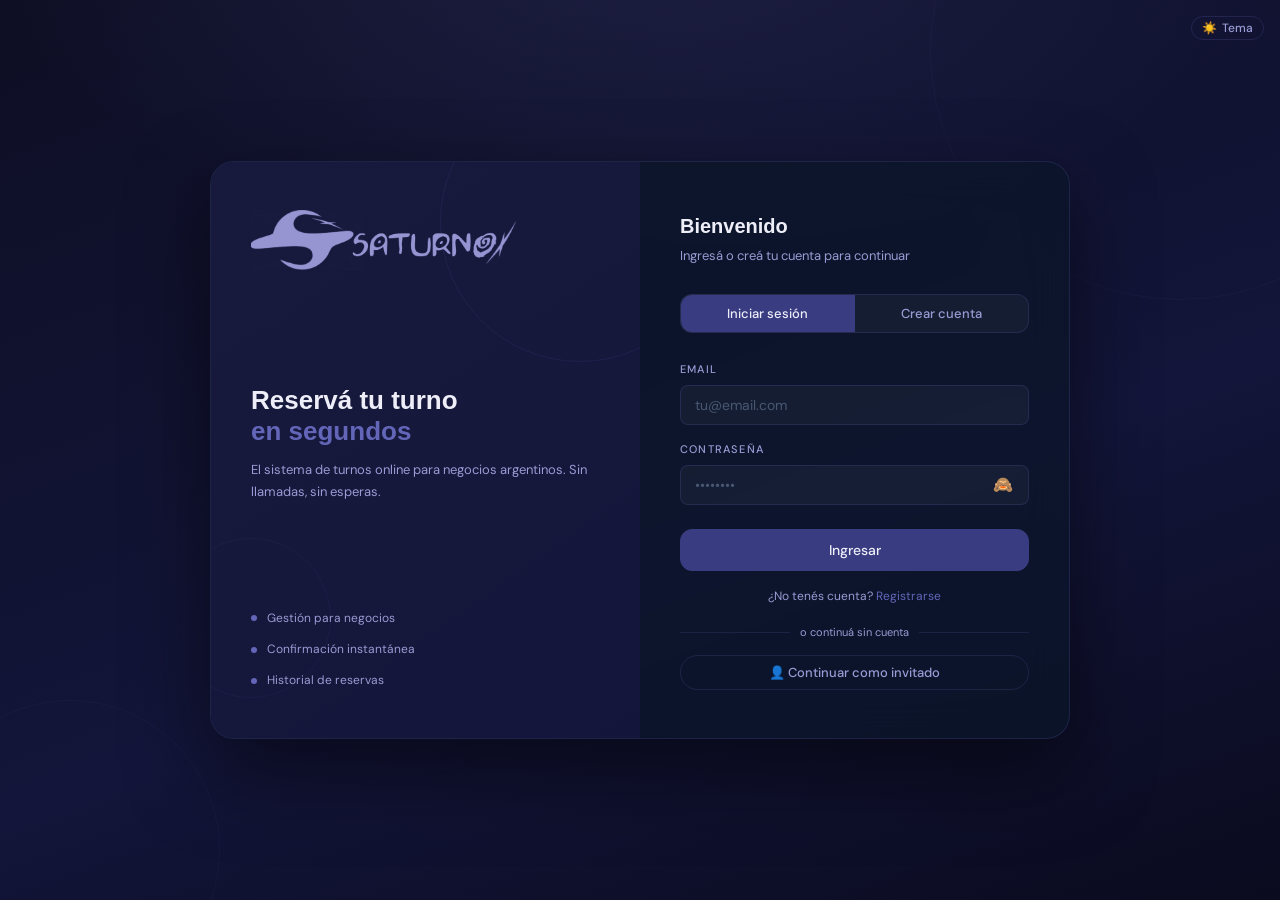
<file: index.html>
<!DOCTYPE html>
<html lang="es">
<head>
  <meta charset="UTF-8" />
  <meta name="viewport" content="width=device-width, initial-scale=1.0" />
  <title>SaturnoX – Iniciar sesión</title>
  <link rel="stylesheet" href="styles.css" />
  <style>
    body {
      display: flex;
      flex-direction: column;
      min-height: 100vh;
      background: radial-gradient(ellipse 80% 60% at 50% -10%, rgba(99,102,184,.18) 0%, transparent 65%),
                  linear-gradient(160deg, var(--navy) 0%, var(--navy2) 60%, var(--navy3) 100%);
    }
    [data-theme="light"] body {
      background: radial-gradient(ellipse 80% 60% at 50% -10%, rgba(99,102,184,.13) 0%, transparent 65%),
                  linear-gradient(160deg, #EEEEF8 0%, #E4E5F4 60%, #D8DAF0 100%);
    }

    /* HERO */
    .auth-layout {
      flex: 1;
      display: flex;
      align-items: center;
      justify-content: center;
      padding: 40px 20px;
      position: relative;
      overflow: hidden;
    }
    .ring {
      position: absolute;
      border-radius: 50%;
      border: 1px solid rgba(99,102,184,.06);
      pointer-events: none;
    }

    /* AUTH BOX */
    .auth-box {
      width: 100%;
      max-width: 860px;
      display: grid;
      grid-template-columns: 1fr 1fr;
      border: var(--border);
      border-radius: var(--r-xl);
      overflow: hidden;
      background: rgba(10,22,40,.7);
      backdrop-filter: blur(20px);
      box-shadow: 0 32px 80px rgba(0,0,0,.5);
    }

    /* LEFT PANEL */
    .auth-left {
      background: linear-gradient(145deg, var(--blue-900) 0%, var(--navy2) 100%);
      padding: 48px 40px;
      display: flex;
      flex-direction: column;
      justify-content: space-between;
      position: relative;
      overflow: hidden;
    }
    .auth-left::before {
      content: '';
      position: absolute;
      width: 280px; height: 280px;
      border-radius: 50%;
      border: 1px solid rgba(99,102,184,.12);
      top: -80px; right: -80px;
    }
    .auth-left::after {
      content: '';
      position: absolute;
      width: 160px; height: 160px;
      border-radius: 50%;
      border: 1px solid rgba(99,102,184,.08);
      bottom: 40px; left: -40px;
    }
    .auth-logo {
      font-family: var(--font-display);
      font-size: 18px; font-weight: 700;
      color: var(--blue-200);
      letter-spacing: -.5px;
      position: relative; z-index: 1;
    }
    .auth-logo span { color: var(--blue-400); }
    .auth-tagline {
      position: relative; z-index: 1;
    }
    .auth-tagline h1 {
      font-family: var(--font-display);
      font-size: 26px; font-weight: 700;
      color: var(--blue-50);
      line-height: 1.2;
      margin-bottom: 12px;
    }
    .auth-tagline h1 em { color: var(--blue-400); font-style: normal; }
    .auth-tagline p { font-size: 13px; color: var(--blue-200); line-height: 1.65; }
    .auth-features {
      position: relative; z-index: 1;
      display: flex; flex-direction: column; gap: 12px;
    }
    .feature-item {
      display: flex; align-items: center; gap: 10px;
      font-size: 12px; color: var(--blue-200);
    }
    .feature-dot {
      width: 6px; height: 6px;
      border-radius: 50%;
      background: var(--blue-400);
      flex-shrink: 0;
    }

    /* RIGHT PANEL */
    .auth-right {
      padding: 48px 40px;
      display: flex;
      flex-direction: column;
      justify-content: center;
    }
    .auth-right h2 {
      font-family: var(--font-display);
      font-size: 20px; font-weight: 700;
      color: var(--blue-50);
      margin-bottom: 4px;
    }
    .auth-right .sub {
      font-size: 13px; color: var(--blue-200);
      margin-bottom: 28px;
    }

    /* TABS */
    .tabs {
      display: flex; gap: 0;
      background: rgba(255,255,255,.04);
      border: var(--border);
      border-radius: var(--r-md);
      overflow: hidden;
      margin-bottom: 28px;
    }
    .tab-btn {
      flex: 1; padding: 10px 12px;
      background: transparent; border: none;
      font-family: var(--font-body);
      font-size: 13px; font-weight: 500;
      color: var(--blue-200);
      cursor: pointer; transition: all .2s;
    }
    .tab-btn.active {
      background: var(--blue-600);
      color: var(--blue-50);
    }

    /* FORM PANEL */
    .tab-panel { display: none; }
    .tab-panel.active { display: block; animation: slideDown .2s ease; }

    /* ROLE SELECTOR */
    .role-selector {
      display: grid; grid-template-columns: 1fr 1fr;
      gap: 8px; margin-bottom: 16px;
    }
    .role-card {
      padding: 12px 14px;
      border: var(--border);
      border-radius: var(--r-md);
      cursor: pointer;
      background: transparent;
      transition: all .2s;
      text-align: left;
    }
    .role-card:hover { background: var(--glass-h); border-color: rgba(99,102,184,.4); }
    .role-card.selected { background: rgba(57,60,128,.2); border-color: var(--blue-400); }
    .role-card .role-icon { font-size: 22px; margin-bottom: 6px; display: block; }
    .role-card .role-name {
      font-size: 13px; font-weight: 500; color: var(--blue-50); display: block;
    }
    .role-card .role-desc { font-size: 11px; color: var(--blue-200); }

    /* GLOBAL ERROR */
    .alert {
      padding: 10px 14px;
      border-radius: var(--r-sm);
      font-size: 13px;
      margin-bottom: 14px;
      display: none;
    }
    .alert.error { background: var(--red-bg); border: 1px solid var(--red-bd); color: var(--red); display: block; }
    .alert.success { background: var(--green-bg); border: 1px solid var(--green-bd); color: var(--green); display: block; }

    /* RESPONSIVE */
    @media (max-width: 700px) {
      .auth-layout { padding: 0; align-items: stretch; }
      .auth-box {
        grid-template-columns: 1fr;
        border-radius: 0;
        border-left: none; border-right: none;
        min-height: 100vh;
        box-shadow: none;
      }
      .auth-left { display: none; }
      .auth-right { padding: 40px 24px 32px; justify-content: flex-start; }
      .auth-right h2 { font-size: 24px; }
      .role-selector { grid-template-columns: 1fr 1fr; }
      .role-card { padding: 10px; }
      .form-row { grid-template-columns: 1fr; }
      .mobile-logo-wrap { display: block !important; }
    }
    @media (max-width: 400px) {
      .auth-right { padding: 32px 16px 24px; }
    }
    /* Mobile: solo ícono en el toggle */
    @media (max-width: 640px) {
      .theme-label { display: none; }
      .theme-toggle { padding: 6px 8px; width: 36px; height: 36px; justify-content: center; border-radius: 50%; }
    }
</style>
</head>
<body>

<!-- THEME TOGGLE (top-right fixed) -->
<div style="position:fixed;top:14px;right:16px;z-index:500;">
  <button class="theme-toggle" id="themeToggleBtn" onclick="toggleTheme()" title="Cambiar tema"><span id="themeIcon">🌙</span><span class="theme-label"> Tema</span></button>
</div>

<div class="auth-layout">
  <div class="ring" style="width:500px;height:500px;top:-200px;right:-150px;"></div>
  <div class="ring" style="width:300px;height:300px;bottom:-100px;left:-80px;"></div>

  <div class="auth-box">
    <!-- IZQUIERDA -->
    <div class="auth-left">
      <div class="auth-logo"><img id="logoAuth" src="saturnox.png" alt="SaturnoX" style="height:60px;width:auto;filter:brightness(1.1);align-items: center;" /></div>
      <div class="auth-tagline">
        <h1>Reservá tu turno<br><em>en segundos</em></h1>
        <p>El sistema de turnos online para negocios argentinos. Sin llamadas, sin esperas.</p>
      </div>
      <div class="auth-features">
        <div class="feature-item"><div class="feature-dot"></div>Gestión para negocios</div>
        <div class="feature-item"><div class="feature-dot"></div>Confirmación instantánea</div>
        <div class="feature-item"><div class="feature-dot"></div>Historial de reservas</div>
      </div>
    </div>

    <!-- DERECHA -->
    <div class="auth-right">
      <div style="display:none;margin-bottom:28px;" class="mobile-logo-wrap">
        <img id="logoMobile" src="saturnox.png" alt="SaturnoX" style="height:44px;width:auto;filter:brightness(1.1);" />
        <p style="font-size:12px;color:var(--blue-200);margin-top:8px;">El sistema de turnos online para negocios argentinos.</p>
      </div>
      <h2>Bienvenido</h2>
      <p class="sub">Ingresá o creá tu cuenta para continuar</p>

      <div class="tabs">
        <button class="tab-btn active" onclick="switchTab('login')">Iniciar sesión</button>
        <button class="tab-btn" onclick="switchTab('register')">Crear cuenta</button>
      </div>

      <!-- LOGIN -->
      <div class="tab-panel active" id="panel-login">
        <div class="alert" id="loginAlert"></div>
        <div class="form-group">
          <label class="form-label">Email</label>
          <input class="form-input" type="email" id="loginEmail" placeholder="tu@email.com" />
        </div>
        <div class="form-group">
          <label class="form-label">Contraseña</label>
          <div style="position:relative;">
            <input class="form-input" type="password" id="loginPass" placeholder="••••••••" style="padding-right:44px;" />
            <button type="button" onclick="togglePassVis('loginPass','eyeLogin')" style="position:absolute;right:12px;top:50%;transform:translateY(-50%);background:none;border:none;cursor:pointer;color:var(--blue-200);font-size:16px;padding:4px;line-height:1;" id="eyeLogin">🙈</button>
          </div>
        </div>
        <button class="btn primary lg full" onclick="doLogin()" style="margin-top:8px;">
          Ingresar
        </button>
        <p style="text-align:center;margin-top:16px;font-size:12px;color:var(--blue-200);">
          ¿No tenés cuenta? <a href="#" onclick="switchTab('register')" style="color:var(--blue-400);text-decoration:none;">Registrarse</a>
        </p>

        <!-- DIVISOR -->
        <div style="display:flex;align-items:center;gap:10px;margin:18px 0 4px;">
          <div style="flex:1;height:1px;background:rgba(99,102,184,.18);"></div>
          <span style="font-size:11px;color:var(--blue-200);white-space:nowrap;">o continuá sin cuenta</span>
          <div style="flex:1;height:1px;background:rgba(99,102,184,.18);"></div>
        </div>
        <button class="btn full" onclick="enterAsGuest()" style="margin-top:10px;color:var(--blue-200);border-color:rgba(99,102,184,.2);">
          👤 Continuar como invitado
        </button>
      </div>

      <!-- REGISTRO -->
      <div class="tab-panel" id="panel-register">
        <div class="alert" id="registerAlert"></div>

        <div style="margin-bottom:14px;">
          <div class="form-label" style="margin-bottom:8px;">Tipo de cuenta</div>
          <div class="role-selector">
            <div class="role-card selected" id="roleUser" onclick="selectRole('user')">
              <span class="role-icon">👤</span>
              <span class="role-name">Usuario</span>
              <span class="role-desc">Reservar turnos</span>
            </div>
            <div class="role-card" id="roleBiz" onclick="selectRole('business')">
              <span class="role-icon">🏪</span>
              <span class="role-name">Negocio</span>
              <span class="role-desc">Gestionar turnos</span>
            </div>
          </div>
        </div>

        <div class="form-row">
          <div class="form-group">
            <label class="form-label">Nombre</label>
            <input class="form-input" type="text" id="regName" placeholder="Juan" />
          </div>
          <div class="form-group">
            <label class="form-label">Apellido</label>
            <input class="form-input" type="text" id="regLast" placeholder="García" />
          </div>
        </div>
        <div class="form-group">
          <label class="form-label">Email</label>
          <input class="form-input" type="email" id="regEmail" placeholder="tu@email.com" />
        </div>
        <div class="form-group">
          <label class="form-label">Contraseña</label>
          <div style="position:relative;">
            <input class="form-input" type="password" id="regPass" placeholder="Mínimo 6 caracteres" oninput="checkPassStrength(this.value)" style="padding-right:44px;" />
            <button type="button" onclick="togglePassVis('regPass','eyeReg')" style="position:absolute;right:12px;top:50%;transform:translateY(-50%);background:none;border:none;cursor:pointer;color:var(--blue-200);font-size:16px;padding:4px;line-height:1;" id="eyeReg">🙈</button>
          </div>
          <div id="passStrengthWrap" style="margin-top:8px;display:none;">
            <div style="display:flex;gap:4px;margin-bottom:5px;">
              <div id="psBar1" style="flex:1;height:4px;border-radius:4px;background:rgba(99,102,184,.15);transition:background .3s;"></div>
              <div id="psBar2" style="flex:1;height:4px;border-radius:4px;background:rgba(99,102,184,.15);transition:background .3s;"></div>
              <div id="psBar3" style="flex:1;height:4px;border-radius:4px;background:rgba(99,102,184,.15);transition:background .3s;"></div>
              <div id="psBar4" style="flex:1;height:4px;border-radius:4px;background:rgba(99,102,184,.15);transition:background .3s;"></div>
            </div>
            <span id="passStrengthLabel" style="font-size:11px;font-weight:500;"></span>
          </div>
        </div>
        <button class="btn primary lg full" onclick="doRegister()" style="margin-top:8px;">
          Crear cuenta
        </button>
      </div>
    </div>
  </div>
</div>

<script src="app.js"></script>
<script>
  // ── TEMA ──
  function updateLogo(theme) {
    const src = theme === 'light' ? 'saturnoxdark.png' : 'saturnox.png';
    document.querySelectorAll('#logoAuth,#logoMobile').forEach(el => el && (el.src = src));
  }
  function initTheme() {
    const t = localStorage.getItem('sx_theme') || 'dark';
    document.documentElement.setAttribute('data-theme', t);
    updateThemeBtn(t);
    updateLogo(t);
  }
  function toggleTheme() {
    const cur = document.documentElement.getAttribute('data-theme') || 'dark';
    const next = cur === 'dark' ? 'light' : 'dark';
    document.documentElement.setAttribute('data-theme', next);
    localStorage.setItem('sx_theme', next);
    updateThemeBtn(next);
    updateLogo(next);
  }
  function updateThemeBtn(t) {
    const icon = document.getElementById('themeIcon');
    if (icon) icon.textContent = t === 'dark' ? '☀️' : '🌙';
  }
  initTheme();

  // ── INVITADO ──
  function enterAsGuest() {
    const guest = { id: 'guest_' + Date.now(), role: 'user', name: 'Invitado', lastName: '', isGuest: true };
    DB.setCurrentUser(guest);
    window.location.href = 'app.html';
  }

  // Si ya está logueado, redirigir
  (function() {
    const u = DB.getCurrentUser();
    if (u) window.location.href = u.role === 'business' ? 'business.html' : 'app.html';
  })();

  let selectedRole = 'user';

  function togglePassVis(inputId, btnId) {
    const inp = document.getElementById(inputId);
    const btn = document.getElementById(btnId);
    const isPass = inp.type === 'password';
    inp.type = isPass ? 'text' : 'password';
    btn.textContent = isPass ? '🙉' : '🙈';
  }

  function switchTab(tab) {
    document.querySelectorAll('.tab-btn').forEach((b,i) => b.classList.toggle('active', (i===0&&tab==='login')||(i===1&&tab==='register')));
    document.getElementById('panel-login').classList.toggle('active', tab==='login');
    document.getElementById('panel-register').classList.toggle('active', tab==='register');
  }

  function selectRole(role) {
    selectedRole = role;
    document.getElementById('roleUser').classList.toggle('selected', role==='user');
    document.getElementById('roleBiz').classList.toggle('selected', role==='business');
  }

  function showAlert(id, msg, type='error') {
    const el = document.getElementById(id);
    el.textContent = msg;
    el.className = `alert ${type}`;
  }

  function doLogin() {
    const email = document.getElementById('loginEmail').value.trim();
    const pass  = document.getElementById('loginPass').value;
    if (!email || !pass) { showAlert('loginAlert','Completá todos los campos.'); return; }
    const r = DB.loginUser(email, pass);
    if (!r.ok) { showAlert('loginAlert', r.msg); return; }
    DB.setCurrentUser(r.user);
    Toast.show('¡Bienvenido, ' + r.user.name + '!', 'success');
    setTimeout(() => {
      window.location.href = r.user.role === 'business' ? 'business.html' : 'app.html';
    }, 600);
  }

  function doRegister() {
    const name  = document.getElementById('regName').value.trim();
    const last  = document.getElementById('regLast').value.trim();
    const email = document.getElementById('regEmail').value.trim();
    const pass  = document.getElementById('regPass').value;
    if (!name || !last || !email || !pass) { showAlert('registerAlert','Completá todos los campos.'); return; }
    if (pass.length < 6) { showAlert('registerAlert','La contraseña debe tener al menos 6 caracteres.'); return; }
    if (!/^[^\s@]+@[^\s@]+\.[^\s@]+$/.test(email)) { showAlert('registerAlert','Ingresá un email válido.'); return; }
    const r = DB.registerUser({ name, lastName: last, email, password: pass, role: selectedRole });
    if (!r.ok) { showAlert('registerAlert', r.msg); return; }
    DB.setCurrentUser(r.user);
    showAlert('registerAlert','¡Cuenta creada! Redirigiendo...','success');
    setTimeout(() => {
      window.location.href = r.user.role === 'business' ? 'business.html' : 'app.html';
    }, 800);
  }

  function checkPassStrength(val) {
    const wrap = document.getElementById('passStrengthWrap');
    const label = document.getElementById('passStrengthLabel');
    const bars = [1,2,3,4].map(i => document.getElementById('psBar'+i));
    if (!val) { wrap.style.display = 'none'; return; }
    wrap.style.display = 'block';
    let score = 0;
    if (val.length >= 6)  score++;
    if (val.length >= 10) score++;
    if (/[A-Z]/.test(val) && /[a-z]/.test(val)) score++;
    if (/[0-9]/.test(val)) score++;
    if (/[^A-Za-z0-9]/.test(val)) score = Math.min(4, score + 1);
    score = Math.max(1, Math.min(4, score));
    const cfg = [
      null,
      { color:'#e05d5d', text:'Muy débil',  textColor:'#e05d5d' },
      { color:'#e0993a', text:'Débil',       textColor:'#e0993a' },
      { color:'#4dbf77', text:'Buena',       textColor:'#4dbf77' },
      { color:'#2ec08b', text:'Muy fuerte',  textColor:'#2ec08b' },
    ];
    bars.forEach((b, i) => { b.style.background = i < score ? cfg[score].color : 'rgba(99,102,184,.15)'; });
    label.textContent = cfg[score].text;
    label.style.color = cfg[score].textColor;
  }

  // Enter para login
  document.addEventListener('keydown', e => {
    if (e.key === 'Enter') {
      if (document.getElementById('panel-login').classList.contains('active')) doLogin();
      else doRegister();
    }
  });
</script>
</body>
</html>
</file>
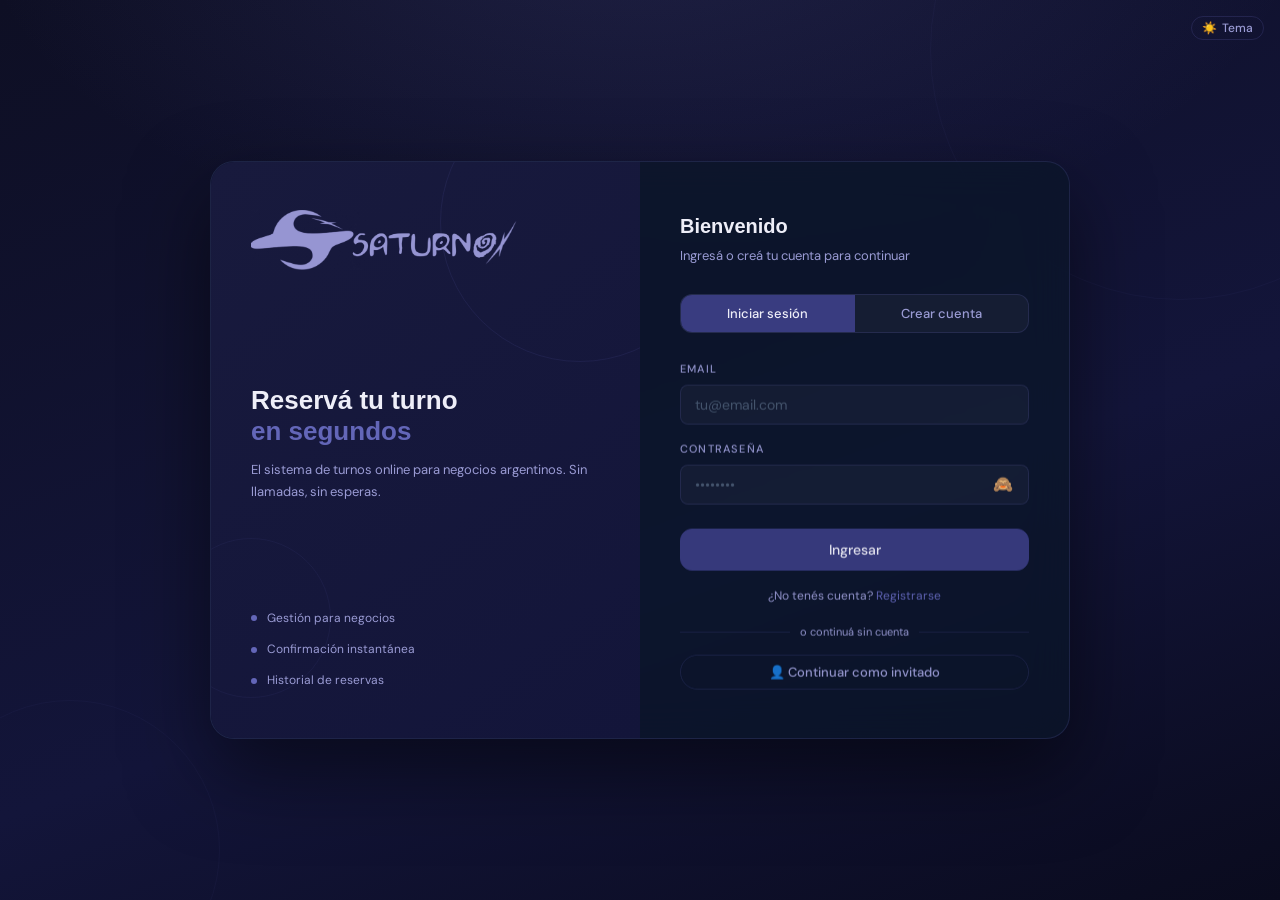
<file: app.html>
<!DOCTYPE html>
<html lang="es">
<head>
  <meta charset="UTF-8" />
  <meta name="viewport" content="width=device-width, initial-scale=1.0" />
  <title>SaturnoX – Mis Turnos</title>
  <link rel="stylesheet" href="styles.css" />
  <style>
    body { background: linear-gradient(160deg, var(--navy) 0%, var(--navy2) 60%, var(--navy3) 100%); }
    [data-theme="light"] body { background: linear-gradient(160deg, #EEEEF8 0%, #E4E5F4 60%, #D8DAF0 100%); }

    .hero { padding: 44px 40px 32px; position: relative; overflow: hidden; }
    .hero::before {
      content: ''; position: absolute; inset: 0;
      background: radial-gradient(ellipse 70% 50% at 50% 0%, rgba(99,102,184,.13) 0%, transparent 70%);
      pointer-events: none;
    }

    .hero-inner { position: relative; z-index: 1; max-width: 1100px; margin: 0 auto; }
    .hero-tag {
      display: inline-block; font-size: 10px; font-weight: 500; letter-spacing: 2px; text-transform: uppercase;
      color: var(--blue-400); background: rgba(99,102,184,.1); border: 1px solid rgba(99,102,184,.2);
      padding: 5px 14px; border-radius: 20px; margin-bottom: 14px;
    }
    .hero h1 { font-family: var(--font-display); font-size: clamp(26px,4vw,40px); font-weight: 700; color: var(--blue-400); margin-bottom: 8px; }
    .hero h1 em { color: var(--blue-50); font-style: normal; }
    .hero p { font-size: 14px; color: var(--blue-200); max-width: 460px; }

    /* NOTIF BANNER */
    .notif-banner {
      margin: 0 40px 0;max-width:1100px;
      background: rgba(239,159,39,.1); border: 1px solid rgba(239,159,39,.35);
      border-radius: var(--r-md); padding: 14px 18px;
      display: flex; align-items: center; gap: 14px;
      animation: slideDown .3s ease;
    }
    .notif-banner .nb-icon { font-size: 22px; flex-shrink:0; }
    .notif-banner .nb-text { flex:1; }
    .notif-banner .nb-title { font-size:14px;font-weight:600;color:var(--amber);margin-bottom:2px; }
    .notif-banner .nb-sub   { font-size:12px;color:rgba(239,159,39,.75); }
    .notif-banner .nb-btn {
      font-family:var(--font-body);font-size:12px;font-weight:500;
      padding:7px 14px;border-radius:16px;
      border:1px solid rgba(239,159,39,.4);background:rgba(239,159,39,.1);color:var(--amber);
      cursor:pointer;transition:all .2s;white-space:nowrap;
    }
    .notif-banner .nb-btn:hover { background:rgba(239,159,39,.2); }

    /* SEARCH */
    .search-section { background: rgba(255,255,255,.025); border-bottom: var(--border); padding: 20px 40px; }
    .search-inner { max-width: 1100px; margin: 0 auto; display: flex; gap: 10px; flex-wrap: wrap; align-items: center; }
    .search-wrap {
      flex: 1; min-width: 220px; display: flex; gap: 8px;
      background: rgba(255,255,255,.04); border: var(--border); border-radius: var(--r-md); padding: 6px;
    }
    .search-wrap input { flex: 1; background: transparent; border: none; outline: none; font-family: var(--font-body); font-size: 13px; color: var(--blue-50); padding: 4px 10px; }
    .search-wrap input::placeholder { color: rgba(181,212,244,.35); }
    .search-wrap button { background: var(--blue-600); color: var(--blue-50); border: none; border-radius: 8px; font-family: var(--font-body); font-size: 13px; font-weight: 500; padding: 8px 16px; cursor: pointer; transition: background .2s; }
    .search-wrap button:hover { background: var(--blue-700); }
    .cats { display: flex; gap: 6px; flex-wrap: wrap; }
    .cat-btn { font-family: var(--font-body); font-size: 12px; font-weight: 500; padding: 6px 14px; border-radius: 20px; border: 1px solid rgba(99,102,184,.2); background: transparent; color: var(--blue-200); cursor: pointer; transition: all .2s; }
    .cat-btn:hover, .cat-btn.active { background: var(--blue-600); border-color: var(--blue-600); color: var(--blue-50); }

    /* MAIN */
    .main { max-width: 1100px; margin: 0 auto; padding: 32px 40px; }
    .section-hdr { display: flex; align-items: center; justify-content: space-between; margin-bottom: 16px; }
    .section-ttl { font-family: var(--font-display); font-size: 13px; font-weight: 500; color: var(--blue-400); text-transform: uppercase; letter-spacing: 1.5px; }

    /* BIZ GRID */
    .biz-grid { display: grid; grid-template-columns: repeat(auto-fill, minmax(210px,1fr)); gap: 12px; margin-bottom: 28px; }
    .biz-card { background: var(--glass); border: var(--border); border-radius: var(--r-lg); padding: 20px; cursor: pointer; transition: all .22s; position: relative; overflow: hidden; }
    .biz-card::before { content: ''; position: absolute; top:0;left:0;right:0; height:2px; background: linear-gradient(90deg,transparent,rgba(99,102,184,.5),transparent); opacity:0; transition: opacity .2s; }
    .biz-card:hover { background: var(--glass-h); border-color: rgba(99,102,184,.38); transform: translateY(-3px); }
    .biz-card:hover::before { opacity:1; }
    .biz-card.selected { background: rgba(57,60,128,.18); border-color: var(--blue-400); }
    .biz-icon { width:42px;height:42px; border-radius:10px; background:rgba(99,102,184,.12); border:1px solid rgba(99,102,184,.18); display:flex;align-items:center;justify-content:center; font-size:20px; margin-bottom:12px; }
    .biz-name { font-family:var(--font-display);font-size:14px;font-weight:600;color:var(--blue-50);margin-bottom:3px; }
    .biz-type { font-size:11px;color:var(--blue-200);margin-bottom:8px; }
    .biz-meta { display:flex;gap:6px;flex-wrap:wrap; }

    /* BOOKING PANEL */
    .booking-panel { display:none; background:rgba(8,18,36,.7); border:var(--border); border-radius:var(--r-xl); padding:28px; margin-bottom:28px; animation: slideDown .25s ease; backdrop-filter: blur(10px); }
    .booking-panel.visible { display:block; }
    .panel-header { display:flex;align-items:flex-start;justify-content:space-between; margin-bottom:24px;gap:12px; }
    .panel-biz-name { font-family:var(--font-display);font-size:20px;font-weight:700;color:var(--blue-50);margin-bottom:3px; }
    .panel-biz-sub  { font-size:12px;color:var(--blue-200); }
    .sub-label { font-size:11px;font-weight:500;color:var(--blue-200);text-transform:uppercase;letter-spacing:1.5px;margin-bottom:10px; }

    /* DATES */
    .dates-row { display:flex;gap:8px;overflow-x:auto;padding-bottom:8px;margin-bottom:24px; }
    .date-pill { flex-shrink:0;min-width:52px; padding:10px 14px;border-radius:var(--r-sm); border:1px solid rgba(99,102,184,.2);background:transparent; cursor:pointer;text-align:center;transition:all .2s; }
    .date-pill.disabled { opacity:.3;cursor:not-allowed; }
    .date-pill:not(.disabled):hover { border-color:rgba(99,102,184,.5);background:rgba(99,102,184,.07); }
    .date-pill.active { background:var(--blue-600);border-color:var(--blue-600); }
    .date-pill .dow { font-size:10px;font-weight:500;color:var(--blue-200);text-transform:uppercase;letter-spacing:.5px;display:block; }
    .date-pill.active .dow { color:rgba(230,241,251,.6); }
    .date-pill .day { font-family:var(--font-display);font-size:18px;font-weight:700;color:var(--blue-50);display:block; }

    /* SLOTS */
    .slots-wrap { margin-bottom:24px; }
    .slots-grid { display:grid;grid-template-columns:repeat(auto-fill,minmax(70px,1fr));gap:7px; }
    .slot { padding:9px 4px;border-radius:8px; border:1px solid rgba(99,102,184,.15);background:transparent; color:var(--blue-100);font-size:12px;font-weight:500; cursor:pointer;text-align:center;transition:all .2s; font-family:var(--font-body); }
    .slot:hover:not(:disabled) { background:rgba(99,102,184,.12);border-color:rgba(99,102,184,.4); }
    .slot:disabled { opacity:.28;cursor:not-allowed;text-decoration:line-through; }
    .slot.active { background:var(--blue-600);border-color:var(--blue-400);color:var(--blue-50); }
    .no-slots { color:var(--blue-200);font-size:13px;padding:12px 0; }

    /* SERVICES */
    .svc-btn {
      display:flex;flex-direction:column;padding:10px 16px;border-radius:var(--r-md);
      border:1px solid rgba(99,102,184,.22);background:transparent;cursor:pointer;
      font-family:var(--font-body);text-align:left;transition:all .2s;min-width:140px;
    }
    .svc-btn:hover { background:rgba(99,102,184,.1);border-color:rgba(99,102,184,.45); }
    .svc-btn.active { background:rgba(57,60,128,.22);border-color:var(--blue-400); }
    .svc-btn-name { font-size:13px;font-weight:500;color:var(--blue-50); }
    .svc-btn-desc { font-size:11px;color:var(--blue-200);margin-top:2px; }
    .svc-btn-price { font-size:12px;font-weight:600;color:var(--green);margin-top:4px; }

    /* STAFF PICKER */
    .staff-btn {
      display:flex;flex-direction:column;align-items:center;padding:12px 16px;border-radius:var(--r-md);
      border:1px solid rgba(99,102,184,.22);background:transparent;cursor:pointer;
      font-family:var(--font-body);text-align:center;transition:all .22s;min-width:100px;
      position:relative;gap:6px;
    }
    .staff-btn:hover { background:rgba(99,102,184,.1);border-color:rgba(99,102,184,.45);transform:translateY(-2px); }
    .staff-btn.active { background:rgba(57,60,128,.22);border-color:var(--blue-400);box-shadow:0 0 0 2px rgba(99,102,184,.2); }
    .staff-btn-avatar {
      width:44px;height:44px;border-radius:50%;
      display:flex;align-items:center;justify-content:center;
      font-size:22px;border:2px solid rgba(99,102,184,.25);
      background:rgba(99,102,184,.1);flex-shrink:0;
    }
    .staff-btn.active .staff-btn-avatar { border-color:var(--blue-400); }
    .staff-btn-name { font-size:12px;font-weight:600;color:var(--blue-50); }
    .staff-btn-role { font-size:10px;color:var(--blue-200); }
    .staff-btn-any {
      display:flex;align-items:center;gap:8px;padding:10px 16px;border-radius:var(--r-md);
      border:1px solid rgba(99,102,184,.2);background:transparent;cursor:pointer;
      font-family:var(--font-body);font-size:13px;color:var(--blue-200);transition:all .2s;
    }
    .staff-btn-any:hover { background:rgba(99,102,184,.08);color:var(--blue-50); }
    .staff-btn-any.active { background:rgba(57,60,128,.15);border-color:var(--blue-400);color:var(--blue-50); }

    /* CONFIRM BAR */
    .confirm-bar { display:none;align-items:center;gap:14px; padding:16px 20px; background:rgba(57,60,128,.15); border:1px solid rgba(99,102,184,.28);border-radius:var(--r-md); }
    .confirm-bar.visible { display:flex; }
    .confirm-info { flex:1; }
    .confirm-info strong { color:var(--blue-50);font-size:15px;display:block;margin-bottom:2px; }
    .confirm-info small  { color:var(--blue-200);font-size:12px; }
    .btn-confirm { font-family:var(--font-body);font-size:14px;font-weight:500; padding:12px 24px;background:var(--blue-600);color:var(--blue-50); border:none;border-radius:var(--r-md);cursor:pointer;transition:background .2s;white-space:nowrap; }
    .btn-confirm:hover { background:var(--blue-700); }

    /* SUCCESS */
    .success-box { display:none;text-align:center;padding:24px; background:rgba(29,158,117,.1);border:1px solid var(--green-bd); border-radius:var(--r-md);margin-top:14px;animation:slideDown .25s ease; }
    .success-box.visible { display:block; }
    .success-box .suc-icon { font-size:36px;margin-bottom:8px; }
    .success-box p { color:var(--green);font-size:16px;font-weight:500;margin-bottom:4px; }
    .success-box small { color:var(--blue-200);font-size:13px; }

    /* APPOINTMENTS */
    .appt-list { display:flex;flex-direction:column;gap:10px; }
    .appt-card { display:flex;align-items:center;gap:16px; background:var(--glass);border:var(--border);border-radius:var(--r-md); padding:16px 20px;transition:background .2s; }
    .appt-card:hover { background:var(--glass-h); }
    .appt-card.cancelled-by-biz { border-color:rgba(239,159,39,.35);background:rgba(239,159,39,.04); }
    .appt-icon { font-size:24px;flex-shrink:0; }
    .appt-info { flex:1; }
    .appt-biz { font-family:var(--font-display);font-size:14px;font-weight:600;color:var(--blue-50);margin-bottom:2px; }
    .appt-time { font-size:12px;color:var(--blue-200); }
    .appt-reason { font-size:11px;color:var(--amber);margin-top:4px; }
    .appt-actions { display:flex;gap:6px;align-items:center; }
    .btn-cancel { font-family:var(--font-body);font-size:12px;font-weight:500; padding:6px 12px;border-radius:20px; border:1px solid var(--red-bd);background:var(--red-bg);color:var(--red); cursor:pointer;transition:all .2s; }
    .btn-cancel:hover { background:rgba(226,75,74,.2); }
    .empty-state { text-align:center;padding:40px;color:var(--blue-200);font-size:14px; }
    .empty-state .em-icon { font-size:40px;margin-bottom:12px; }

    /* STATS */
    .stats-row { display:flex;gap:12px;flex-wrap:wrap;margin-bottom:28px; }
    .stat-card { flex:1;min-width:130px; background:var(--glass);border:var(--border);border-radius:var(--r-md); padding:16px 20px; }
    .stat-num { font-family:var(--font-display);font-size:26px;font-weight:700;color:var(--blue-400);display:block; }
    .stat-lbl { font-size:11px;color:var(--blue-200);text-transform:uppercase;letter-spacing:1px; }

    /* HAMBURGER / MOBILE MENU */
    .hamburger-btn {
      display: none;
      flex-direction: column; justify-content: center; align-items: center;
      gap: 5px; width: 38px; height: 38px;
      background: rgba(99,102,184,.1); border: 1px solid rgba(99,102,184,.2);
      border-radius: var(--r-sm); cursor: pointer;
    }
    .hamburger-btn span {
      display: block; width: 18px; height: 2px;
      background: var(--blue-200); border-radius: 2px; transition: all .2s;
    }
    .mobile-menu {
      position: fixed; top: 60px; right: 12px; z-index: 300;
      background: var(--navy2); border: var(--border); border-radius: var(--r-lg);
      padding: 8px; min-width: 200px;
      box-shadow: 0 12px 40px rgba(0,0,0,.5);
      animation: slideDown .2s ease;
    }
    .mobile-menu.hidden { display: none; }
    .mobile-menu-item {
      display: block; width: 100%; text-align: left;
      padding: 11px 16px; border-radius: var(--r-sm);
      background: transparent; border: none;
      font-family: var(--font-body); font-size: 14px; font-weight: 500;
      color: var(--blue-100); cursor: pointer; transition: background .18s;
    }
    .mobile-menu-item:hover { background: rgba(99,102,184,.12); }
    .mobile-menu-item.danger-item { color: var(--red); }
    .mobile-menu-item.danger-item:hover { background: var(--red-bg); }

    @media (max-width: 640px) {
      /* NAV */
      .nav-desktop-btn { display: none !important; }
      .nav-username { display: none !important; }
      .hamburger-btn { display: flex; }

      /* LAYOUT SPACING */
      .hero { padding: 28px 16px 20px; }
      .search-section { padding: 14px 16px; }
      .main { padding: 20px 16px; }
      .notif-banner { margin: 0 16px; gap: 10px; padding: 12px 14px; }
      .notif-banner .nb-btn { padding: 6px 10px; font-size: 11px; }

      /* HERO */
      .hero h1 { font-size: 22px; }
      .hero p { font-size: 13px; }
      .hero-tag { font-size: 9px; }

      /* SEARCH */
      .search-inner { flex-direction: column; gap: 10px; }
      .search-wrap { min-width: 0; }
      .cats { gap: 5px; }
      .cat-btn { font-size: 11px; padding: 5px 10px; }

      /* BIZ GRID */
      .biz-grid { grid-template-columns: 1fr 1fr; gap: 8px; }
      .biz-card { padding: 14px; }
      .biz-name { font-size: 13px; }
      .biz-type { font-size: 10px; }

      /* BOOKING PANEL */
      .booking-panel { padding: 16px; border-radius: var(--r-lg); }
      .panel-header { flex-direction: column; gap: 10px; }
      .panel-header > div:last-child { align-self: flex-end; margin-top: -8px; }
      .panel-biz-name { font-size: 16px; }
      .slots-grid { grid-template-columns: repeat(auto-fill, minmax(60px, 1fr)); gap: 6px; }

      /* CONFIRM BAR */
      .confirm-bar { flex-direction: column; align-items: stretch; gap: 10px; padding: 14px; }
      .btn-confirm { width: 100%; text-align: center; padding: 14px; font-size: 15px; }
      .form-row { grid-template-columns: 1fr; }

      /* APPT CARDS */
      .appt-card { flex-wrap: wrap; gap: 10px; padding: 14px; }
      .appt-actions { width: 100%; justify-content: flex-end; }
      .stats-row { gap: 8px; }
      .stat-card { padding: 14px; min-width: 90px; }
      .stat-num { font-size: 22px; }
      .section-hdr { flex-wrap: wrap; gap: 10px; }
    }
    @media (max-width: 380px) {
      .biz-grid { grid-template-columns: 1fr; }
      .main { padding: 16px 12px; }
    }
  </style>
</head>
<body>

<nav class="navbar">
  <a href="app.html" class="logo"><img id="logoNav" src="saturnox.png" alt="SaturnoX" style="height:40px;width:auto;filter:brightness(1.1);vertical-align:middle;" /></a>
  <div class="nav-right">
    <button class="theme-toggle" id="themeToggleBtn" onclick="toggleTheme()" title="Cambiar tema"><span id="themeIcon">🌙</span><span class="theme-label nav-desktop-btn"> Tema</span></button>
    <span style="font-size:13px;color:var(--blue-200);" id="navUser" class="nav-username"></span>
    <button class="btn nav-desktop-btn" onclick="showSection('mis-turnos')">Mis turnos</button>
    <button class="btn nav-desktop-btn" onclick="showSection('buscar')">Buscar negocio</button>
    <button class="btn nav-desktop-btn" onclick="showSection('mis-resenas')">Mis reseñas</button>
    <button class="btn danger nav-desktop-btn" onclick="logout()">Salir</button>
    <button class="hamburger-btn" id="hamburgerBtn" onclick="toggleMobileMenu()" aria-label="Menú">
      <span></span><span></span><span></span>
    </button>
  </div>
</nav>

<!-- MOBILE DROPDOWN MENU -->
<div id="mobileMenu" class="mobile-menu hidden">
  <button class="mobile-menu-item" onclick="showSection('buscar');toggleMobileMenu()">🔍 Buscar negocio</button>
  <button class="mobile-menu-item" onclick="showSection('mis-turnos');toggleMobileMenu()">📅 Mis turnos</button>
  <button class="mobile-menu-item" onclick="showSection('mis-resenas');toggleMobileMenu()">⭐ Mis reseñas</button>
  <div style="height:1px;background:rgba(99,102,184,.15);margin:4px 0;"></div>
  <button class="mobile-menu-item" onclick="toggleTheme();toggleMobileMenu();" id="themeMenuBtn">☀️ Cambiar tema</button>
  <div style="height:1px;background:rgba(99,102,184,.15);margin:4px 0;"></div>
  <button class="mobile-menu-item danger-item" onclick="logout()">🚪 Cerrar sesión</button>
</div>

<!-- NOTIFICATION BANNER (cancellation from business) -->
<div id="notifBanner" style="max-width:1100px;margin:20px auto 0;padding:0 40px;display:none;">
  <div class="notif-banner">
    <div class="nb-icon">🔔</div>
    <div class="nb-text">
      <div class="nb-title" id="notifTitle"></div>
      <div class="nb-sub" id="notifSub"></div>
    </div>
    <button class="nb-btn" onclick="viewCancelledTurnos()">Ver mis turnos</button>
    <button class="nb-btn" onclick="dismissNotifs()" style="margin-left:4px;">✕</button>
  </div>
</div>

<div class="hero">
  <div class="hero-inner">
    <div class="hero-tag">Panel de usuario</div>
    <h1>Hola, <em id="heroName">...</em></h1>
    <p>Reservá turnos en tus negocios favoritos o consultá tus reservas activas.</p>
  </div>
</div>

<div class="search-section" id="searchSection">
  <div class="search-inner">
    <div class="search-wrap">
      <input type="text" id="searchInput" placeholder="Buscar negocio o rubro..." oninput="renderBiz()" />
      <button onclick="applyFilters()">Buscar</button>
    </div>
    <div class="cats">
      <button class="cat-btn active" onclick="filterCat(this,'all')">Todos</button>
      <button class="cat-btn" onclick="filterCat(this,'salud')">Salud</button>
      <button class="cat-btn" onclick="filterCat(this,'belleza')">Belleza</button>
      <button class="cat-btn" onclick="filterCat(this,'veterinaria')">Veterinaria</button>
      <button class="cat-btn" onclick="filterCat(this,'profesional')">Profesional</button>
      <button class="cat-btn" onclick="filterCat(this,'fitness')">Fitness</button>
      <button class="cat-btn" onclick="filterCat(this,'educacion')">Educación</button>
      <button class="cat-btn" onclick="filterCat(this,'otro')">Otros</button>
    </div>
  </div>
</div>

<div class="main">

  <!-- BUSCAR -->
  <div id="sec-buscar">
    <div class="section-hdr" style="margin-bottom:16px;">
      <div class="section-ttl">Negocios disponibles</div>
    </div>
    <div class="biz-grid" id="bizGrid"></div>

    <div class="booking-panel" id="bookingPanel">
      <div class="panel-header">
        <div>
          <div class="panel-biz-name" id="panelName"></div>
          <div class="panel-biz-sub"  id="panelSub"></div>
          <div id="panelPhone" style="font-size:13px;color:var(--blue-200);margin-top:6px;display:none;"></div>
          <div id="panelDesc" style="font-size:16px;color:var(--amber);margin-top:5px;line-height:1.55;display:none;"><h3>Descripción:</h3></div>
        </div>
        <button class="btn" onclick="closePanel()">✕ Cerrar</button>
      </div>

      <div class="sub-label">Elegí el día</div>
      <div class="dates-row" id="datePicker"></div>

      <!-- SELECTOR DE SERVICIO -->
      <div id="servicePickerWrap" style="display:none;margin-bottom:20px;">
        <div class="sub-label">Elegí el servicio</div>
        <div id="servicePickerGrid" style="display:flex;flex-wrap:wrap;gap:8px;"></div>
      </div>

      <!-- SELECTOR DE PROFESIONAL / STAFF -->
      <div id="staffPickerWrap" style="display:none;margin-bottom:20px;">
        <div class="sub-label">¿Con quién querés ser atendido/a?</div>
        <div id="staffPickerGrid" style="display:flex;flex-wrap:wrap;gap:8px;"></div>
      </div>

      <div class="slots-wrap" id="slotsWrap">
        <div class="sub-label" id="slotsLabel">Horarios</div>
        <div class="slots-grid" id="slotsGrid"></div>
      </div>

      <div class="confirm-bar" id="confirmBar">
        <div class="confirm-info">
          <strong id="confirmSlot"></strong>
          <small id="confirmDate"></small>
        </div>
        <!-- RESERVA PARA OTRA PERSONA -->
        <div id="thirdPartyToggleRow" style="margin-bottom:12px;padding:12px 14px;background:rgba(99,102,184,.06);border:1px solid rgba(99,102,184,.15);border-radius:var(--r-md);">
          <div style="display:flex;align-items:center;gap:12px;cursor:pointer;user-select:none;" onclick="toggleThirdParty()">
            <div id="tpToggleTrack" style="position:relative;width:40px;height:22px;border-radius:11px;background:rgba(99,102,184,.15);border:1px solid rgba(99,102,184,.2);transition:all .25s;flex-shrink:0;">
              <div id="tpToggleThumb" style="position:absolute;top:3px;left:3px;width:14px;height:14px;border-radius:50%;background:var(--blue-200);transition:all .25s;"></div>
            </div>
            <span style="font-size:13px;color:var(--blue-100);" id="tpToggleLabel">¿Reservar para otra persona?</span>
          </div>
          <div id="thirdPartyFields" style="display:none;margin-top:12px;animation:slideDown .2s ease;">
            <div class="form-row" style="gap:10px;">
              <div class="form-group" style="flex:1;margin-bottom:0;">
                <label class="form-label" style="font-size:12px;">Nombre y apellido *</label>
                <input class="form-input" type="text" id="tpName" placeholder="Ej: Ana García" style="font-size:13px;" />
              </div>
              <div class="form-group" style="flex:1;margin-bottom:0;">
                <label class="form-label" style="font-size:12px;">DNI *</label>
                <input class="form-input" type="text" id="tpDni" placeholder="Ej: 30456789" maxlength="8" style="font-size:13px;" oninput="this.value=this.value.replace(/\D/g,'')" />
              </div>
            </div>
          </div>
        </div>
        <button class="btn-confirm" onclick="confirmBooking()">Confirmar turno →</button>
      </div>

      <!-- INFO SEÑA -->
      <div id="depositInfoBox" style="display:none;margin-top:16px;padding:16px 20px;background:rgba(239,159,39,.07);border:1px solid rgba(239,159,39,.3);border-radius:var(--r-md);">
        <div style="font-size:12px;font-weight:600;color:#e0993a;text-transform:uppercase;letter-spacing:1px;margin-bottom:10px;">💳 Este turno requiere seña</div>
        <div style="font-size:13px;color:var(--blue-100);line-height:2;">
          <div>Monto: <strong id="depositAmtLabel" style="color:var(--blue-50);"></strong></div>
          <div>Titular: <strong id="depositHolderLabel" style="color:var(--blue-50);"></strong></div>
          <div style="display:flex;align-items:center;gap:8px;flex-wrap:wrap;">
            Alias/CVU: <strong id="depositAliasLabel" style="color:var(--blue-50);"></strong>
            <button onclick="copyAlias()" style="background:rgba(99,102,184,.15);border:1px solid rgba(99,102,184,.2);border-radius:6px;color:var(--blue-200);font-size:11px;padding:2px 8px;cursor:pointer;">Copiar</button>
          </div>
          <div>Enviar comprobante a: <strong id="depositPhoneLabel" style="color:var(--blue-50);"></strong></div>
        </div>
        <p style="font-size:11px;color:var(--blue-200);margin-top:8px;">Una vez realizada la transferencia, enviá el comprobante al número indicado.</p>
      </div>

      <div class="success-box" id="successBox">
        <div class="suc-icon">✓</div>
        <p>¡Turno confirmado!</p>
        <small id="successDetail"></small>
        <br><br>
        <button class="btn primary" onclick="showSection('mis-turnos')">Ver mis turnos</button>
      </div>
    </div>
  </div>

  <!-- MIS TURNOS -->
  <div id="sec-mis-turnos" class="hidden">
    <div class="section-hdr" style="margin-bottom:20px;">
      <div class="section-ttl">Mis reservas</div>
      <button class="btn primary" onclick="showSection('buscar')">+ Nuevo turno</button>
    </div>

    <div class="stats-row" id="statsRow"></div>

    <!-- FILTER TABS -->
    <div style="display:flex;gap:6px;margin-bottom:16px;flex-wrap:wrap;" id="apptFilters">
      <button class="cat-btn active" onclick="filterAppts(this,'all')">Todos</button>
      <button class="cat-btn" onclick="filterAppts(this,'active')">Activos</button>
      <button class="cat-btn" onclick="filterAppts(this,'cancelled')">Cancelados</button>
    </div>

    <div id="apptList" class="appt-list"></div>
  </div>

  <!-- RESEÑAS -->
  <div id="sec-mis-resenas" class="hidden">
    <div class="section-hdr" style="margin-bottom:20px;">
      <div class="section-ttl">Mis reseñas</div>
    </div>
    <p style="font-size:13px;color:var(--blue-200);margin-bottom:20px;">Calificá los negocios donde reservaste turnos. Tu opinión ayuda a otros usuarios.</p>
    <div id="resenasList" style="display:flex;flex-direction:column;gap:14px;"></div>
  </div>

</div>

<!-- MODAL CANCELAR TURNO (usuario) -->
<div id="cancelApptModal" style="display:none;position:fixed;inset:0;background:rgba(0,0,0,.65);backdrop-filter:blur(6px);z-index:1000;align-items:center;justify-content:center;padding:20px;">
  <div style="background:var(--navy2);border:1px solid rgba(239,80,80,.25);border-radius:var(--r-xl);padding:32px;max-width:420px;width:100%;box-shadow:0 24px 60px rgba(0,0,0,.5);">
    <div style="font-size:36px;text-align:center;margin-bottom:12px;">⚠️</div>
    <h3 style="font-family:var(--font-display);font-size:18px;font-weight:700;color:var(--blue-50);text-align:center;margin-bottom:8px;">Cancelar turno</h3>
    <div id="cancelApptDetail" style="background:rgba(255,255,255,.04);border:var(--border);border-radius:var(--r-md);padding:14px 16px;margin-bottom:16px;text-align:center;">
      <div id="cancelApptBizName" style="font-family:var(--font-display);font-size:15px;font-weight:600;color:var(--blue-50);margin-bottom:4px;"></div>
      <div id="cancelApptDateTime" style="font-size:13px;color:var(--blue-200);"></div>
    </div>
    <p style="font-size:13px;color:var(--blue-200);text-align:center;margin-bottom:22px;">Esta acción no se puede deshacer. ¿Confirmás la cancelación?</p>
    <div style="display:flex;gap:10px;">
      <button class="btn danger lg" style="flex:1;" onclick="confirmCancelApptUser()">Sí, cancelar turno</button>
      <button class="btn lg" style="flex:1;" onclick="closeCancelApptModal()">Volver</button>
    </div>
  </div>
</div>

<!-- MODAL ELIMINAR RESEÑA -->
<div id="deleteReviewModal" style="display:none;position:fixed;inset:0;background:rgba(0,0,0,.65);backdrop-filter:blur(6px);z-index:1000;align-items:center;justify-content:center;padding:20px;">
  <div style="background:var(--navy2);border:1px solid rgba(239,80,80,.25);border-radius:var(--r-xl);padding:32px;max-width:400px;width:100%;box-shadow:0 24px 60px rgba(0,0,0,.5);text-align:center;">
    <div style="width:56px;height:56px;background:rgba(239,80,80,.12);border:1px solid rgba(239,80,80,.3);border-radius:50%;display:flex;align-items:center;justify-content:center;margin:0 auto 16px;font-size:24px;">🗑️</div>
    <h3 style="font-family:var(--font-display);font-size:18px;font-weight:700;color:var(--blue-50);margin-bottom:8px;">Eliminar reseña</h3>
    <p style="font-size:13px;color:var(--blue-200);margin-bottom:24px;line-height:1.6;">¿Estás seguro de que querés eliminar tu reseña?<br>Esta acción no se puede deshacer.</p>
    <div style="display:flex;gap:10px;">
      <button class="btn danger lg" style="flex:1;" onclick="confirmDeleteReview()">Sí, eliminar</button>
      <button class="btn lg" style="flex:1;" onclick="closeDeleteReviewModal()">Cancelar</button>
    </div>
  </div>
</div>

<!-- MODAL RESEÑA -->
<div id="reviewModal" style="display:none;position:fixed;inset:0;background:rgba(0,0,0,.6);backdrop-filter:blur(4px);z-index:1000;display:none;align-items:center;justify-content:center;padding:20px;">
  <div style="background:var(--navy2);border:var(--border);border-radius:var(--r-xl);padding:32px;max-width:460px;width:100%;">
    <h3 style="font-family:var(--font-display);font-size:18px;font-weight:700;color:var(--blue-50);margin-bottom:4px;" id="reviewModalTitle">Calificar negocio</h3>
    <p style="font-size:13px;color:var(--blue-200);margin-bottom:20px;" id="reviewModalSub"></p>
    <div style="margin-bottom:20px;">
      <div style="font-size:12px;color:var(--blue-200);margin-bottom:10px;text-transform:uppercase;letter-spacing:1px;font-weight:500;">Calificación</div>
      <div style="display:flex;gap:8px;" id="starSelector">
        <span class="review-star" data-v="1" onclick="setReviewStar(1)" style="font-size:28px;cursor:pointer;transition:transform .1s;filter:grayscale(1) opacity(.4);">★</span>
        <span class="review-star" data-v="2" onclick="setReviewStar(2)" style="font-size:28px;cursor:pointer;transition:transform .1s;filter:grayscale(1) opacity(.4);">★</span>
        <span class="review-star" data-v="3" onclick="setReviewStar(3)" style="font-size:28px;cursor:pointer;transition:transform .1s;filter:grayscale(1) opacity(.4);">★</span>
        <span class="review-star" data-v="4" onclick="setReviewStar(4)" style="font-size:28px;cursor:pointer;transition:transform .1s;filter:grayscale(1) opacity(.4);">★</span>
        <span class="review-star" data-v="5" onclick="setReviewStar(5)" style="font-size:28px;cursor:pointer;transition:transform .1s;filter:grayscale(1) opacity(.4);">★</span>
      </div>
    </div>
    <div style="margin-bottom:20px;">
      <div style="font-size:12px;color:var(--blue-200);margin-bottom:8px;text-transform:uppercase;letter-spacing:1px;font-weight:500;">Comentario (opcional)</div>
      <textarea id="reviewComment" style="width:100%;min-height:90px;background:rgba(255,255,255,.04);border:var(--border);border-radius:var(--r-md);padding:10px 14px;font-family:var(--font-body);font-size:13px;color:var(--blue-50);resize:vertical;outline:none;box-sizing:border-box;" placeholder="Contá tu experiencia..."></textarea>
    </div>
    <div id="reviewAlert" style="font-size:12px;color:#e05d5d;margin-bottom:12px;display:none;"></div>
    <div style="display:flex;gap:10px;">
      <button class="btn primary lg" onclick="submitReview()">Guardar reseña</button>
      <button class="btn" onclick="closeReviewModal()">Cancelar</button>
    </div>
  </div>
</div>

<!-- MODAL DATOS INVITADO -->
<div id="guestModal" style="display:none;position:fixed;inset:0;background:rgba(0,0,0,.65);backdrop-filter:blur(6px);z-index:1000;align-items:center;justify-content:center;padding:20px;">
  <div style="background:var(--navy2);border:var(--border);border-radius:var(--r-xl);padding:32px;max-width:440px;width:100%;box-shadow:0 24px 60px rgba(0,0,0,.5);">
    <div style="font-size:32px;text-align:center;margin-bottom:10px;">👤</div>
    <h3 style="font-family:var(--font-display);font-size:18px;font-weight:700;color:var(--blue-50);text-align:center;margin-bottom:6px;">Tus datos de contacto</h3>
    <p style="font-size:13px;color:var(--blue-200);text-align:center;margin-bottom:22px;line-height:1.55;">Completá tus datos para que el negocio pueda identificarte.</p>
    <div id="guestModalAlert" style="font-size:12px;color:var(--red);margin-bottom:10px;display:none;background:var(--red-bg);border:1px solid var(--red-bd);border-radius:var(--r-sm);padding:8px 12px;"></div>
    <div class="form-row">
      <div class="form-group">
        <label class="form-label">Nombre *</label>
        <input class="form-input" type="text" id="guestName" placeholder="Ej: Juan" />
      </div>
      <div class="form-group">
        <label class="form-label">Apellido *</label>
        <input class="form-input" type="text" id="guestLastName" placeholder="Ej: García" />
      </div>
    </div>
    <div class="form-group">
      <label class="form-label">Teléfono de contacto *</label>
      <input class="form-input" type="tel" id="guestPhone" placeholder="Ej: 11 2345-6789" />
    </div>
    <div style="display:flex;gap:10px;margin-top:6px;">
      <button class="btn primary lg" style="flex:1;" onclick="confirmGuestAndBook()">Confirmar turno →</button>
      <button class="btn lg" onclick="closeGuestModal()">Cancelar</button>
    </div>
    <p style="font-size:11px;color:var(--blue-200);text-align:center;margin-top:14px;">
      ¿Querés guardar tu historial? <a href="#" onclick="DB.logout();window.location.href='index.html';return false;" style="color:var(--blue-400);text-decoration:none;">Crear cuenta gratis</a>
    </p>
  </div>
</div>

<div class="toast-container" id="toastContainer"></div>

<script src="app.js"></script>
<script>
  let currentUser, selectedBiz=null, selectedDate=null, selectedSlot=null, selectedService=null, selectedStaff=null, staffChosen=false, currentCat='all', apptFilter='all';

  // ── TEMA ──
  function updateLogo(theme) {
    const el = document.getElementById('logoNav');
    if (el) el.src = theme === 'light' ? 'saturnoxdark.png' : 'saturnox.png';
  }
  function initTheme() {
    const t = localStorage.getItem('sx_theme') || 'dark';
    document.documentElement.setAttribute('data-theme', t);
    updateThemeBtn(t);
    updateLogo(t);
  }
  function toggleTheme() {
    const cur = document.documentElement.getAttribute('data-theme') || 'dark';
    const next = cur === 'dark' ? 'light' : 'dark';
    document.documentElement.setAttribute('data-theme', next);
    localStorage.setItem('sx_theme', next);
    updateThemeBtn(next);
    updateLogo(next);
  }
  function updateThemeBtn(t) {
    const icon = document.getElementById('themeIcon');
    const mBtn = document.getElementById('themeMenuBtn');
    if (icon) icon.textContent = t === 'dark' ? '☀️' : '🌙';
    if (mBtn) mBtn.textContent = t === 'dark' ? '☀️ Cambiar tema' : '🌙 Cambiar tema';
  }
  initTheme();

  function toggleMobileMenu() {
    document.getElementById('mobileMenu').classList.toggle('hidden');
  }
  // Close menu when clicking outside
  document.addEventListener('click', function(e) {
    const menu = document.getElementById('mobileMenu');
    const btn = document.getElementById('hamburgerBtn');
    if (!menu.classList.contains('hidden') && !menu.contains(e.target) && !btn.contains(e.target)) {
      menu.classList.add('hidden');
    }
  });

  window.onload = function() {
    // Permitir invitados (isGuest) además de usuarios registrados
    currentUser = DB.getCurrentUser();
    if (!currentUser) { location.href = 'index.html'; return; }
    if (currentUser.role === 'business') { location.href = 'business.html'; return; }

    if (currentUser.isGuest) {
      document.getElementById('navUser').textContent = 'Invitado';
      document.getElementById('heroName').textContent = 'Invitado';
      // Banner invitado
      showGuestBanner();
    } else {
      document.getElementById('navUser').textContent = currentUser.name + ' ' + currentUser.lastName;
      document.getElementById('heroName').textContent = currentUser.name;
      checkPendingNotifs();
    }
    renderBiz();
    showSection('buscar');
  };

  /* ── NOTIFICACIONES DE CANCELACIÓN POR NEGOCIO ── */
  function checkPendingNotifs() {
    const pending = DB.getPendingNotifs(currentUser.id);
    if (!pending.length) return;
    const n = pending.length;
    document.getElementById('notifTitle').textContent = `${n} turno${n>1?'s':''} cancelado${n>1?'s':''} por el negocio`;
    const names = [...new Set(pending.map(a=>a.bizName))].join(', ');
    document.getElementById('notifSub').textContent = `De: ${names}. Podés reservar un nuevo turno.`;
    document.getElementById('notifBanner').style.display = 'block';
  }

  function dismissNotifs() {
    DB.markAllNotified(currentUser.id);
    document.getElementById('notifBanner').style.display = 'none';
  }

  function viewCancelledTurnos() {
    DB.markAllNotified(currentUser.id);
    document.getElementById('notifBanner').style.display = 'none';
    showSection('mis-turnos');
    // Activate "Cancelados" filter
    document.querySelectorAll('#apptFilters .cat-btn').forEach(b=>b.classList.remove('active'));
    document.querySelectorAll('#apptFilters .cat-btn')[2].classList.add('active');
    apptFilter = 'cancelled';
    renderMyAppointments();
  }

  /* ── SECTIONS ── */
  function showSection(sec) {
    document.getElementById('sec-buscar').classList.toggle('hidden', sec !== 'buscar');
    document.getElementById('sec-mis-turnos').classList.toggle('hidden', sec !== 'mis-turnos');
    document.getElementById('sec-mis-resenas').classList.toggle('hidden', sec !== 'mis-resenas');
    document.getElementById('searchSection').classList.toggle('hidden', sec !== 'buscar');
    if (sec === 'mis-turnos') renderMyAppointments();
    if (sec === 'buscar') { closePanel(); renderBiz(); }
    if (sec === 'mis-resenas') renderMisResenas();
  }

  /* ── NEGOCIOS ── */
  function renderBiz() {
    const q = (document.getElementById('searchInput').value || '').toLowerCase();
    let list = DB.getBusinesses().filter(b => b.active);
    if (currentCat !== 'all') list = list.filter(b => b.category === currentCat);
    if (q) list = list.filter(b => b.name.toLowerCase().includes(q) || b.type.toLowerCase().includes(q));

    // Ordenar por promedio de reseñas (mayor primero, sin reseñas al final)
    list.sort((a, b) => {
      const rA = parseFloat(DB.getBizAvgRating(a.id)) || 0;
      const rB = parseFloat(DB.getBizAvgRating(b.id)) || 0;
      return rB - rA;
    });

    const grid = document.getElementById('bizGrid');
    if (!list.length) {
      grid.innerHTML = '<p style="color:var(--blue-200);grid-column:1/-1;padding:20px 0;">No se encontraron negocios.</p>';
      return;
    }
    grid.innerHTML = list.map(b => {
      const avg = DB.getBizAvgRating(b.id);
      const services = DB.getBizServices(b.id);
      const hasServices = services.length > 0;
      // Si hay servicios, mostrar el rango de precios
      let priceTag = '';
      if (hasServices) {
        const prices = services.filter(s => s.price != null).map(s => s.price);
        if (prices.length) {
          const min = Math.min(...prices), max = Math.max(...prices);
          priceTag = min === max
            ? `<span class="badge" style="color:var(--green);border-color:var(--green-bd);background:var(--green-bg);">$ ${Number(min).toLocaleString('es-AR')}</span>`
            : `<span class="badge" style="color:var(--green);border-color:var(--green-bd);background:var(--green-bg);">$ ${Number(min).toLocaleString('es-AR')} – ${Number(max).toLocaleString('es-AR')}</span>`;
        }
      } else if (b.price != null) {
        priceTag = `<span class="badge" style="color:var(--green);border-color:var(--green-bd);background:var(--green-bg);">$\u00a0${Number(b.price).toLocaleString('es-AR')}</span>`;
      }
      return `
      <div class="biz-card ${selectedBiz && selectedBiz.id===b.id?'selected':''}" onclick="selectBiz(${b.id})">
        <div class="biz-icon">${b.icon||'🏪'}</div>
        <div class="biz-name">${b.name}</div>
        <div class="biz-type">${b.type}${b.address?' · '+b.address:''}</div>
        ${b.desc ? `<div style="font-size:14px;color:var(--amber);margin-bottom:8px;line-height:1.5;display:-webkit-box;-webkit-line-clamp:2;-webkit-box-orient:vertical;overflow:hidden;">${b.desc}</div>` : ''}
        ${hasServices ? `<div style="font-size:11px;color:var(--blue-200);margin-bottom:6px;">🛎 ${services.length} servicio${services.length>1?'s':''}: ${services.map(s=>s.name).slice(0,2).join(', ')}${services.length>2?'…':''}</div>` : ''}
        <div class="biz-meta">
          <span class="badge green">Disponible</span>
          ${!hasServices ? `<span class="badge">${b.startTime}–${b.endTime}</span>` : ''}
          ${!hasServices && b.startTime2 && b.endTime2 ? `<span class="badge">${b.startTime2}–${b.endTime2}</span>` : ''}
          ${avg ? `<span class="badge" style="color:#f5c842;border-color:rgba(245,200,66,.25);background:rgba(245,200,66,.08);">⭐ ${avg}</span>` : ''}
          ${priceTag}
        </div>
      </div>
    `}).join('');
  }

  function filterCat(btn, cat) {
    currentCat = cat;
    document.querySelectorAll('.cats .cat-btn').forEach(b => b.classList.remove('active'));
    btn.classList.add('active');
    closePanel(); renderBiz();
  }

  function applyFilters() { closePanel(); renderBiz(); }

  document.addEventListener('keydown', e => {
    if (e.key === 'Enter' && document.activeElement.id === 'searchInput') applyFilters();
  });

  /* ── SELECT BIZ ── */
  function selectBiz(id) {
    // Si se hace click en el mismo negocio ya abierto, cerrar el panel
    if (selectedBiz && selectedBiz.id === id && document.getElementById('bookingPanel').classList.contains('visible')) {
      closePanel(); return;
    }
    selectedBiz = DB.getBusinesses().find(b => b.id === id);
    selectedDate = null; selectedSlot = null; selectedService = null; selectedStaff = null; staffChosen = false;

    document.getElementById('panelName').textContent = selectedBiz.name;
    const _hasSvc = DB.getBizServices(selectedBiz.id).length > 0;
    document.getElementById('panelSub').textContent  = selectedBiz.type + (selectedBiz.address ? '  ·  '+selectedBiz.address : '') + (!_hasSvc ? '  ·  '+selectedBiz.startTime+' – '+selectedBiz.endTime + (selectedBiz.startTime2 && selectedBiz.endTime2 ? '  |  '+selectedBiz.startTime2+' – '+selectedBiz.endTime2 : '') : '');
    // Teléfono de contacto
    const phoneEl = document.getElementById('panelPhone');
    if (selectedBiz.phone) {
      phoneEl.innerHTML = `📞 Cualquier consulta al <strong style="color:var(--blue-50);">${selectedBiz.phone}</strong>`;
      phoneEl.style.display = 'block';
    } else {
      phoneEl.style.display = 'none';
    }
    const descEl = document.getElementById('panelDesc');
    if (selectedBiz.desc) { descEl.textContent = selectedBiz.desc; descEl.style.display = 'block'; }
    else { descEl.style.display = 'none'; }
    document.getElementById('successBox').classList.remove('visible');
    document.getElementById('confirmBar').classList.remove('visible');

    const dates = Dates.getNext(14);
    const dp = document.getElementById('datePicker');
    dp.innerHTML = dates.map((d,i) => {
      const work = selectedBiz.workDays ? selectedBiz.workDays.includes(d.weekday) : true;
      return `<div class="date-pill ${!work?'disabled':''} ${i===0&&work?'active':''}"
        ${work ? `onclick="selectDate(this,'${d.key}','${d.dow} ${d.day} de ${d.month}')"` : 'title="Cerrado"'}>
        <span class="dow">${d.dow}</span>
        <span class="day">${d.day}</span>
      </div>`;
    }).join('');

    const firstWork = dates.find(d => selectedBiz.workDays ? selectedBiz.workDays.includes(d.weekday) : true);
    if (firstWork) {
      selectedDate = { key: firstWork.key, label: `${firstWork.dow} ${firstWork.day} de ${firstWork.month}` };
    }

    // Servicios del negocio — si hay servicios, los slots se ocultan hasta elegir uno
    renderServicePicker();
    renderStaffPicker();
    const hasServices = DB.getBizServices(selectedBiz.id).length > 0;
    const availableStaff = DB.getBizStaff(selectedBiz.id);
    const slotsWrap = document.getElementById('slotsWrap');
    if (hasServices) {
      // Slots ocultos hasta elegir servicio (y luego staff si aplica)
      slotsWrap.style.display = 'none';
      document.getElementById('slotsGrid').innerHTML = '';
    } else if (availableStaff.length > 0 && !staffChosen) {
      // No hay servicios pero sí staff — ocultar slots hasta elegir profesional
      slotsWrap.style.display = 'none';
    } else {
      slotsWrap.style.display = 'block';
      if (firstWork) renderSlots();
    }

    const panel = document.getElementById('bookingPanel');
    panel.classList.add('visible');

    // ── Aviso de límite: 3 turnos por negocio hoy ─────────────────
    _refreshDayLimitBanner();

    setTimeout(() => panel.scrollIntoView({ behavior:'smooth', block:'nearest' }), 50);
    renderBiz();
  }

  function selectDate(el, key, label) {
    document.querySelectorAll('.date-pill').forEach(p => p.classList.remove('active'));
    el.classList.add('active');
    selectedDate = { key, label };
    selectedSlot = null;
    const hasServices = selectedBiz && DB.getBizServices(selectedBiz.id).length > 0;
    const availableStaff = _getAvailableStaff();
    const needsStaff = availableStaff.length > 0 && !staffChosen;
    if ((!hasServices || selectedService) && !needsStaff) {
      document.getElementById('slotsWrap').style.display = 'block';
      renderSlots();
    } else if (selectedService && needsStaff) {
      renderStaffPicker();
    } else if (!hasServices && !needsStaff) {
      document.getElementById('slotsWrap').style.display = 'block';
      renderSlots();
    }
    document.getElementById('confirmBar').classList.remove('visible');
    _refreshDayLimitBanner();
  }

  // Turnos reservados HOY por este usuario en este negocio (sin importar para qué fecha son)
  function _countTodayForBiz(bizId) {
    const todayStr = new Date().toLocaleDateString('es-AR');
    return DB.getUserAppointments(currentUser.id).filter(a =>
      a.status === 'confirmed' &&
      String(a.bizId) === String(bizId) &&
      new Date(a.createdAt).toLocaleDateString('es-AR') === todayStr
    ).length;
  }

  function _refreshDayLimitBanner() {
    const MAX = 3;
    const panel = document.getElementById('bookingPanel');
    if (!panel || !panel.classList.contains('visible') || !selectedBiz) return;
    const count = _countTodayForBiz(selectedBiz.id);
    let limitBanner = document.getElementById('apptLimitBanner');
    if (count >= MAX) {
      if (!limitBanner) {
        limitBanner = document.createElement('div');
        limitBanner.id = 'apptLimitBanner';
        limitBanner.style.cssText = 'background:rgba(226,75,74,.08);border:1px solid rgba(226,75,74,.28);border-radius:var(--r-md);padding:12px 16px;margin-bottom:16px;font-size:13px;color:var(--red);display:flex;align-items:center;gap:10px;animation:slideDown .25s ease;';
        limitBanner.innerHTML = `<span style="font-size:18px;">🔒</span><span>Ya reservaste <strong>${MAX} turnos hoy</strong> en este negocio. Volvé mañana o cancelá uno.</span>`;
        panel.insertBefore(limitBanner, panel.firstChild);
      }
    } else if (limitBanner) {
      limitBanner.remove();
    }
  }

  function renderServicePicker() {
    const wrap = document.getElementById('servicePickerWrap');
    const grid = document.getElementById('servicePickerGrid');
    if (!selectedBiz) { wrap.style.display = 'none'; return; }
    const services = DB.getBizServices(selectedBiz.id);
    if (!services.length) { wrap.style.display = 'none'; return; }
    wrap.style.display = 'block';
    grid.innerHTML = services.map((s, i) => {
      const isActive = selectedService && selectedService.name === s.name;
      // Build schedule/duration label
      let scheduleLabel = '';
      if (s.start && s.end) scheduleLabel += `🕐 ${s.start} – ${s.end}`;
      if (s.interval != null) {
        const iv = s.interval;
        const ivStr = iv < 60 ? `${iv} min` : iv % 60 === 0 ? `${iv/60} h` : `${Math.floor(iv/60)} h ${iv%60} min`;
        scheduleLabel += (scheduleLabel ? '  ·  ' : '') + `⏱ ${ivStr}`;
      }
      return `<button class="svc-btn ${isActive ? 'active' : ''}" onclick="pickService(${i})">
        <span class="svc-btn-name">${s.name}</span>
        ${s.desc ? `<span class="svc-btn-desc">${s.desc}</span>` : ''}
        ${scheduleLabel ? `<span class="svc-btn-desc" style="color:var(--blue-400);margin-top:3px;">${scheduleLabel}</span>` : ''}
        ${s.price != null ? `<span class="svc-btn-price">$ ${Number(s.price).toLocaleString('es-AR')}</span>` : '<span class="svc-btn-desc" style="color:var(--blue-200);">Sin precio definido</span>'}
      </button>`;
    }).join('');
  }

  function pickService(idx) {
    const services = DB.getBizServices(selectedBiz.id);
    selectedService = services[idx] || null;
    selectedSlot = null;
    selectedStaff = null;
    staffChosen = false;
    document.getElementById('confirmBar').classList.remove('visible');
    renderServicePicker();
    renderStaffPicker();
    // Mostrar slots: solo si no hay staff disponible o ya se eligió
    const staff = _getAvailableStaff();
    const slotsWrap = document.getElementById('slotsWrap');
    if (staff.length > 0 && !staffChosen) {
      slotsWrap.style.display = 'none';
    } else {
      slotsWrap.style.display = 'block';
      renderSlots();
    }
  }

  // Returns staff visible for the current biz+service combo
  function _getAvailableStaff() {
    if (!selectedBiz) return [];
    const allStaff = DB.getBizStaff(selectedBiz.id);
    if (!allStaff.length) return [];
    if (!selectedService) return allStaff;
    // Filter: staff must have the service in their list, OR have empty list (= atiende todo)
    return allStaff.filter(s =>
      !s.services || s.services.length === 0 || s.services.includes(selectedService.name)
    );
  }

  function renderStaffPicker() {
    const wrap = document.getElementById('staffPickerWrap');
    const grid = document.getElementById('staffPickerGrid');
    if (!selectedBiz) { wrap.style.display = 'none'; return; }
    const staff = _getAvailableStaff();
    if (!staff.length) { wrap.style.display = 'none'; return; }

    // If services need to be picked first, wait
    const hasServices = DB.getBizServices(selectedBiz.id).length > 0;
    if (hasServices && !selectedService) { wrap.style.display = 'none'; return; }

    wrap.style.display = 'block';
    const anyActive = staffChosen && selectedStaff === null;
    grid.innerHTML =
      // "Sin preferencia" option
      `<button class="staff-btn-any ${anyActive ? 'active' : ''}" onclick="pickStaff(-1)">
        🎲 Sin preferencia
      </button>` +
      staff.map((s, i) => {
        const isActive = selectedStaff && selectedStaff.id === s.id;
        return `<button class="staff-btn ${isActive ? 'active' : ''}" onclick="pickStaff(${i})">
          <div class="staff-btn-avatar" style="background:${(s.color||'#6366b8')}22;border-color:${(s.color||'#6366b8')}55;">${s.icon||'👤'}</div>
          <span class="staff-btn-name">${s.name}</span>
          ${s.role ? `<span class="staff-btn-role">${s.role}</span>` : ''}
        </button>`;
      }).join('');
  }

  function pickStaff(idx) {
    const staff = _getAvailableStaff();
    selectedStaff = (idx === -1 || idx === null) ? null : (staff[idx] || null);
    staffChosen = true;
    selectedSlot = null;
    document.getElementById('confirmBar').classList.remove('visible');
    renderStaffPicker();
    // Always show slots once staff choice is made
    const slotsWrap = document.getElementById('slotsWrap');
    slotsWrap.style.display = 'block';
    renderSlots();
  }

  function renderSlots() {
    if (!selectedBiz || !selectedDate) return;

    // Si hay staff disponibles y no se eligió ninguno todavía, no mostrar slots
    const availableStaff = _getAvailableStaff();
    const hasServices = DB.getBizServices(selectedBiz.id).length > 0;
    if (availableStaff.length > 0 && !staffChosen) {
      document.getElementById('slotsGrid').innerHTML = '<p class="no-slots">Primero elegí con quién querés ser atendido/a.</p>';
      return;
    }

    // Intervalo efectivo: staff pendiente → staff propio → servicio (con pendiente) → negocio (con pendiente)
    let effectiveInterval = null;
    if (selectedStaff) {
      effectiveInterval = DB.getEffectiveInterval(selectedBiz.id, selectedDate.key, null, selectedStaff.id)
        ?? (selectedStaff.interval != null ? selectedStaff.interval : null);
    }
    if (effectiveInterval == null && selectedService) {
      effectiveInterval = DB.getEffectiveInterval(selectedBiz.id, selectedDate.key, selectedService.name)
        ?? (selectedService.interval != null ? selectedService.interval : null);
    }
    if (effectiveInterval == null) {
      effectiveInterval = DB.getEffectiveInterval(selectedBiz.id, selectedDate.key, null)
        ?? (selectedBiz.interval || 30);
    }

    // Horario efectivo: staff → servicio → negocio
    const staffStart  = selectedStaff && selectedStaff.start  ? selectedStaff.start  : null;
    const staffEnd    = selectedStaff && selectedStaff.end    ? selectedStaff.end    : null;
    const staffStart2 = selectedStaff && selectedStaff.start2 ? selectedStaff.start2 : null;
    const staffEnd2   = selectedStaff && selectedStaff.end2   ? selectedStaff.end2   : null;

    const svcStart  = staffStart  || (selectedService && selectedService.start  ? selectedService.start  : null);
    const svcEnd    = staffEnd    || (selectedService && selectedService.end    ? selectedService.end    : null);
    const svcStart2 = staffStart2 || (selectedService && selectedService.start2 ? selectedService.start2 : null);
    const svcEnd2   = staffEnd2   || (selectedService && selectedService.end2   ? selectedService.end2   : null);

    const bizStart  = svcStart  || selectedBiz.startTime;
    const bizEnd    = svcEnd    || selectedBiz.endTime;
    const bizStart2 = svcStart2 ? svcStart2 : (svcStart ? null : (selectedBiz.startTime2 || null));
    const bizEnd2   = svcEnd2   ? svcEnd2   : (svcEnd   ? null : (selectedBiz.endTime2   || null));

    // Verificar días de trabajo del staff seleccionado
    if (selectedStaff && selectedStaff.workDays && selectedStaff.workDays.length) {
      const [dd, mm, yy] = selectedDate.key.split('/');
      const dow = new Date(+yy, +mm - 1, +dd).getDay();
      if (!selectedStaff.workDays.includes(dow)) {
        document.getElementById('slotsLabel').textContent = 'Horarios disponibles';
        document.getElementById('slotsGrid').innerHTML = `<p class="no-slots">${selectedStaff.name} no atiende este día. Elegí otro día u otra persona.</p>`;
        return;
      }
    }

    let allSlots = DB.generateSlots(bizStart, bizEnd, effectiveInterval);
    if (bizStart2 && bizEnd2) {
      allSlots = allSlots.concat(DB.generateSlots(bizStart2, bizEnd2, effectiveInterval));
    }

    // Filter out past slots for today
    const now = new Date();
    const todayKey = now.toLocaleDateString('es-AR');
    if (selectedDate.key === todayKey) {
      const nowMinutes = now.getHours() * 60 + now.getMinutes();
      allSlots = allSlots.filter(t => {
        const [hh, mm] = t.split(':').map(Number);
        return hh * 60 + mm > nowMinutes;
      });
    }

    const svcName = selectedService ? selectedService.name : null;
    const capacity = DB.getSlotCapacity(selectedBiz.id, svcName);

    // If a specific staff is chosen, check per-staff availability
    let takenFn, remainingFn;
    if (selectedStaff) {
      takenFn    = t => DB.isStaffTaken(selectedBiz.id, selectedStaff.id, selectedDate.key, t, 1);
      remainingFn = t => DB.getStaffSlotRemaining(selectedBiz.id, selectedStaff.id, selectedDate.key, t, 1);
    } else {
      takenFn    = t => DB.isTaken(selectedBiz.id, selectedDate.key, t, svcName);
      remainingFn = t => DB.getSlotRemaining(selectedBiz.id, selectedDate.key, t, svcName);
    }

    const taken = allSlots.filter(t => takenFn(t));
    const avail = allSlots.length - taken.length;

    const staffLabel = selectedStaff ? ` · con ${selectedStaff.icon||'👤'} ${selectedStaff.name}` : '';
    document.getElementById('slotsLabel').textContent = `Horarios disponibles (${avail} libres de ${allSlots.length})${staffLabel}`;
    if (!allSlots.length) {
      const now2 = new Date();
      const todayKey2 = now2.toLocaleDateString('es-AR');
      const msg = selectedDate.key === todayKey2
        ? 'No quedan turnos disponibles para hoy. Probá con otro día.'
        : 'Sin horarios configurados.';
      document.getElementById('slotsGrid').innerHTML = `<p class="no-slots">${msg}</p>`;
      return;
    }
    document.getElementById('slotsGrid').innerHTML = allSlots.map(t => {
      const remaining = remainingFn(t);
      const isTaken = remaining <= 0;
      const showCount = capacity > 1 && !selectedStaff;
      const countLabel = showCount
        ? `<span style="font-size:9px;display:block;margin-top:2px;color:${isTaken?'rgba(99,102,184,.28)':remaining<=2?'#efca27':'#5DCAA5'};">${isTaken?'Completo':`${remaining} lugar${remaining>1?'es':''}`}</span>`
        : '';
      return `<button class="slot ${selectedSlot===t?'active':''}"
        onclick="${isTaken ? '' : `pickSlot(this,'${t}')`}"
        ${isTaken ? 'disabled' : ''} title="${isTaken?'Completo':'Disponible'}" style="padding:9px 4px 7px;">
        ${t}${countLabel}
      </button>`;
    }).join('');
  }

  function pickSlot(el, time) {
    selectedSlot = time;
    document.querySelectorAll('.slot').forEach(s => s.classList.remove('active'));
    el.classList.add('active');
    document.getElementById('confirmSlot').textContent = time + ' hs  —  ' + selectedBiz.name;
    // Precio: usar el del servicio seleccionado si existe, sino el global del negocio
    const effectivePrice = (selectedService && selectedService.price != null)
      ? selectedService.price
      : selectedBiz.price != null ? selectedBiz.price : null;
    const serviceName = selectedService ? `  ·  ${selectedService.name}` : '';
    const staffName = selectedStaff ? `  ·  ${selectedStaff.icon||'👤'} ${selectedStaff.name}` : '';
    const priceStr = effectivePrice != null ? `  ·  Precio: $\u00a0${Number(effectivePrice).toLocaleString('es-AR')}` : '';
    document.getElementById('confirmDate').textContent = selectedDate.label + serviceName + staffName + priceStr;
    document.getElementById('confirmBar').classList.add('visible');
    document.getElementById('successBox').classList.remove('visible');
    // Mostrar info de seña si aplica
    const depBox = document.getElementById('depositInfoBox');
    if (selectedBiz.requireDeposit) {
      document.getElementById('depositAmtLabel').textContent = '$ ' + Number(selectedBiz.depositAmount).toLocaleString('es-AR');
      document.getElementById('depositHolderLabel').textContent = selectedBiz.depositHolder;
      document.getElementById('depositAliasLabel').textContent = selectedBiz.depositAlias;
      document.getElementById('depositPhoneLabel').textContent = selectedBiz.depositPhone || '–';
      depBox.style.display = 'block';
    } else {
      depBox.style.display = 'none';
    }
  }

  function copyAlias() {
    if (!selectedBiz) return;
    navigator.clipboard.writeText(selectedBiz.depositAlias).then(() => Toast.show('Alias copiado al portapapeles', 'success'));
  }

  /* ── RESEÑAS ── */
  let reviewBizId = null, reviewStars = 0;

  function renderMisResenas() {
    // Negocios donde el usuario tuvo al menos un turno confirmado
    const appts = DB.getUserAppointments(currentUser.id).filter(a => a.status === 'confirmed' || a.status === 'cancelled');
    const bizMap = {};
    const allBiz = DB.getBusinesses();
    appts.forEach(a => {
      if (!bizMap[a.bizId]) {
        const liveBiz = allBiz.find(b => b.id === a.bizId);
        bizMap[a.bizId] = {
          id:   a.bizId,
          name: liveBiz ? liveBiz.name : a.bizName,
          icon: liveBiz ? (liveBiz.icon || '🏪') : (a.bizIcon || '🏪'),
          desc: liveBiz ? (liveBiz.desc || '') : ''
        };
      }
    });
    const bizList = Object.values(bizMap);
    const container = document.getElementById('resenasList');
    if (!bizList.length) {
      container.innerHTML = `<div class="empty-state"><div class="em-icon">⭐</div><p>Reservá un turno para poder dejar una reseña.</p></div>`;
      return;
    }
    container.innerHTML = bizList.map(b => {
      const existing = DB.getUserReview(currentUser.id, b.id);
      const avg = DB.getBizAvgRating(b.id);
      const starsHtml = [1,2,3,4,5].map(i =>
        `<span style="color:${i<=(existing?.rating||0)?'#f5c842':'rgba(99,102,184,.25)'};font-size:18px;">★</span>`
      ).join('');
      return `<div style="background:var(--glass);border:var(--border);border-radius:var(--r-lg);padding:18px 20px;display:flex;align-items:flex-start;gap:14px;flex-wrap:wrap;">
        <div style="font-size:28px;">${b.icon}</div>
        <div style="flex:1;min-width:180px;">
          <div style="font-family:var(--font-display);font-size:15px;font-weight:600;color:var(--blue-50);margin-bottom:2px;">${b.name}</div>
          ${b.desc ? `<div style="font-size:11px;color:var(--blue-200);margin-bottom:4px;line-height:1.5;">${b.desc}</div>` : ''}
          ${avg ? `<div style="font-size:12px;color:var(--blue-200);">Promedio del negocio: ⭐ ${avg}</div>` : ''}
          ${existing ? `<div style="margin-top:8px;">${starsHtml}<div style="font-size:12px;color:var(--blue-200);margin-top:4px;">${existing.comment || '<em>Sin comentario</em>'}</div></div>` : '<div style="font-size:12px;color:var(--blue-200);margin-top:4px;">Aún no dejaste una reseña</div>'}
        </div>
        <div style="display:flex;gap:8px;flex-shrink:0;">
          <button class="btn primary" onclick="openReviewModal(${b.id},'${b.name.replace(/'/g,"\\'")}','${b.icon}')">${existing ? 'Editar reseña' : 'Dejar reseña'}</button>
          ${existing ? `<button class="btn danger" onclick="deleteMyReview(${b.id})">Eliminar</button>` : ''}
        </div>
      </div>`;
    }).join('');
  }

  function openReviewModal(bizId, bizName, bizIcon) {
    reviewBizId = bizId;
    const existing = DB.getUserReview(currentUser.id, bizId);
    reviewStars = existing?.rating || 0;
    document.getElementById('reviewModalTitle').textContent = bizIcon + ' ' + bizName;
    document.getElementById('reviewModalSub').textContent = 'Tu opinión sobre este negocio';
    document.getElementById('reviewComment').value = existing?.comment || '';
    document.getElementById('reviewAlert').style.display = 'none';
    updateStarDisplay(reviewStars);
    document.getElementById('reviewModal').style.display = 'flex';
  }

  function closeReviewModal() {
    document.getElementById('reviewModal').style.display = 'none';
    reviewBizId = null; reviewStars = 0;
  }

  function setReviewStar(n) {
    reviewStars = n;
    updateStarDisplay(n);
  }

  function updateStarDisplay(n) {
    document.querySelectorAll('.review-star').forEach(s => {
      const v = parseInt(s.dataset.v);
      s.style.filter = v <= n ? 'none' : 'grayscale(1) opacity(.4)';
      s.style.color = v <= n ? '#f5c842' : '';
      s.style.transform = v === n ? 'scale(1.2)' : 'scale(1)';
    });
  }

  function submitReview() {
    if (!reviewStars) {
      const a = document.getElementById('reviewAlert');
      a.textContent = 'Seleccioná al menos una estrella.';
      a.style.display = 'block'; return;
    }
    const comment = document.getElementById('reviewComment').value.trim();
    const existing = DB.getUserReview(currentUser.id, reviewBizId);
    const review = {
      id: existing?.id || Date.now(),
      userId: currentUser.id,
      userName: currentUser.name + ' ' + currentUser.lastName,
      bizId: reviewBizId,
      rating: reviewStars,
      comment,
      createdAt: existing?.createdAt || new Date().toISOString(),
      updatedAt: new Date().toISOString()
    };
    DB.saveReview(review);
    closeReviewModal();
    Toast.show('Reseña guardada. ¡Gracias!', 'success');
    renderMisResenas();
  }

  let deletingReviewBizId = null;
  function deleteMyReview(bizId) {
    const r = DB.getUserReview(currentUser.id, bizId);
    if (!r) return;
    deletingReviewBizId = bizId;
    document.getElementById('deleteReviewModal').style.display = 'flex';
  }
  function closeDeleteReviewModal() {
    deletingReviewBizId = null;
    document.getElementById('deleteReviewModal').style.display = 'none';
  }
  function confirmDeleteReview() {
    if (!deletingReviewBizId) return;
    const r = DB.getUserReview(currentUser.id, deletingReviewBizId);
    if (r) { DB.deleteReview(r.id); Toast.show('Reseña eliminada.', 'info'); }
    closeDeleteReviewModal();
    renderMisResenas();
  }

  function toggleThirdParty(forceValue) {
    const fields = document.getElementById('thirdPartyFields');
    const track  = document.getElementById('tpToggleTrack');
    const thumb  = document.getElementById('tpToggleThumb');
    const label  = document.getElementById('tpToggleLabel');
    const active = forceValue !== undefined ? forceValue : fields.style.display === 'none';
    fields.style.display = active ? 'block' : 'none';
    track.style.background  = active ? 'var(--blue-600)' : 'rgba(99,102,184,.15)';
    track.style.borderColor = active ? 'var(--blue-600)' : 'rgba(99,102,184,.2)';
    thumb.style.transform   = active ? 'translateX(18px)' : 'translateX(0)';
    thumb.style.background  = active ? '#fff' : 'var(--blue-200)';
    label.textContent       = active ? 'Reservando para otra persona' : '¿Reservar para otra persona?';
    if (!active) {
      document.getElementById('tpName').value = '';
      document.getElementById('tpDni').value  = '';
    }
  }

  function confirmBooking() {
    if (!selectedBiz || !selectedDate || !selectedSlot) return;
    // Check slot taken — if staff chosen, check per-staff; otherwise global
    const svcName = selectedService ? selectedService.name : null;
    const slotTaken = selectedStaff
      ? DB.isStaffTaken(selectedBiz.id, selectedStaff.id, selectedDate.key, selectedSlot, 1)
      : DB.isTaken(selectedBiz.id, selectedDate.key, selectedSlot, svcName);
    if (slotTaken) {
      Toast.show('Ese horario ya fue tomado. Elegí otro.', 'error');
      renderSlots(); return;
    }

    // ── Límite: 3 turnos reservados hoy en este negocio ──────────
    if (_countTodayForBiz(selectedBiz.id) >= 3) {
      Toast.show('Ya reservaste 3 turnos hoy en este negocio. Volvé mañana o cancelá uno.', 'error', 5000);
      return;
    }

    // Si es invitado, pedir datos de contacto primero
    if (currentUser.isGuest) {
      document.getElementById('guestModal').style.display = 'flex';
      document.getElementById('guestModalAlert').style.display = 'none';
      return;
    }
    // Validar tercero
    const tpActive = document.getElementById('thirdPartyFields').style.display !== 'none';
    let thirdPartyName = '', thirdPartyDni = '';
    if (tpActive) {
      thirdPartyName = document.getElementById('tpName').value.trim();
      thirdPartyDni  = document.getElementById('tpDni').value.trim();
      if (!thirdPartyName || !thirdPartyDni) {
        Toast.show('Completá el nombre y DNI de la otra persona.', 'error'); return;
      }
      if (!/^\d{6,8}$/.test(thirdPartyDni)) {
        Toast.show('El DNI debe tener entre 6 y 8 dígitos.', 'error'); return;
      }
    }
    doSaveAppointment(tpActive, thirdPartyName, thirdPartyDni);
  }

  function doSaveAppointment(tpActive, thirdPartyName, thirdPartyDni) {
    // ── Doble chequeo del límite (cubre flujo invitados) ──
    if (_countTodayForBiz(selectedBiz.id) >= 3) {
      Toast.show('Ya reservaste 3 turnos hoy en este negocio.', 'error', 5000);
      return;
    }

    const appt = {
      id: Date.now(),
      userId: currentUser.id,
      userName: currentUser.name + ' ' + currentUser.lastName,
      guestPhone: currentUser.isGuest ? currentUser.guestPhone : undefined,
      isGuestBooking: currentUser.isGuest || false,
      bizId: selectedBiz.id,
      bizName: selectedBiz.name,
      bizIcon: selectedBiz.icon || '🏪',
      date: selectedDate.key,
      dateLabel: selectedDate.label,
      time: selectedSlot,
      status: 'confirmed',
      createdAt: new Date().toISOString(),
      requireDeposit:  selectedBiz.requireDeposit  || false,
      depositAmount:   selectedBiz.depositAmount   || 0,
      depositHolder:   selectedBiz.depositHolder   || '',
      depositAlias:    selectedBiz.depositAlias    || '',
      depositPhone:    selectedBiz.depositPhone    || '',
      forThirdParty:   tpActive,
      thirdPartyName:  tpActive ? thirdPartyName : '',
      thirdPartyDni:   tpActive ? thirdPartyDni  : '',
      price:           (selectedService && selectedService.price != null) ? selectedService.price : (selectedBiz.price != null ? selectedBiz.price : null),
      serviceName:     selectedService ? selectedService.name : null,
      staffId:         selectedStaff ? selectedStaff.id   : null,
      staffName:       selectedStaff ? selectedStaff.name : null,
      staffIcon:       selectedStaff ? (selectedStaff.icon||'👤') : null,
    };
    DB.saveAppointment(appt);
    const who = tpActive ? ` · Para: ${thirdPartyName}` : '';
    const svcLabel = selectedService ? ` · ${selectedService.name}` : '';
    const staffLabel = selectedStaff ? ` · ${selectedStaff.icon||'👤'} ${selectedStaff.name}` : '';
    document.getElementById('successDetail').textContent = selectedBiz.name+''+svcLabel+staffLabel+' · '+selectedSlot+' hs · '+selectedDate.label+who;
    document.getElementById('confirmBar').classList.remove('visible');
    document.getElementById('successBox').classList.add('visible');
    Toast.show('¡Turno reservado con éxito!', 'success');
    selectedSlot = null;
    if (tpActive) toggleThirdParty(false);
    renderSlots();
  }

  function closePanel() {
    document.getElementById('bookingPanel').classList.remove('visible');
    document.getElementById('servicePickerWrap').style.display = 'none';
    document.getElementById('staffPickerWrap').style.display = 'none';
    document.getElementById('slotsWrap').style.display = 'block';
    selectedBiz = null; selectedService = null; selectedStaff = null; staffChosen = false; renderBiz();
  }

  /* ── INVITADO ── */
  function showGuestBanner() {
    const hero = document.querySelector('.hero-inner');
    if (!hero) return;
    const banner = document.createElement('div');
    banner.style.cssText = 'margin-top:14px;padding:10px 16px;background:rgba(99,102,184,.1);border:1px solid rgba(99,102,184,.25);border-radius:12px;font-size:12px;color:var(--blue-200);display:flex;align-items:center;gap:10px;flex-wrap:wrap;';
    banner.innerHTML = `<span>👤 Estás navegando como invitado. Podés reservar turnos ingresando tus datos de contacto.</span><a href="#" onclick="DB.logout();window.location.href='index.html';return false;" style="color:var(--blue-400);text-decoration:none;font-weight:500;white-space:nowrap;">Crear cuenta →</a>`;
    hero.appendChild(banner);
  }

  function closeGuestModal() {
    document.getElementById('guestModal').style.display = 'none';
  }

  function confirmGuestAndBook() {
    const name  = document.getElementById('guestName').value.trim();
    const last  = document.getElementById('guestLastName').value.trim();
    const phone = document.getElementById('guestPhone').value.trim();
    const alertEl = document.getElementById('guestModalAlert');
    if (!name || !last || !phone) {
      alertEl.textContent = 'Completá todos los campos.';
      alertEl.style.display = 'block'; return;
    }
    alertEl.style.display = 'none';
    // Actualizar datos del invitado para este turno
    currentUser.name = name;
    currentUser.lastName = last;
    currentUser.guestPhone = phone;
    closeGuestModal();
    doSaveAppointment(false, '', '');
  }

  /* ── MIS TURNOS ── */
  function filterAppts(btn, filter) {
    apptFilter = filter;
    document.querySelectorAll('#apptFilters .cat-btn').forEach(b=>b.classList.remove('active'));
    btn.classList.add('active');
    renderMyAppointments();
  }

  function renderMyAppointments() {
    const appts = DB.getUserAppointments(currentUser.id);
    const active    = appts.filter(a => a.status === 'confirmed');
    const cancelled = appts.filter(a => a.status.startsWith('cancel'));
    const cancelByBiz = cancelled.filter(a => a.cancelledBy === 'business');

    const todayStr = new Date().toLocaleDateString('es-AR');
    const reservadosHoy = appts.filter(a =>
      a.status === 'confirmed' &&
      new Date(a.createdAt).toLocaleDateString('es-AR') === todayStr
    ).length;

    document.getElementById('statsRow').innerHTML = `
      <div class="stat-card"><span class="stat-num">${active.length}</span><span class="stat-lbl">Turnos activos</span></div>
      <div class="stat-card">
        <span class="stat-num" style="color:${reservadosHoy > 0 ? 'var(--blue-400)' : 'var(--blue-200)'};">${reservadosHoy}</span>
        <span class="stat-lbl">Reservados hoy</span>
      </div>
      <div class="stat-card"><span class="stat-num">${appts.length}</span><span class="stat-lbl">Total histórico</span></div>
    `;

    const list = document.getElementById('apptList');
    if (!appts.length) {
      list.innerHTML = `<div class="empty-state"><div class="em-icon">📅</div>
        <p>No tenés turnos aún.</p>
        <button class="btn primary" onclick="showSection('buscar')" style="margin-top:12px;">Reservar turno</button>
      </div>`;
      return;
    }

    // Filter
    let filtered = appts;
    if (apptFilter === 'active')    filtered = active;
    if (apptFilter === 'cancelled') filtered = cancelled;

    if (!filtered.length) {
      list.innerHTML = `<div class="empty-state"><div class="em-icon">🔍</div><p>No hay turnos en esta categoría.</p></div>`;
      return;
    }

    // Sort: active first, cancelled last
    const sorted = [
      ...active.sort((a,b)=>b.id-a.id),
      ...cancelled.sort((a,b)=>b.id-a.id)
    ].filter(a => filtered.includes(a));

    list.innerHTML = sorted.map(a => {
      const isCancelledByBiz = a.cancelledBy === 'business';
      const isCancelled = a.status.startsWith('cancel');
      const hasReason = a.cancelReason && a.cancelReason.trim();

      return `<div class="appt-card ${isCancelledByBiz && !a.notified ? 'cancelled-by-biz' : ''}">
        <div class="appt-icon">${a.bizIcon||'🏪'}</div>
        <div class="appt-info">
          <div class="appt-biz">${a.bizName}</div>
          <div class="appt-time">${a.dateLabel||a.date}  ·  ${a.time} hs${a.serviceName ? `  ·  <span style="color:var(--blue-200);">${a.serviceName}</span>` : ''}${a.staffName ? `  ·  <span style="color:var(--blue-400);">${a.staffIcon||'👤'} ${a.staffName}</span>` : ''}${a.price != null ? `  ·  <strong style="color:var(--green);">$\u00a0${Number(a.price).toLocaleString('es-AR')}</strong>` : ''}</div>
          ${a.forThirdParty ? `<div style="margin-top:4px;font-size:12px;color:var(--blue-200);">👤 Para: <strong style="color:var(--blue-100);">${a.thirdPartyName}</strong> &nbsp;·&nbsp; DNI ${a.thirdPartyDni}</div>` : ''}
          ${isCancelledByBiz
            ? `<div class="appt-reason">
                ⚠️ Cancelado por el negocio${hasReason ? ': '+a.cancelReason : ''}
               </div>`
            : ''}
          ${a.requireDeposit && !isCancelled
            ? `<div style="margin-top:8px;padding:10px 12px;background:rgba(239,159,39,.07);border:1px solid rgba(239,159,39,.25);border-radius:8px;font-size:12px;color:var(--blue-100);line-height:1.9;">
                <div style="font-size:11px;font-weight:600;color:#e0993a;text-transform:uppercase;letter-spacing:.8px;margin-bottom:6px;">💳 Seña requerida</div>
                <div>Monto: <strong style="color:var(--blue-50);">$ ${Number(a.depositAmount).toLocaleString('es-AR')}</strong></div>
                <div>Titular: <strong style="color:var(--blue-50);">${a.depositHolder}</strong></div>
                <div>Alias/CVU: <strong style="color:var(--blue-50);">${a.depositAlias}</strong></div>
                <div>Enviar comprobante a: <strong style="color:var(--blue-50);">${a.depositPhone}</strong></div>
              </div>`
            : ''}
        </div>
        <div class="appt-actions">
          <span class="badge ${a.status==='confirmed'?'green':isCancelledByBiz?'amber':'red'}">
            ${a.status==='confirmed' ? 'Confirmado' : isCancelledByBiz ? 'Cancelado por negocio' : 'Cancelado'}
          </span>
          ${a.status==='confirmed'
            ? `<button class="btn-cancel" onclick="cancelAppt(${a.id})">Cancelar</button>`
            : ''}
        </div>
      </div>`;
    }).join('');
  }

  let cancellingApptUserId = null;

  function cancelAppt(id) {
    const appt = DB.getAppointments().find(a => a.id === id);
    if (!appt) return;
    cancellingApptUserId = id;
    document.getElementById('cancelApptBizName').textContent = (appt.bizIcon||'🏪') + '  ' + appt.bizName;
    document.getElementById('cancelApptDateTime').textContent = (appt.dateLabel||appt.date) + '  ·  ' + appt.time + ' hs';
    const modal = document.getElementById('cancelApptModal');
    modal.style.display = 'flex';
  }

  function closeCancelApptModal() {
    document.getElementById('cancelApptModal').style.display = 'none';
    cancellingApptUserId = null;3
  }

  function confirmCancelApptUser() {
    if (!cancellingApptUserId) return;
    DB.cancelByUser(cancellingApptUserId);
    closeCancelApptModal();
    Toast.show('Turno cancelado.', 'info');
    renderMyAppointments();
  }
</script>
</body>
</html>
</file>
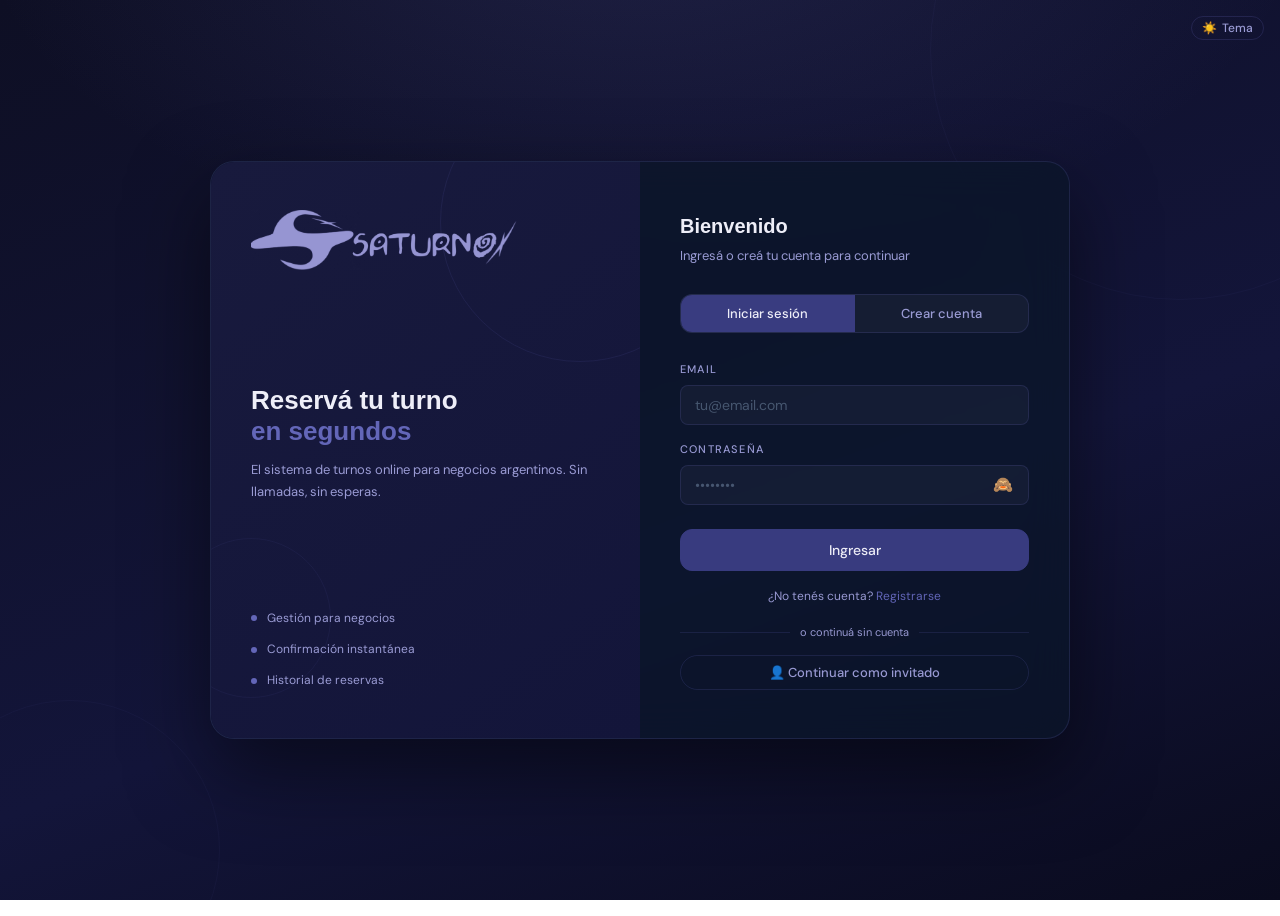
<file: business.html>
<!DOCTYPE html>
<html lang="es">
<head>
  <meta charset="UTF-8" />
  <meta name="viewport" content="width=device-width, initial-scale=1.0" />
  <title>SaturnoX – Panel Negocio</title>
  <link rel="stylesheet" href="styles.css" />
  <style>
    body { background: linear-gradient(160deg, var(--navy) 0%, var(--navy2) 60%, var(--navy3) 100%); }
    .layout { display:flex; min-height:calc(100vh - 60px); }
    .sidebar {
      width:220px; flex-shrink:0;
      background:rgba(8,18,36,.8);
      border-right:var(--border);
      padding:24px 14px;
      display:flex; flex-direction:column; gap:4px;
      position:sticky; top:60px; height:calc(100vh - 60px);
      overflow-y:auto;
    }
    .sidebar-ttl { font-size:10px;font-weight:500;letter-spacing:2px;color:var(--blue-400);text-transform:uppercase;padding:0 8px 8px;margin-top:8px; }
    .sidebar-btn {
      display:flex;align-items:center;gap:10px;padding:10px 12px;border-radius:var(--r-sm);
      background:transparent;border:none;font-family:var(--font-body);font-size:13px;font-weight:500;
      color:var(--blue-200);cursor:pointer;transition:all .2s;text-align:left;width:100%;position:relative;
    }
    .sidebar-btn:hover { background:rgba(99,102,184,.08);color:var(--blue-50); }
    .sidebar-btn.active { background:rgba(57,60,128,.22);color:var(--blue-50);border-left:2px solid var(--blue-400); }
    .sidebar-icon { font-size:16px;width:20px;text-align:center; }
    .notif-badge {
      position:absolute;right:10px;top:50%;transform:translateY(-50%);
      background:var(--red);color:#fff;font-size:10px;font-weight:700;
      border-radius:10px;padding:1px 6px;min-width:16px;text-align:center;
      animation:pulse 2s infinite;
    }
    .content { flex:1;padding:32px 40px;min-width:0; }
    .page-hdr { margin-bottom:28px; }
    .page-hdr h2 { font-family:var(--font-display);font-size:24px;font-weight:700;color:var(--blue-50);margin-bottom:4px; }
    .page-hdr p  { font-size:13px;color:var(--blue-200); }
    .page-hdr-row { display:flex;align-items:center;justify-content:space-between;gap:12px;flex-wrap:wrap;margin-bottom:24px; }
    .page-hdr-row h2 { font-family:var(--font-display);font-size:22px;font-weight:700;color:var(--blue-50);margin:0; }

    /* SETUP CARD */
    .setup-card {
      max-width:700px;background:rgba(255,255,255,.03);
      border:var(--border);border-radius:var(--r-xl);padding:32px;
    }
    .setup-card h3 { font-family:var(--font-display);font-size:18px;font-weight:600;color:var(--blue-50);margin-bottom:4px; }
    .setup-card .card-sub { font-size:13px;color:var(--blue-200);margin-bottom:24px; }
    .icon-grid { display:flex;flex-wrap:wrap;gap:8px;margin-bottom:4px; }
    .icon-opt {
      width:42px;height:42px;border-radius:var(--r-sm);border:var(--border);background:transparent;
      font-size:20px;cursor:pointer;transition:all .2s;display:flex;align-items:center;justify-content:center;
    }
    .icon-opt:hover { background:var(--glass-h);border-color:rgba(99,102,184,.4); }
    .icon-opt.selected { background:rgba(57,60,128,.25);border-color:var(--blue-400); }
    /* Emoji picker */
    .emoji-picker-wrap { position:relative; }
    .emoji-selected-preview { display:flex;align-items:center;gap:10px; }
    .emoji-preview-badge {
      width:52px;height:52px;border-radius:var(--r-md);border:var(--border);
      background:rgba(255,255,255,.04);font-size:26px;
      display:flex;align-items:center;justify-content:center;
    }
    .emoji-open-btn {
      display:flex;align-items:center;gap:6px;padding:8px 16px;
      background:rgba(99,102,184,.1);border:var(--border);border-radius:var(--r-md);
      font-size:13px;font-weight:500;color:var(--blue-200);cursor:pointer;transition:all .2s;
    }
    .emoji-open-btn:hover { background:rgba(99,102,184,.18);color:var(--blue-50); }
    .emoji-panel {
      display:none;margin-top:12px;
      background:rgba(8,18,36,.95);border:var(--border);border-radius:var(--r-lg);
      padding:16px;box-shadow:0 16px 40px rgba(0,0,0,.5);animation:slideDown .2s ease;
    }
    .emoji-panel.open { display:block; }
    #emojiPanelContent { max-height:280px;overflow-y:auto;padding-right:4px; }
    .emoji-panel-header { display:flex;align-items:center;justify-content:space-between;margin-bottom:12px; }
    .emoji-panel-title { font-size:12px;font-weight:600;color:var(--blue-400);text-transform:uppercase;letter-spacing:1px; }
    .emoji-close-btn { background:none;border:none;color:var(--blue-200);cursor:pointer;font-size:18px;padding:2px 6px;border-radius:var(--r-sm);transition:all .2s; }
    .emoji-close-btn:hover { background:rgba(99,102,184,.15);color:var(--blue-50); }
    .emoji-search {
      width:100%;padding:8px 12px;background:rgba(255,255,255,.05);border:var(--border);
      border-radius:var(--r-md);font-family:var(--font-body);font-size:13px;color:var(--blue-50);
      outline:none;margin-bottom:12px;box-sizing:border-box;
    }
    .emoji-search::placeholder { color:var(--blue-200); }
    .emoji-category-label { font-size:10px;font-weight:600;color:var(--blue-400);text-transform:uppercase;letter-spacing:1px;margin:10px 0 6px; }
    .emoji-grid { display:flex;flex-wrap:wrap;gap:4px; }
    .emoji-item {
      width:38px;height:38px;border-radius:var(--r-sm);border:1px solid transparent;background:transparent;
      font-size:20px;cursor:pointer;transition:all .15s;display:flex;align-items:center;justify-content:center;
    }
    .emoji-item:hover { background:rgba(99,102,184,.15);border-color:rgba(99,102,184,.3); }
    .emoji-item.selected { background:rgba(57,60,128,.3);border-color:var(--blue-400); }
    .interval-quick {
      padding:5px 13px;border-radius:16px;border:1px solid rgba(99,102,184,.22);
      background:transparent;font-family:var(--font-body);font-size:12px;font-weight:500;
      color:var(--blue-200);cursor:pointer;transition:all .18s;
    }
    .interval-quick:hover { background:rgba(99,102,184,.12);border-color:rgba(99,102,184,.4);color:var(--blue-50); }
    .interval-quick.active { background:var(--blue-600);border-color:var(--blue-600);color:var(--blue-50); }
    .days-row { display:flex;gap:8px;flex-wrap:wrap; }
    .day-toggle {
      padding:7px 14px;border-radius:20px;border:1px solid rgba(99,102,184,.2);background:transparent;
      font-family:var(--font-body);font-size:12px;font-weight:500;color:var(--blue-200);cursor:pointer;transition:all .2s;
    }
    .day-toggle.active { background:var(--blue-600);border-color:var(--blue-600);color:var(--blue-50); }

    /* STATS */
    .stats-row { display:flex;gap:12px;flex-wrap:wrap;margin-bottom:28px; }
    .stat-card { flex:1;min-width:130px;background:var(--glass);border:var(--border);border-radius:var(--r-md);padding:16px 20px; }
    .stat-num { font-family:var(--font-display);font-size:28px;font-weight:700;color:var(--blue-400);display:block; }
    .stat-lbl { font-size:11px;color:var(--blue-200);text-transform:uppercase;letter-spacing:1px; }

    /* AGENDA TABS */
    .agenda-tab-btn {
      padding:9px 18px;font-size:13px;font-weight:500;color:var(--blue-200);
      background:transparent;border:none;cursor:pointer;
      border-bottom:2px solid transparent;margin-bottom:-1px;
      transition:all .2s;font-family:var(--font-body);
    }
    .agenda-tab-btn:hover { color:var(--blue-50); }
    .agenda-tab-btn.active { color:var(--blue-50);border-bottom-color:var(--blue-400); }

    /* AGENDA FILTER PILLS */
    .agenda-filter-pill {
      padding:6px 14px;border-radius:20px;border:1px solid rgba(99,102,184,.2);
      background:transparent;font-family:var(--font-body);font-size:12px;font-weight:500;
      color:var(--blue-200);cursor:pointer;transition:all .18s;
      display:inline-flex;align-items:center;gap:6px;
    }
    .agenda-filter-pill:hover { background:rgba(99,102,184,.08);border-color:rgba(99,102,184,.4); }
    .agenda-filter-pill.active { background:rgba(57,60,128,.22);border-color:var(--blue-400);color:var(--blue-50); }

    /* AGENDA */
    .agenda-hdr { display:flex;align-items:center;gap:8px;margin-bottom:16px;overflow-x:auto;padding-bottom:4px; }
    .agenda-date {
      flex-shrink:0;padding:8px 16px;border-radius:var(--r-sm);border:var(--border);background:transparent;
      cursor:pointer;text-align:center;transition:all .2s;font-family:var(--font-body);
    }
    .agenda-date:hover { border-color:rgba(99,102,184,.45); }
    .agenda-date.active { background:var(--blue-600);border-color:var(--blue-600); }
    .agenda-date .dow { font-size:10px;font-weight:500;color:var(--blue-200);text-transform:uppercase;letter-spacing:.5px;display:block; }
    .agenda-date.active .dow { color:rgba(230,241,251,.6); }
    .agenda-date .day { font-family:var(--font-display);font-size:16px;font-weight:700;color:var(--blue-50);display:block; }

    /* SLOTS TABLE */
    .slots-table { display:flex;flex-direction:column;gap:6px; }
    .slot-row {
      display:flex;align-items:center;gap:12px;padding:12px 16px;
      border-radius:var(--r-sm);background:var(--glass);border:var(--border);transition:background .2s;
    }
    .slot-row:hover { background:var(--glass-h); }
    .slot-row.taken { border-color:rgba(99,102,184,.3); }
    .slot-time { font-family:var(--font-display);font-size:14px;font-weight:500;color:var(--blue-200);width:60px;flex-shrink:0; }
    .slot-info { flex:1;font-size:13px; }
    .slot-user { color:var(--blue-50);font-weight:500; }
    .slot-sub  { color:var(--blue-200);font-size:11px; }
    .slot-free { color:rgba(99,102,184,.5);font-size:12px;font-style:italic; }
    .slot-actions { display:flex;gap:6px;align-items:center; }
    .btn-cancel-appt {
      font-family:var(--font-body);font-size:11px;font-weight:500;
      padding:5px 12px;border-radius:16px;
      border:1px solid var(--red-bd);background:var(--red-bg);color:var(--red);
      cursor:pointer;transition:all .2s;white-space:nowrap;
    }
    .btn-cancel-appt:hover { background:rgba(226,75,74,.22); }

    /* CLIENTS */
    .client-list { display:flex;flex-direction:column;gap:8px; }
    .client-row {
      display:flex;align-items:center;gap:14px;padding:12px 16px;
      border-radius:var(--r-md);background:var(--glass);border:var(--border);
    }
    .client-row:hover { background:var(--glass-h); }
    .client-avatar {
      width:36px;height:36px;border-radius:50%;
      background:rgba(99,102,184,.15);border:1px solid rgba(99,102,184,.25);
      display:flex;align-items:center;justify-content:center;
      font-family:var(--font-display);font-size:13px;font-weight:700;color:var(--blue-400);flex-shrink:0;
    }
    .client-info { flex:1; }
    .client-name { font-size:13px;font-weight:500;color:var(--blue-50);margin-bottom:2px; }
    .client-meta { font-size:11px;color:var(--blue-200); }

    /* EMPTY */
    .empty { text-align:center;padding:40px;color:var(--blue-200);font-size:13px; }
    .empty .em-ico { font-size:36px;margin-bottom:10px; }

    /* MODAL */
    .modal-overlay { position:fixed;inset:0;z-index:500;background:rgba(4,16,40,.85);backdrop-filter:blur(8px);display:flex;align-items:center;justify-content:center;padding:20px; }
    .modal-overlay.hidden { display:none; }
    .modal-box {
      background:var(--navy2);border:var(--border);border-radius:var(--r-xl);
      padding:32px;width:100%;max-width:440px;position:relative;
    }
    .modal-box h3 { font-family:var(--font-display);font-size:18px;font-weight:700;color:var(--blue-50);margin-bottom:6px; }
    .modal-box p  { font-size:13px;color:var(--blue-200);margin-bottom:20px; }
    .modal-appt-info {
      background:var(--red-bg);border:1px solid var(--red-bd);border-radius:var(--r-md);
      padding:14px 16px;margin-bottom:20px;
    }
    .modal-appt-info .user-name { font-size:15px;font-weight:600;color:var(--blue-50);margin-bottom:4px; }
    .modal-appt-info .appt-detail { font-size:12px;color:var(--blue-200); }
    .modal-footer { display:flex;gap:8px;margin-top:4px; }

    /* RECENT APPTS */
    .appt-table-row {
      display:flex;align-items:center;gap:12px;padding:12px 16px;
      border-radius:var(--r-sm);background:var(--glass);border:var(--border);
      margin-bottom:6px;transition:background .2s;
    }
    .appt-table-row:hover { background:var(--glass-h); }
    .appt-table-time { font-family:var(--font-display);font-size:13px;font-weight:500;color:var(--blue-400);width:56px;flex-shrink:0; }
    .badge.cancelled { background:rgba(226,75,74,.12);color:var(--red);border-color:var(--red-bd); }

    @media (max-width:700px) {
      .sidebar { display:none; }
      .content { padding:20px 16px; }
    }
    @keyframes pulse { 0%,100%{opacity:1}50%{opacity:.5} }

    /* ── STAFF ── */
    .staff-card {
      background:rgba(255,255,255,.025);border:var(--border);border-radius:var(--r-lg);
      padding:18px 20px;margin-bottom:12px;position:relative;animation:slideDown .2s ease;
    }
    .staff-card-hdr {
      display:flex;align-items:center;justify-content:space-between;margin-bottom:14px;
    }
    .staff-card-title {
      font-family:var(--font-display);font-size:13px;font-weight:600;color:var(--blue-400);
      text-transform:uppercase;letter-spacing:1px;display:flex;align-items:center;gap:8px;
    }
    .staff-avatar-badge {
      width:32px;height:32px;border-radius:50%;
      display:flex;align-items:center;justify-content:center;
      font-size:16px;border:1px solid rgba(99,102,184,.25);
      background:rgba(99,102,184,.1);flex-shrink:0;
    }
    .staff-remove-btn {
      background:none;border:none;color:rgba(226,75,74,.5);font-size:18px;cursor:pointer;
      padding:2px 6px;border-radius:var(--r-sm);transition:color .2s;
    }
    .staff-remove-btn:hover { color:var(--red); }

    /* ── SERVICIOS ── */
    .service-card {
      background:rgba(255,255,255,.025);border:var(--border);border-radius:var(--r-lg);
      padding:18px 20px;margin-bottom:12px;position:relative;animation:slideDown .2s ease;
    }
    .service-card-hdr {
      display:flex;align-items:center;justify-content:space-between;margin-bottom:14px;
    }
    .service-card-title {
      font-family:var(--font-display);font-size:13px;font-weight:600;color:var(--blue-400);
      text-transform:uppercase;letter-spacing:1px;
    }
    .service-remove-btn {
      background:none;border:none;color:rgba(226,75,74,.5);font-size:18px;cursor:pointer;
      padding:2px 6px;border-radius:var(--r-sm);transition:color .2s;
    }
    .service-remove-btn:hover { color:var(--red); }

    /* ── FINANZAS ── */
    .fin-summary-grid { display:grid;grid-template-columns:repeat(auto-fit,minmax(160px,1fr));gap:12px;margin-bottom:28px; }
    .fin-card {
      background:var(--glass);border:var(--border);border-radius:var(--r-lg);
      padding:18px 20px;position:relative;overflow:hidden;
    }
    .fin-card::before {
      content:'';position:absolute;inset:0;opacity:.06;
      background:linear-gradient(135deg,currentColor,transparent);
    }
    .fin-card.green { color:var(--green); }
    .fin-card.red   { color:var(--red); }
    .fin-card.blue  { color:var(--blue-400); }
    .fin-card.amber { color:var(--amber); }
    .fin-card-icon  { font-size:22px;margin-bottom:8px; }
    .fin-card-val   { font-family:var(--font-display);font-size:26px;font-weight:700;margin-bottom:2px;line-height:1; }
    .fin-card-lbl   { font-size:11px;color:var(--blue-200);text-transform:uppercase;letter-spacing:1px; }
    .fin-card-sub   { font-size:11px;margin-top:4px;opacity:.75; }

    .fin-tabs { display:flex;gap:6px;margin-bottom:20px;border-bottom:1px solid rgba(99,102,184,.15);padding-bottom:0; }
    .fin-tab {
      padding:8px 18px;font-size:13px;font-weight:500;color:var(--blue-200);
      background:transparent;border:none;cursor:pointer;
      border-bottom:2px solid transparent;margin-bottom:-1px;transition:all .2s;font-family:var(--font-body);
    }
    .fin-tab:hover { color:var(--blue-50); }
    .fin-tab.active { color:var(--blue-50);border-bottom-color:var(--blue-400); }

    .fin-tab-content { display:none; }
    .fin-tab-content.active { display:block; }

    /* GASTOS FORM */
    .gasto-form-wrap {
      background:rgba(255,255,255,.025);border:var(--border);border-radius:var(--r-lg);padding:20px;margin-bottom:20px;
    }
    .gasto-form-wrap h4 { font-family:var(--font-display);font-size:14px;font-weight:600;color:var(--blue-50);margin-bottom:16px; }
    .gasto-form-grid { display:grid;grid-template-columns:2fr 1.2fr 1fr auto;gap:10px;align-items:end; }
    @media(max-width:700px){ .gasto-form-grid { grid-template-columns:1fr 1fr;} }

    /* LISTA GASTOS */
    .gasto-row {
      display:flex;align-items:center;gap:12px;padding:11px 14px;
      border-radius:var(--r-sm);background:var(--glass);border:var(--border);margin-bottom:6px;transition:background .2s;
    }
    .gasto-row:hover { background:var(--glass-h); }
    .gasto-cat-badge {
      width:32px;height:32px;border-radius:50%;
      background:var(--red-bg);border:1px solid var(--red-bd);
      display:flex;align-items:center;justify-content:center;font-size:14px;flex-shrink:0;
    }
    .gasto-info { flex:1;min-width:0; }
    .gasto-name { font-size:13px;font-weight:500;color:var(--blue-50);margin-bottom:1px; }
    .gasto-meta { font-size:11px;color:var(--blue-200); }
    .gasto-amount { font-family:var(--font-display);font-size:15px;font-weight:600;color:var(--red);flex-shrink:0; }
    .gasto-del { background:none;border:none;color:rgba(226,75,74,.4);font-size:16px;cursor:pointer;padding:4px;transition:color .2s;flex-shrink:0; }
    .gasto-del:hover { color:var(--red); }

    /* INGRESOS */
    .ingreso-form-wrap {
      background:rgba(93,202,165,.04);border:1px solid rgba(93,202,165,.18);border-radius:var(--r-lg);padding:20px;margin-bottom:20px;
    }
    .ingreso-form-wrap h4 { font-family:var(--font-display);font-size:14px;font-weight:600;color:var(--blue-50);margin-bottom:16px; }
    .ingreso-form-grid { display:grid;grid-template-columns:2fr 1.2fr 1fr auto;gap:10px;align-items:end; }
    @media(max-width:700px){ .ingreso-form-grid { grid-template-columns:1fr 1fr;} }

    .ingreso-row {
      display:flex;align-items:center;gap:12px;padding:11px 14px;
      border-radius:var(--r-sm);background:var(--glass);border:var(--border);margin-bottom:6px;transition:background .2s;
    }
    .ingreso-row:hover { background:var(--glass-h); }
    .ingreso-row .ing-icon { font-size:18px;flex-shrink:0; }
    .ingreso-cat-badge {
      width:32px;height:32px;border-radius:50%;
      background:var(--green-bg);border:1px solid var(--green-bd);
      display:flex;align-items:center;justify-content:center;font-size:14px;flex-shrink:0;
    }
    .ingreso-info { flex:1;min-width:0; }
    .ingreso-name { font-size:13px;font-weight:500;color:var(--blue-50);margin-bottom:1px; }
    .ingreso-meta { font-size:11px;color:var(--blue-200); }
    .ingreso-amount { font-family:var(--font-display);font-size:15px;font-weight:600;color:var(--green);flex-shrink:0; }
    .ingreso-del { background:none;border:none;color:rgba(93,202,165,.4);font-size:16px;cursor:pointer;padding:4px;transition:color .2s;flex-shrink:0; }
    .ingreso-del:hover { color:var(--green); }
    .ingreso-section-label {
      font-size:11px;color:var(--blue-400);font-weight:600;text-transform:uppercase;
      letter-spacing:1px;margin:16px 0 8px;padding-bottom:6px;
      border-bottom:1px solid rgba(99,102,184,.12);
    }

    /* PROYECCIÓN */
    .ingreso-row.proyeccion {
      border-style:dashed;border-color:rgba(239,202,39,.25);
      background:rgba(239,202,39,.03);opacity:.9;
    }
    .ingreso-row.proyeccion:hover { background:rgba(239,202,39,.06); }
    .ingreso-amount.proyeccion { color:var(--amber); }
    .fin-card.proyeccion { color:var(--amber); }
    .proyeccion-badge {
      font-size:9px;font-weight:600;letter-spacing:.8px;text-transform:uppercase;
      background:var(--amber-bg);border:1px solid var(--amber-bd);color:var(--amber);
      border-radius:6px;padding:2px 7px;flex-shrink:0;
    }

    /* BALANCE BAR */
    .balance-bar-wrap { margin:16px 0;background:rgba(99,102,184,.08);border-radius:8px;overflow:hidden;height:8px;position:relative; }
    .balance-bar-ing  { position:absolute;inset:0;background:var(--green);opacity:.5;border-radius:8px;transition:width .5s ease; }
    .balance-bar-gas  { position:absolute;top:0;bottom:0;left:0;background:var(--red);opacity:.6;border-radius:8px;transition:width .5s ease; }

    .fin-period-selector { display:flex;gap:8px;align-items:center;margin-bottom:20px;flex-wrap:wrap; }
    .fin-period-btn {
      padding:6px 14px;border-radius:16px;border:1px solid rgba(99,102,184,.2);background:transparent;
      font-family:var(--font-body);font-size:12px;font-weight:500;color:var(--blue-200);cursor:pointer;transition:all .2s;
    }
    .fin-period-btn.active { background:var(--blue-600);border-color:var(--blue-600);color:var(--blue-50); }
    .fin-period-btn:hover:not(.active) { border-color:rgba(99,102,184,.45);color:var(--blue-50); }

    /* SELECTOR MES HISTÓRICO */
    .fin-month-selector-wrap {
      position:relative;display:inline-flex;align-items:center;gap:0;
    }
    .fin-month-select-btn {
      display:inline-flex;align-items:center;gap:7px;
      padding:6px 13px;border-radius:16px 0 0 16px;
      border:1px solid rgba(99,102,184,.2);border-right:none;
      background:transparent;font-family:var(--font-body);font-size:12px;font-weight:500;
      color:var(--blue-200);cursor:pointer;transition:all .2s;white-space:nowrap;
    }
    .fin-month-select-btn.active { background:var(--blue-600);border-color:var(--blue-600);color:var(--blue-50); }
    .fin-month-select-btn:hover:not(.active) { border-color:rgba(99,102,184,.45);color:var(--blue-50); }
    .fin-month-arrow-btn {
      display:inline-flex;align-items:center;justify-content:center;
      padding:6px 10px;border-radius:0 16px 16px 0;
      border:1px solid rgba(99,102,184,.2);
      background:transparent;font-size:11px;color:var(--blue-200);
      cursor:pointer;transition:all .2s;
    }
    .fin-month-arrow-btn.active { background:var(--blue-600);border-color:var(--blue-600);color:var(--blue-50); }
    .fin-month-arrow-btn:hover { border-color:rgba(99,102,184,.45);color:var(--blue-50); }
    .fin-month-dropdown {
      display:none;position:absolute;top:calc(100% + 8px);right:0;z-index:300;
      background:var(--navy2);border:var(--border);border-radius:var(--r-md);
      min-width:200px;box-shadow:0 8px 32px rgba(0,0,0,.45);animation:slideDown .18s ease;
      max-height:320px;overflow-y:auto;
    }
    .fin-month-dropdown.open { display:block; }
    .fin-month-dropdown-inner { padding:6px; }
    .fin-month-year-label {
      font-size:10px;font-weight:600;color:var(--blue-400);text-transform:uppercase;
      letter-spacing:1.2px;padding:8px 10px 4px;
    }
    .fin-month-item {
      display:flex;align-items:center;justify-content:space-between;gap:8px;
      padding:8px 12px;border-radius:var(--r-sm);cursor:pointer;
      font-size:13px;color:var(--blue-100);transition:background .15s;
    }
    .fin-month-item:hover { background:rgba(99,102,184,.12); }
    .fin-month-item.active { background:rgba(57,60,128,.25);color:var(--blue-50);font-weight:500; }
    .fin-month-item .fin-month-data-dot {
      width:6px;height:6px;border-radius:50%;background:var(--blue-400);flex-shrink:0;opacity:.6;
    }
    [data-theme="light"] .fin-month-dropdown { background:var(--navy2); }
    [data-theme="light"] .fin-month-item { color:var(--blue-100); }
    [data-theme="light"] .fin-month-item:hover { background:rgba(99,102,184,.14); }
    [data-theme="light"] .fin-month-item.active { background:rgba(99,102,184,.2); }

  </style>
</head>
<body>

<nav class="navbar">
  <a href="business.html" class="logo"><img src="saturnox.png" alt="SaturnoX" style="height:50px;width:auto;filter:brightness(1.1);vertical-align:middle;" /></a>
  <div class="nav-right">
    <span style="font-size:13px;color:var(--blue-200);" id="navUser"></span>
    <button class="btn danger" onclick="logout()">Salir</button>
  </div>
</nav>

<div class="layout">
  <aside class="sidebar">
    <div class="sidebar-ttl">Menú</div>
    <button class="sidebar-btn active" id="sb-dashboard" onclick="showPage('dashboard')">
      <span class="sidebar-icon">📊</span> Panel
    </button>
    <button class="sidebar-btn" id="sb-agenda" onclick="showPage('agenda')">
      <span class="sidebar-icon">📅</span> Agenda
    </button>
    <button class="sidebar-btn" id="sb-clientes" onclick="showPage('clientes')">
      <span class="sidebar-icon">👥</span> Clientes
    </button>
    <button class="sidebar-btn" id="sb-resenas" onclick="showPage('resenas')">
      <span class="sidebar-icon">⭐</span> Reseñas
    </button>
    <button class="sidebar-btn" id="sb-finanzas" onclick="showPage('finanzas')">
      <span class="sidebar-icon">💰</span> Finanzas
    </button>
    <div class="sidebar-ttl" style="margin-top:12px;">Configuración</div>
    <button class="sidebar-btn" id="sb-negocio" onclick="showPage('negocio')">
      <span class="sidebar-icon">🏪</span> Mi negocio
    </button>
    <button class="sidebar-btn" id="sb-staff" onclick="showPage('staff')">
      <span class="sidebar-icon">👤</span> Mi equipo
    </button>
  </aside>

  <main class="content">

    <!-- BANNER NOTIFICACIÓN: usuario canceló turno -->
    <div id="bizNotifBanner" style="display:none;background:linear-gradient(135deg,rgba(239,159,39,.12),rgba(239,159,39,.06));border:1px solid rgba(239,159,39,.3);border-radius:var(--r-lg);padding:14px 20px;align-items:center;gap:14px;margin-bottom:24px;animation:slideDown .3s ease;">
      <div style="font-size:28px;flex-shrink:0;">📲</div>
      <div style="flex:1;">
        <div style="font-size:14px;font-weight:600;color:var(--amber);margin-bottom:2px;" id="bizNotifTitle"></div>
        <div style="font-size:12px;color:rgba(239,159,39,.75);" id="bizNotifSub"></div>
      </div>
      <button onclick="dismissBizNotif()" style="background:rgba(239,159,39,.15);border:1px solid rgba(239,159,39,.3);border-radius:var(--r-sm);padding:6px 14px;font-size:12px;font-weight:600;color:var(--amber);cursor:pointer;white-space:nowrap;transition:background .2s;">Entendido</button>
    </div>

    <!-- BANNER NOTIFICACIÓN: cambio de intervalo pendiente -->
    <div id="intervalNotifBanner" style="display:none;background:linear-gradient(135deg,rgba(93,202,165,.1),rgba(93,202,165,.05));border:1px solid rgba(93,202,165,.3);border-radius:var(--r-lg);padding:14px 20px;align-items:center;gap:14px;margin-bottom:24px;animation:slideDown .3s ease;">
      <div style="font-size:28px;flex-shrink:0;">🔄</div>
      <div style="flex:1;">
        <div style="font-size:14px;font-weight:600;color:var(--green);margin-bottom:2px;" id="intervalNotifTitle"></div>
        <div style="font-size:12px;color:rgba(93,202,165,.8);" id="intervalNotifSub"></div>
      </div>
      <button onclick="showPage('agenda')" style="background:rgba(93,202,165,.15);border:1px solid rgba(93,202,165,.3);border-radius:var(--r-sm);padding:6px 14px;font-size:12px;font-weight:600;color:var(--green);cursor:pointer;white-space:nowrap;transition:background .2s;margin-right:6px;">Ver agenda</button>
      <button onclick="dismissIntervalNotif()" style="background:transparent;border:1px solid rgba(93,202,165,.25);border-radius:var(--r-sm);padding:6px 14px;font-size:12px;font-weight:600;color:rgba(93,202,165,.7);cursor:pointer;white-space:nowrap;transition:background .2s;">Entendido</button>
    </div>

    <!-- DASHBOARD -->
    <div id="page-dashboard">
      <div class="page-hdr">
        <h2 id="dashTitle">Panel</h2>
        <p id="dashSub"></p>
      </div>
      <div class="stats-row" id="dashStats"></div>
      <div id="recentAppts"></div>
    </div>

    <!-- AGENDA -->
    <div id="page-agenda" class="hidden">
      <div class="page-hdr-row">
        <div>
          <h2>Agenda</h2>
          <p style="font-size:13px;color:var(--blue-200);margin-top:2px;">Turnos por día — podés cancelar desde acá</p>
        </div>
      </div>

      <!-- TABS de vista -->
      <div style="display:flex;gap:0;margin-bottom:20px;border-bottom:1px solid rgba(99,102,184,.15);">
        <button class="agenda-tab-btn active" id="atab-general" onclick="setAgendaTab('general')">📋 General</button>
        <button class="agenda-tab-btn" id="atab-servicio" onclick="setAgendaTab('servicio')">🛎 Por servicio</button>
        <button class="agenda-tab-btn" id="atab-persona" onclick="setAgendaTab('persona')">👤 Por persona</button>
      </div>

      <!-- Selector de fecha (compartido entre tabs) -->
      <div class="agenda-hdr" id="agendaHdr"></div>

      <!-- VISTA: GENERAL -->
      <div id="agenda-view-general">
        <div class="slots-table" id="agendaSlots"></div>
      </div>

      <!-- VISTA: POR SERVICIO -->
      <div id="agenda-view-servicio" style="display:none;">
        <!-- Selector de servicio -->
        <div id="agendaSvcPicker" style="display:flex;gap:8px;flex-wrap:wrap;margin-bottom:16px;"></div>
        <div class="slots-table" id="agendaSlotsServicio"></div>
      </div>

      <!-- VISTA: POR PERSONA -->
      <div id="agenda-view-persona" style="display:none;">
        <!-- Selector de persona -->
        <div id="agendaStaffPicker" style="display:flex;gap:8px;flex-wrap:wrap;margin-bottom:16px;"></div>
        <div class="slots-table" id="agendaSlotsPersona"></div>
      </div>
    </div>

    <!-- CLIENTES -->
    <div id="page-clientes" class="hidden">
      <div class="page-hdr">
        <h2>Clientes</h2>
        <p>Personas que reservaron turnos</p>
      </div>
      <div class="client-list" id="clientList"></div>
    </div>

    <!-- RESEÑAS -->
    <div id="page-resenas" class="hidden">
      <div class="page-hdr">
        <h2>Reseñas</h2>
        <p>Opiniones de tus clientes sobre tu negocio</p>
      </div>
      <div id="bizReviewStats" style="display:flex;gap:12px;flex-wrap:wrap;margin-bottom:20px;"></div>
      <div id="bizReviewList" style="display:flex;flex-direction:column;gap:12px;"></div>
    </div>

    <!-- NEGOCIO -->
    <div id="page-negocio" class="hidden">
      <div class="page-hdr">
        <h2>Mi negocio</h2>
        <p>Configurá los datos, horarios y días de atención</p>
      </div>

      <div class="setup-card">
        <h3>Datos del negocio</h3>
        <p class="card-sub">Esta información aparece en el listado público de SaturnoX</p>

        <div class="form-group">
          <label class="form-label">Ícono del negocio</label>
          <div class="emoji-picker-wrap">
            <div class="emoji-selected-preview">
              <div class="emoji-preview-badge" id="emojiPreviewBadge">🏪</div>
              <div>
                <button type="button" class="emoji-open-btn" onclick="toggleEmojiPanel()">
                  <span>＋ Elegir emoji</span>
                  <span id="emojiOpenArrow" style="font-size:10px;transition:transform .2s;">▼</span>
                </button>
                <div style="font-size:11px;color:var(--blue-200);margin-top:4px;">Este ícono aparece en el listado público</div>
              </div>
            </div>
            <div class="emoji-panel" id="emojiPanel">
              <div class="emoji-panel-header">
                <span class="emoji-panel-title">Elegí un emoji para tu negocio</span>
                <button class="emoji-close-btn" onclick="toggleEmojiPanel()">✕</button>
              </div>
              <input class="emoji-search" id="emojiSearch" type="text" placeholder="Buscar emoji... (ej: salud, casa, flor)" oninput="filterEmojis(this.value)" />
              <div id="emojiPanelContent"></div>
            </div>
          </div>
          <input type="hidden" id="bizIcon" value="🏪" />
        </div>

        <div class="form-row">
          <div class="form-group">
            <label class="form-label">Nombre del negocio *</label>
            <input class="form-input" type="text" id="bizName" placeholder="Ej: Peluquería Nova" />
          </div>
          <div class="form-group">
            <label class="form-label">Tipo / rubro *</label>
            <input class="form-input" type="text" id="bizType" placeholder="Ej: Peluquería" />
          </div>
        </div>

        <div class="form-group">
          <label class="form-label">Categoría *</label>
          <select class="form-select" id="bizCat">
            <option value="salud">Salud</option>
            <option value="belleza">Belleza</option>
            <option value="veterinaria">Veterinaria</option>
            <option value="profesional">Profesional</option>
            <option value="fitness">Fitness</option>
            <option value="educacion">Educación</option>
            <option value="otro">Otro</option>
          </select>
        </div>

        <div class="form-group">
          <label class="form-label">Dirección</label>
          <input class="form-input" type="text" id="bizAddr" placeholder="Av. San Martín 450" />
        </div>

        <div class="form-group">
          <label class="form-label">Teléfono de contacto</label>
          <input class="form-input" type="tel" id="bizPhone" placeholder="Ej: 2477 123456" />
          <div style="margin-top:6px;font-size:11px;color:var(--blue-200);">Se muestra al usuario cuando va a reservar un turno</div>
        </div>

        <div class="form-group">
          <label class="form-label">Descripción</label>
          <textarea class="form-textarea" id="bizDesc" placeholder="Describí brevemente tus servicios..."></textarea>
        </div>

        <div style="height:1px;background:rgba(99,102,184,.15);margin:24px 0;"></div>

        <!-- ══ SERVICIOS ══ -->
        <h3>Servicios</h3>
        <p class="card-sub">Agregá los servicios que ofrecés. Los clientes podrán elegir el servicio al reservar. Si solo tenés uno, completá el primero.</p>

        <div id="servicesContainer"></div>

        <button type="button" class="btn" style="margin-top:10px;border-style:dashed;" onclick="addService()">
          ➕ Agregar otro servicio
        </button>

        <!-- Campos ocultos de horario — usados como fallback por servicios sin horario propio -->
        <input type="hidden" id="bizStart" value="09:00" />
        <input type="hidden" id="bizEnd" value="18:00" />
        <input type="hidden" id="bizStart2" value="" />
        <input type="hidden" id="bizEnd2" value="" />
        <input type="hidden" id="bizInterval" value="30" />
        <input type="hidden" id="bizIntervalH" value="0" />
        <input type="hidden" id="bizIntervalM" value="30" />

        <div style="height:1px;background:rgba(99,102,184,.15);margin:24px 0;"></div>
        <h3>Días de atención</h3>
        <p class="card-sub">Seleccioná los días en que el negocio atiende</p>
        <div class="form-group" style="margin-bottom:0;">
          <div class="days-row" id="daysRow"></div>
        </div>

        <div style="height:1px;background:rgba(99,102,184,.15);margin:24px 0;"></div>
        <h3>Reserva con seña</h3>
        <p class="card-sub">Indicá si los turnos requieren una seña para confirmar la reserva</p>

        <div class="form-group" style="display:flex;align-items:center;gap:14px;">
          <div style="display:flex;align-items:center;gap:12px;cursor:pointer;user-select:none;" onclick="toggleDepositFields()">
            <div id="depositToggleTrack" style="position:relative;width:44px;height:24px;border-radius:12px;background:rgba(99,102,184,.15);border:1px solid rgba(99,102,184,.2);transition:all .25s;flex-shrink:0;">
              <div id="depositToggleThumb" style="position:absolute;top:3px;left:3px;width:16px;height:16px;border-radius:50%;background:var(--blue-200);transition:all .25s;"></div>
            </div>
            <span style="font-size:13px;color:var(--blue-100);" id="depositToggleLabel">El turno no requiere seña</span>
          </div>
        </div>

        <div id="depositFields" style="display:none;margin-top:4px;">
          <div class="form-row">
            <div class="form-group">
              <label class="form-label">Alias / CVU *</label>
              <input class="form-input" type="text" id="bizDepositAlias" placeholder="Ej: juan.perez.mp o CVU" />
            </div>
            <div class="form-group">
              <label class="form-label">Nombre del titular *</label>
              <input class="form-input" type="text" id="bizDepositHolder" placeholder="Ej: Juan Pérez" />
            </div>
          </div>
          <div class="form-group">
            <label class="form-label">Monto de la seña (ARS) *</label>
            <input class="form-input" type="number" id="bizDepositAmount" placeholder="Ej: 3000" min="0" step="100" />
          </div>
          <div class="form-group">
            <label class="form-label">Enviar comprobante a (WhatsApp / teléfono) *</label>
            <input class="form-input" type="tel" id="bizDepositPhone" placeholder="Ej: 2477 123456" />
          </div>
          <div style="padding:12px 16px;background:rgba(99,102,184,.06);border:1px solid rgba(99,102,184,.15);border-radius:var(--r-md);font-size:12px;color:var(--blue-200);">
            💳 Esta información se mostrará al usuario al momento de reservar para que realice la transferencia.
          </div>
        </div>

        <div style="height:1px;background:rgba(99,102,184,.15);margin:24px 0;"></div>
        <h3>Módulo de Finanzas</h3>
        <p class="card-sub">Activá el seguimiento de ingresos y gastos de tu negocio</p>

        <div class="form-group" style="display:flex;align-items:center;gap:14px;">
          <div style="display:flex;align-items:center;gap:12px;cursor:pointer;user-select:none;" onclick="toggleFinanzasModule()">
            <div id="finanzasToggleTrack" style="position:relative;width:44px;height:24px;border-radius:12px;background:rgba(99,102,184,.15);border:1px solid rgba(99,102,184,.2);transition:all .25s;flex-shrink:0;">
              <div id="finanzasToggleThumb" style="position:absolute;top:3px;left:3px;width:16px;height:16px;border-radius:50%;background:var(--blue-200);transition:all .25s;"></div>
            </div>
            <span style="font-size:13px;color:var(--blue-100);" id="finanzasToggleLabel">Módulo de finanzas desactivado</span>
          </div>
        </div>

        <div style="height:1px;background:rgba(99,102,184,.15);margin:24px 0;"></div>

        <div style="display:flex;gap:10px;margin-top:4px;flex-wrap:wrap;">
          <button class="btn primary lg" id="btnSave" onclick="saveBiz()">Guardar negocio</button>
          <button class="btn danger" id="btnDelete" onclick="deleteBiz()" style="display:none;">Eliminar negocio</button>
        </div>
      </div>
    </div>

    <!-- EQUIPO / STAFF -->
    <div id="page-staff" class="hidden">
      <div class="page-hdr-row">
        <div>
          <h2>👤 Mi equipo</h2>
          <p style="font-size:13px;color:var(--blue-200);margin-top:2px;">Personas que atienden · Horarios y turnos individuales</p>
        </div>
        <button class="btn primary" onclick="addStaff()">➕ Agregar persona</button>
      </div>

      <div id="staffContainer"></div>

      <!-- info tip -->
      <div id="staffEmptyTip" style="display:none;background:rgba(99,102,184,.06);border:1px solid rgba(99,102,184,.15);border-radius:var(--r-lg);padding:22px 24px;max-width:600px;margin-top:8px;">
        <div style="font-size:22px;margin-bottom:8px;">👤</div>
        <div style="font-family:var(--font-display);font-size:15px;font-weight:600;color:var(--blue-50);margin-bottom:6px;">Todavía no tenés personas en tu equipo</div>
        <p style="font-size:13px;color:var(--blue-200);line-height:1.6;">Agregá las personas que atienden en tu negocio. Cada una puede tener su propio horario, días de trabajo y estar asignada a uno o más servicios. Tus clientes podrán elegir con quién ser atendidos al reservar.</p>
        <button class="btn primary" onclick="addStaff()" style="margin-top:14px;">➕ Agregar primera persona</button>
      </div>
    </div>

    <!-- FINANZAS -->
    <div id="page-finanzas" class="hidden">
      <div class="page-hdr-row">
        <div>
          <h2>💰 Finanzas</h2>
          <p style="font-size:13px;color:var(--blue-200);margin-top:2px;">Ingresos por turnos · Gastos · Balance</p>
        </div>
        <div style="display:flex;gap:8px;align-items:center;flex-wrap:wrap;">
          <button class="fin-period-btn active" id="finPeriodHoy" onclick="setFinPeriod('hoy')">Hoy</button>
          <button class="fin-period-btn" id="finPeriodMes" onclick="setFinPeriod('mes')">Este mes</button>
          <!-- Selector de mes histórico -->
          <div class="fin-month-selector-wrap" id="finMonthSelectorWrap">
            <button class="fin-month-select-btn" id="finPeriodAnterior" onclick="setFinPeriod('mes-anterior')" title="Ver mes anterior">
              <span>📆</span><span id="finMonthLabel">Mes anterior</span>
            </button>
            <button class="fin-month-arrow-btn" id="finMonthArrowBtn" onclick="toggleMonthDropdown(event)" title="Elegir mes">▾</button>
            <div class="fin-month-dropdown" id="finMonthDropdown">
              <div class="fin-month-dropdown-inner" id="finMonthDropdownInner"></div>
            </div>
          </div>
        </div>
      </div>

      <!-- TARJETAS RESUMEN -->
      <div class="fin-summary-grid" id="finSummaryCards"></div>

      <!-- TABS -->
      <div class="fin-tabs">
        <button class="fin-tab active" onclick="setFinTab('gastos')">📋 Gastos</button>
        <button class="fin-tab" onclick="setFinTab('ingresos')">📈 Ingresos</button>
        <button class="fin-tab" onclick="setFinTab('balance')">⚖️ Balance</button>
      </div>

      <!-- TAB: GASTOS -->
      <div class="fin-tab-content active" id="fin-tab-gastos">
        <div class="gasto-form-wrap">
          <h4>➕ Registrar gasto</h4>
          <div class="gasto-form-grid">
            <div class="form-group" style="margin:0;">
              <label class="form-label">Descripción *</label>
              <input class="form-input" type="text" id="gastoDesc" placeholder="Ej: Alquiler, insumos…" />
            </div>
            <div class="form-group" style="margin:0;">
              <label class="form-label">Categoría</label>
              <select class="form-select" id="gastoCat">
                <option value="🏠 Alquiler">🏠 Alquiler</option>
                <option value="🧴 Insumos">🧴 Insumos</option>
                <option value="💡 Servicios">💡 Servicios</option>
                <option value="👤 Personal">👤 Personal</option>
                <option value="📦 Stock">📦 Stock</option>
                <option value="🔧 Mantenimiento">🔧 Mantenimiento</option>
                <option value="📣 Marketing">📣 Marketing</option>
                <option value="💳 Impuestos">💳 Impuestos</option>
                <option value="🚗 Transporte">🚗 Transporte</option>
                <option value="📱 Tecnología">📱 Tecnología</option>
                <option value="❓ Otro">❓ Otro</option>
              </select>
            </div>
            <div class="form-group" style="margin:0;">
              <label class="form-label">Monto (ARS) *</label>
              <input class="form-input" type="number" id="gastoAmount" placeholder="0" min="0" step="100" />
            </div>
            <div>
              <button class="btn primary" onclick="addGasto()" style="white-space:nowrap;padding:10px 18px;">Guardar gasto</button>
            </div>
          </div>
          <div style="margin-top:10px;">
            <label class="form-label">Fecha</label>
            <input class="form-input" type="date" id="gastoDate" style="max-width:180px;" />
          </div>
        </div>

        <div id="gastosList"></div>
      </div>

      <!-- TAB: INGRESOS -->
      <div class="fin-tab-content" id="fin-tab-ingresos">
        <div style="background:rgba(93,202,165,.04);border:1px solid rgba(93,202,165,.15);border-radius:var(--r-md);padding:12px 16px;font-size:12px;color:var(--blue-200);margin-bottom:16px;">
          📅 Los ingresos por turnos se calculan automáticamente. También podés registrar ingresos manuales (pagos en efectivo, transferencias, bonos, etc.).
        </div>

        <!-- Formulario ingreso manual -->
        <div class="ingreso-form-wrap">
          <h4>➕ Registrar ingreso manual</h4>
          <div class="ingreso-form-grid">
            <div class="form-group" style="margin:0;">
              <label class="form-label">Descripción *</label>
              <input class="form-input" type="text" id="ingresoDesc" placeholder="Ej: Pago en efectivo, seña, bono…" />
            </div>
            <div class="form-group" style="margin:0;">
              <label class="form-label">Categoría</label>
              <select class="form-select" id="ingresoCat">
                <option value="💵 Efectivo">💵 Efectivo</option>
                <option value="📲 Transferencia">📲 Transferencia</option>
                <option value="💳 Tarjeta">💳 Tarjeta</option>
                <option value="🎁 Bono / Regalo">🎁 Bono / Regalo</option>
                <option value="📦 Producto">📦 Producto</option>
                <option value="🤝 Seña">🤝 Seña</option>
                <option value="❓ Otro">❓ Otro</option>
              </select>
            </div>
            <div class="form-group" style="margin:0;">
              <label class="form-label">Monto (ARS) *</label>
              <input class="form-input" type="number" id="ingresoAmount" placeholder="0" min="0" step="100" />
            </div>
            <div>
              <button class="btn success" onclick="addIngresoManual()" style="white-space:nowrap;padding:10px 18px;">Guardar ingreso</button>
            </div>
          </div>
          <div style="margin-top:10px;">
            <label class="form-label">Fecha</label>
            <input class="form-input" type="date" id="ingresoDate" style="max-width:180px;" />
          </div>
        </div>

        <div id="ingresosList"></div>
      </div>

      <!-- TAB: BALANCE -->
      <div class="fin-tab-content" id="fin-tab-balance">
        <div id="balanceView"></div>
      </div>
    </div>

  </main>
</div>

<!-- MODAL ELIMINAR NEGOCIO -->
<div class="modal-overlay hidden" id="deleteModal">
  <div class="modal-box" style="max-width:420px;">
    <div style="text-align:center;margin-bottom:20px;">
      <div style="font-size:48px;margin-bottom:12px;">🗑️</div>
      <h3 style="color:var(--red);margin-bottom:8px;">Eliminar negocio</h3>
      <p style="font-size:13px;color:var(--blue-200);line-height:1.6;">Esta acción es <strong style="color:var(--blue-50);">permanente e irreversible</strong>. Se eliminarán todos los datos del negocio y todos los turnos asociados.</p>
    </div>
    <div style="background:rgba(226,75,74,.08);border:1px solid var(--red-bd);border-radius:var(--r-md);padding:12px 16px;margin-bottom:20px;font-size:12px;color:var(--red);">
      ⚠️ Los clientes con turnos activos no serán notificados automáticamente.
    </div>
    <div class="modal-footer" style="justify-content:center;gap:12px;">
      <button class="btn danger lg" onclick="confirmDeleteBiz()">Sí, eliminar negocio</button>
      <button class="btn lg" onclick="closeDeleteModal()">Cancelar</button>
    </div>
  </div>
</div>

<!-- MODAL CANCELAR TURNO -->
<div class="modal-overlay hidden" id="cancelModal">
  <div class="modal-box">
    <h3>⚠️ Cancelar turno</h3>
    <p>El usuario recibirá una notificación de cancelación en su panel.</p>
    <div class="modal-appt-info" id="cancelApptInfo"></div>
    <div class="form-group">
      <label class="form-label">Motivo de cancelación (opcional)</label>
      <textarea class="form-textarea" id="cancelReason" placeholder="Ej: Cierre por feriado, problema con el horario..."></textarea>
    </div>
    <div class="modal-footer">
      <button class="btn danger lg" onclick="confirmCancelAppt()">Confirmar cancelación</button>
      <button class="btn" onclick="closeCancelModal()">Volver</button>
    </div>
  </div>
</div>

<div class="toast-container" id="toastContainer"></div>

<script src="app.js"></script>
<script>
  /* ============================================================
     ADAPTER LAYER — wraps DB (localStorage) with an async API
     surface so business.html can use Businesses / Appointments /
     Reviews / Slots without a real backend.
     Also normalises camelCase ↔ snake_case field names so that
     businesses saved here appear correctly in app.html.
  ============================================================ */

  /** Normalise a raw DB business object so both naming conventions
   *  are available (needed because app.html reads camelCase while
   *  business.html was written expecting snake_case from an API). */
  function _normBiz(b) {
    if (!b) return null;
    // Ensure both naming variants exist
    b.start_time   = b.start_time   || b.startTime   || '09:00';
    b.end_time     = b.end_time     || b.endTime     || '18:00';
    b.startTime    = b.start_time;
    b.endTime      = b.end_time;
    b.start_time2  = b.start_time2  || b.startTime2  || '';
    b.end_time2    = b.end_time2    || b.endTime2    || '';
    b.startTime2   = b.start_time2;
    b.endTime2     = b.end_time2;
    b.interval_min = b.interval_min || b.interval    || 30;
    b.interval     = b.interval_min;
    b.work_days    = b.work_days    || b.workDays    || [1,2,3,4,5];
    if (typeof b.work_days === 'string') b.work_days = b.work_days.split(',').map(Number);
    b.workDays     = b.work_days;
    b.description  = b.description  || b.desc        || '';
    b.desc         = b.description;
    b.require_deposit  = b.require_deposit  || b.requireDeposit  || false;
    b.requireDeposit   = b.require_deposit;
    b.deposit_alias    = b.deposit_alias    || b.depositAlias    || '';
    b.depositAlias     = b.deposit_alias;
    b.deposit_holder   = b.deposit_holder   || b.depositHolder   || '';
    b.depositHolder    = b.deposit_holder;
    b.deposit_amount   = b.deposit_amount   || b.depositAmount   || 0;
    b.depositAmount    = b.deposit_amount;
    b.deposit_phone    = b.deposit_phone    || b.depositPhone    || '';
    b.depositPhone     = b.deposit_phone;
    b.avg_rating       = DB.getBizAvgRating(b.id);
    b.active           = true;
    return b;
  }

  /** Enrich an appointment with user display fields */
  function _normAppt(a) {
    if (!a) return null;
    const users = DB.getUsers();
    const user  = users.find(u => u.id === a.userId) || {};
    return {
      ...a,
      user_id:           a.userId,
      user_name:         user.name      || a.user_name      || '',
      user_last_name:    user.lastName  || user.last_name   || a.user_last_name || '',
      user_email:        user.email     || a.user_email     || '',
      cancelled_by:      a.cancelledBy  || a.cancelled_by   || '',
      for_third_party:   a.forThirdParty  || a.for_third_party  || false,
      third_party_name:  a.thirdPartyName || a.third_party_name || '',
      third_party_dni:   a.thirdPartyDni  || a.third_party_dni  || '',
      date_label:        Dates.label(a.date),
    };
  }

  const Businesses = {
    mine() {
      const biz = myBiz
        ? DB.getBusinesses().find(b => b.id === myBiz.id) || DB.getMyBusiness(currentUser.id)
        : DB.getMyBusiness(currentUser.id);
      return Promise.resolve(_normBiz(biz));
    },
    save(data) {
      const existing = DB.getMyBusiness(currentUser.id);
      const biz = existing || { id: Date.now(), ownerId: currentUser.id };
      // Write every field in both naming variants for cross-page compat
      Object.assign(biz, {
        name:          data.name,
        type:          data.type,
        category:      data.category,
        address:       data.address,
        phone:         data.phone,
        description:   data.description,
        desc:          data.description,
        icon:          data.icon,
        start_time:    data.start_time,
        startTime:     data.start_time,
        end_time:      data.end_time,
        endTime:       data.end_time,
        start_time2:   data.start_time2 || '',
        startTime2:    data.start_time2 || '',
        end_time2:     data.end_time2   || '',
        endTime2:      data.end_time2   || '',
        interval_min:  parseInt(data.interval_min) || 30,
        interval:      parseInt(data.interval_min) || 30,
        work_days:     data.work_days,
        workDays:      data.work_days,
        require_deposit:  data.require_deposit,
        requireDeposit:   data.require_deposit,
        deposit_alias:    data.deposit_alias   || '',
        depositAlias:     data.deposit_alias   || '',
        deposit_holder:   data.deposit_holder  || '',
        depositHolder:    data.deposit_holder  || '',
        deposit_amount:   data.deposit_amount  || 0,
        depositAmount:    data.deposit_amount  || 0,
        deposit_phone:    data.deposit_phone   || '',
        depositPhone:     data.deposit_phone   || '',
        active:           true,
        slotCapacity:     data.slotCapacity    || biz.slotCapacity || 1,
        price:            data.price !== undefined ? data.price : (biz.price !== undefined ? biz.price : null),
      });
      DB.saveBusiness(biz);
      return Promise.resolve(_normBiz({ ...biz }));
    },
    remove(id) {
      DB.deleteBusiness(id);
      return Promise.resolve();
    }
  };

  const Appointments = {
    bizAppointments(dateFilter) {
      if (!myBiz) return Promise.resolve([]);
      let appts = DB.getBizAppointments(myBiz.id).map(_normAppt);
      if (dateFilter) appts = appts.filter(a => a.date === dateFilter);
      return Promise.resolve(appts);
    },
    stats() {
      if (!myBiz) return Promise.resolve({active:0,today:0,cancelled:0,unique_clients:0});
      const s = DB.getStats(myBiz.id);
      return Promise.resolve({
        active:         s.active,
        today:          s.today,
        cancelled:      s.cancelled,
        unique_clients: s.clients,
      });
    },
    cancelByBusiness(id, reason) {
      DB.cancelByBusiness(id, reason);
      return Promise.resolve();
    },
    pendingBizNotifs() {
      if (!myBiz) return Promise.resolve([]);
      return Promise.resolve(DB.getPendingBizNotifs(myBiz.id).map(_normAppt));
    },
    markBizNotified() {
      if (myBiz) DB.markBizNotified(myBiz.id);
      return Promise.resolve();
    }
  };

  const Reviews = {
    forBiz(bizId) {
      const users = DB.getUsers();
      return Promise.resolve(DB.getBizReviews(bizId).map(r => {
        const user = users.find(u => u.id === r.userId) || {};
        return {
          ...r,
          user_name:      user.name     || '',
          user_last_name: user.lastName || user.last_name || '',
          updated_at:     r.updatedAt   || r.createdAt,
          created_at:     r.createdAt,
        };
      }));
    }
  };

  const Slots = {
    generate: (start, end, iv) => DB.generateSlots(start, end, iv)
  };
</script>
<script>
  // ── Estado global ───────────────────────────────────────────
  let currentUser = null;
  let myBiz       = null;
  let agendaDate  = null;
  let agendaTab   = 'general';   // 'general' | 'servicio' | 'persona'
  let agendaSelectedSvc   = null; // nombre del servicio seleccionado en tab servicio
  let agendaSelectedStaff = null; // id del staff seleccionado en tab persona
  let cancellingApptId = null;
  let selectedWorkDays = [1,2,3,4,5];
  let depositEnabled   = false;
  let block2Enabled    = false;
  let finanzasEnabled  = false;

  const DAYS_LABELS = ['Dom','Lun','Mar','Mié','Jue','Vie','Sáb'];

  // ── EMOJI DATA ──────────────────────────────────────────────
  const EMOJI_CATEGORIES = [
    { label: 'Negocios & Servicios', emojis: [
      {e:'🏪',k:'tienda negocio comercio'},{e:'🏬',k:'edificio tienda'},
      {e:'🏥',k:'hospital salud clinica medico'},{e:'💊',k:'pastilla farmacia'},
      {e:'🔬',k:'microscopio laboratorio'},{e:'🦷',k:'diente dentista'},
      {e:'✂️',k:'tijera peluqueria barberia'},{e:'💈',k:'barberia peluqueria'},
      {e:'💅',k:'uñas manicura belleza'},{e:'🧴',k:'crema locion spa'},
      {e:'🧖',k:'spa masaje relajacion'},{e:'🧘',k:'yoga meditacion fitness'},
      {e:'🏋️',k:'gym gimnasio pesas fitness'},{e:'🐾',k:'mascota veterinaria'},
      {e:'🐶',k:'perro mascota'},{e:'🐱',k:'gato mascota'},
      {e:'⚖️',k:'abogado justicia profesional'},{e:'📊',k:'contabilidad profesional'},
      {e:'💼',k:'trabajo profesional'},{e:'🏛️',k:'gobierno institución'},
      {e:'📚',k:'libros educacion'},{e:'🎓',k:'educacion graduacion'},
      {e:'🖥️',k:'computadora tecnología'},{e:'📱',k:'celular tecnología'},
      {e:'🔧',k:'herramienta servicio técnico'},{e:'🔨',k:'martillo construcción'},
      {e:'🏠',k:'casa inmobiliaria'},{e:'🚗',k:'auto mecánica taller'},
      {e:'✈️',k:'viaje turismo agencia'},{e:'🌿',k:'natural planta salud'},
      {e:'🥗',k:'comida saludable nutricion'},{e:'🍕',k:'pizza restaurante'},
      {e:'☕',k:'cafe cafeteria'},{e:'🍰',k:'torta pasteleria'},
      {e:'🎵',k:'musica clases'},{e:'🎸',k:'guitarra musica'},
      {e:'🎨',k:'arte diseño'},{e:'📷',k:'fotografia'},
      {e:'👗',k:'moda ropa boutique'},{e:'👓',k:'lentes optica'},
      {e:'💎',k:'joya joyeria'},{e:'🌸',k:'flores floristeria'},
    ]},
    { label: 'Salud & Bienestar', emojis: [
      {e:'❤️',k:'corazon salud'},{e:'🫀',k:'cardiologia'},
      {e:'🧠',k:'neurología psicologia'},{e:'👁️',k:'oftalmologia'},
      {e:'👂',k:'audiologia otorrino'},{e:'🦴',k:'ortopedia'},
      {e:'💉',k:'vacuna enfermeria'},{e:'🩺',k:'medico clinico'},
      {e:'🩻',k:'radiografia'},{e:'🧬',k:'genetica biologia'},
      {e:'🏃',k:'running deporte'},{e:'🚴',k:'ciclismo deporte'},
      {e:'🤸',k:'gimnasia'},{e:'🥊',k:'boxeo deporte'},
      {e:'🎾',k:'tenis deporte'},{e:'⚽',k:'futbol deporte'},
      {e:'🏊',k:'natacion deporte'},
    ]},
    { label: 'Estrellas & Símbolos', emojis: [
      {e:'⭐',k:'estrella'},{e:'🌟',k:'estrella brillante'},
      {e:'✨',k:'brillos'},{e:'🔥',k:'fuego popular'},
      {e:'💡',k:'idea bombilla'},{e:'🎯',k:'objetivo meta'},
      {e:'🏆',k:'trofeo premio'},{e:'🥇',k:'oro primer lugar'},
      {e:'🎉',k:'fiesta celebracion'},{e:'📍',k:'ubicacion'},
      {e:'🔑',k:'llave acceso'},{e:'✅',k:'check ok'},
      {e:'💯',k:'cien perfecto'},
    ]},
    { label: 'Personas & Profesiones', emojis: [
      {e:'👨‍⚕️',k:'medico doctor'},{e:'👩‍⚕️',k:'doctora medica'},
      {e:'👨‍🍳',k:'cocinero chef'},{e:'👩‍🍳',k:'cocinera chef'},
      {e:'👨‍🏫',k:'profesor maestro'},{e:'👩‍🏫',k:'profesora maestra'},
      {e:'👨‍💼',k:'hombre profesional'},{e:'👩‍💼',k:'mujer profesional'},
      {e:'💇',k:'peluqueria corte'},{e:'💆',k:'masaje spa'},
      {e:'🧑‍💻',k:'programador tecnología'},
    ]},
  ];
  const ALL_EMOJIS = EMOJI_CATEGORIES.flatMap(c => c.emojis.map(e => ({...e, cat: c.label})));

  // ── INIT ────────────────────────────────────────────────────
  window.onload = async function() {
    currentUser = await requireAuth('business');
    if (!currentUser) return;
    document.getElementById('navUser').textContent =
      currentUser.name + ' ' + (currentUser.lastName || currentUser.last_name || '');
    buildDaysRow();
    await loadMyBiz();
    // Si no hay negocio (fillForm no corrió), restaurar igual el estado del módulo
    if (!myBiz) {
      const finGuardado = localStorage.getItem('fin_modulo_activo');
      toggleFinanzasModule(finGuardado === '1');
    }
    showPage('dashboard');
    await checkBizNotifs();
    checkIntervalNotif();
  };

  // ── NOTIFICACIONES (negocio) ─────────────────────────────────
  async function checkBizNotifs() {
    try {
      const pending = await Appointments.pendingBizNotifs();
      if (!pending.length) return;
      const n = pending.length;
      const names = [...new Set(pending.map(a =>
        (a.user_name || '') + ' ' + (a.user_last_name || '')
      ))].slice(0,3).join(', ').trim();
      document.getElementById('bizNotifTitle').textContent =
        `${n} turno${n>1?'s':''} cancelado${n>1?'s':''} por un cliente`;
      document.getElementById('bizNotifSub').textContent =
        `De: ${names || 'Usuarios'}. Revisá tu agenda para reorganizar los horarios.`;
      document.getElementById('bizNotifBanner').style.display = 'flex';
    } catch(e) {}
  }

  async function dismissBizNotif() {
    try { await Appointments.markBizNotified(); } catch(e) {}
    document.getElementById('bizNotifBanner').style.display = 'none';
  }

  function checkIntervalNotif() {
    if (!myBiz) return;
    const banner  = document.getElementById('intervalNotifBanner');
    const pending = DB.getPendingIvList(myBiz.id).filter(p => !p.dismissed && p.changeDate);

    if (!pending.length) { banner.style.display = 'none'; return; }

    // Limpiar los que ya llegaron a su fecha
    const today = new Date(); today.setHours(0,0,0,0);
    pending.forEach(p => {
      const [dd,mm,yy] = p.changeDate.split('/');
      const cd = new Date(+yy,+mm-1,+dd); cd.setHours(0,0,0,0);
      if (today >= cd) DB.clearPendingIv(myBiz.id, p.svcName || null, p.staffId || null);
    });

    const stillPending = DB.getPendingIvList(myBiz.id).filter(p => !p.dismissed && p.changeDate);
    if (!stillPending.length) { banner.style.display = 'none'; return; }

    const title = stillPending.length === 1
      ? 'Cambio de intervalo programado'
      : `${stillPending.length} cambios de intervalo programados`;

    const lines = stillPending.map(p => {
      let lbl;
      if (p.staffId) {
        const member = DB.getStaffMember(myBiz.id, p.staffId);
        lbl = `${member ? (member.icon||'👤')+' '+member.name : 'Persona eliminada'}`;
      } else if (p.svcName) {
        lbl = `Servicio "${p.svcName}"`;
      } else {
        lbl = 'Intervalo general';
      }
      const dateLbl = _tryDateLabel(p.changeDate);
      return `<strong>${lbl}:</strong> ${_ivLabel(p.oldInterval)} → ${_ivLabel(p.newInterval)} — el <strong>${dateLbl}</strong> (primer día laboral sin turnos)`;
    });

    document.getElementById('intervalNotifTitle').textContent = title;
    document.getElementById('intervalNotifSub').innerHTML = lines.join('<br>');
    banner.style.display = 'flex';
  }

  function _tryDateLabel(key) {
    try { return Dates.label ? Dates.label(key) : key; } catch { return key; }
  }

  function dismissIntervalNotif() {
    if (!myBiz) return;
    DB.getPendingIvList(myBiz.id).forEach(p =>
      DB.dismissPendingIv(myBiz.id, p.svcName || null, p.staffId || null)
    );
    document.getElementById('intervalNotifBanner').style.display = 'none';
  }

  // ── NAVEGACIÓN ──────────────────────────────────────────────
  function showPage(page) {
    ['dashboard','agenda','clientes','negocio','resenas','finanzas','staff'].forEach(p => {
      document.getElementById('page-'+p).classList.toggle('hidden', p !== page);
      const sb = document.getElementById('sb-'+p);
      if (sb) sb.classList.toggle('active', p === page);
    });
    if (page === 'dashboard') { renderDashboard(); checkBizNotifs(); }
    if (page === 'agenda')    renderAgenda();
    if (page === 'clientes')  renderClients();
    if (page === 'negocio')   renderNegocioForm();
    if (page === 'resenas')   renderBizResenas();
    if (page === 'staff')     renderStaffPage();
    if (page === 'finanzas')  {
      // inicializar fecha del form si está vacía
      const gd = document.getElementById('gastoDate');
      if (gd && !gd.value) gd.value = todayISO();
      const id = document.getElementById('ingresoDate');
      if (id && !id.value) id.value = todayISO();
      // Inicializar label del selector de mes histórico con el mes anterior
      if (!finSelectedMonth) {
        finSelectedMonth = prevMonthPrefix();
        const [yy, mm] = finSelectedMonth.split('-');
        const labelEl = document.getElementById('finMonthLabel');
        if (labelEl) labelEl.textContent = `${Dates.M[+mm - 1]} ${yy}`;
      }
      renderFinanzas();
    }
  }

  // ── EMOJI PICKER ─────────────────────────────────────────────
  function toggleEmojiPanel() {
    const panel = document.getElementById('emojiPanel');
    const arrow = document.getElementById('emojiOpenArrow');
    const isOpen = panel.classList.contains('open');
    if (isOpen) {
      panel.classList.remove('open');
      arrow.style.transform = 'rotate(0deg)';
    } else {
      panel.classList.add('open');
      arrow.style.transform = 'rotate(180deg)';
      document.getElementById('emojiSearch').value = '';
      renderEmojiPanel(ALL_EMOJIS, true);
      setTimeout(() => document.getElementById('emojiSearch').focus(), 50);
    }
  }

  function filterEmojis(q) {
    if (!q.trim()) { renderEmojiPanel(ALL_EMOJIS, true); return; }
    const term = q.toLowerCase();
    renderEmojiPanel(ALL_EMOJIS.filter(e => e.e.includes(q) || e.k.includes(term)), false);
  }

  function renderEmojiPanel(list, grouped) {
    const container  = document.getElementById('emojiPanelContent');
    const currentIcon = document.getElementById('bizIcon').value || '🏪';
    if (!list.length) {
      container.innerHTML = '<p style="font-size:12px;color:var(--blue-200);padding:10px 0;">Sin resultados.</p>';
      return;
    }
    if (!grouped) {
      container.innerHTML = `<div class="emoji-grid">${list.map(item =>
        `<div class="emoji-item${item.e===currentIcon?' selected':''}" onclick="selectEmoji('${item.e}')" title="${item.k}">${item.e}</div>`
      ).join('')}</div>`;
      return;
    }
    container.innerHTML = EMOJI_CATEGORIES.map(cat => {
      if (!cat.emojis.length) return '';
      return `<div class="emoji-category-label">${cat.label}</div>
        <div class="emoji-grid">${cat.emojis.map(item =>
          `<div class="emoji-item${item.e===currentIcon?' selected':''}" onclick="selectEmoji('${item.e}')" title="${item.k}">${item.e}</div>`
        ).join('')}</div>`;
    }).join('');
  }

  function selectEmoji(emoji) {
    document.getElementById('bizIcon').value = emoji;
    document.getElementById('emojiPreviewBadge').textContent = emoji;
    document.querySelectorAll('.emoji-item').forEach(el => {
      el.classList.toggle('selected', el.textContent.trim() === emoji);
    });
    toggleEmojiPanel();
  }

  document.addEventListener('click', function(e) {
    const wrap = document.querySelector('.emoji-picker-wrap');
    if (wrap && !wrap.contains(e.target)) {
      const panel = document.getElementById('emojiPanel');
      const arrow = document.getElementById('emojiOpenArrow');
      if (panel && panel.classList.contains('open')) {
        panel.classList.remove('open');
        if (arrow) arrow.style.transform = 'rotate(0deg)';
      }
    }
  });

  // ── DAYS ROW ─────────────────────────────────────────────────
  function buildDaysRow() {
    document.getElementById('daysRow').innerHTML = DAYS_LABELS.map((d, i) => `
      <button type="button" class="day-toggle ${selectedWorkDays.includes(i)?'active':''}"
        onclick="toggleDay(this,${i})">${d}</button>
    `).join('');
  }

  function toggleDay(el, idx) {
    if (selectedWorkDays.includes(idx))
      selectedWorkDays = selectedWorkDays.filter(d => d !== idx);
    else
      selectedWorkDays.push(idx);
    el.classList.toggle('active', selectedWorkDays.includes(idx));
    updateSlotPreview();
  }

  // ── TOGGLES ──────────────────────────────────────────────────
  function toggleBlock2(forceValue) {
    // UI de bloque 2 eliminada — solo actualizar la variable de estado
    if (forceValue !== undefined) block2Enabled = !!forceValue;
    else                          block2Enabled = !block2Enabled;
  }

  function toggleDepositFields(forceValue) {
    if (forceValue !== undefined) depositEnabled = !!forceValue;
    else                          depositEnabled = !depositEnabled;
    document.getElementById('depositFields').style.display        = depositEnabled ? 'block' : 'none';
    document.getElementById('depositToggleTrack').style.background  = depositEnabled ? 'var(--blue-600)' : 'rgba(99,102,184,.15)';
    document.getElementById('depositToggleTrack').style.borderColor = depositEnabled ? 'var(--blue-600)' : 'rgba(99,102,184,.2)';
    document.getElementById('depositToggleThumb').style.transform   = depositEnabled ? 'translateX(20px)' : 'translateX(0)';
    document.getElementById('depositToggleThumb').style.background  = depositEnabled ? '#fff' : 'var(--blue-200)';
    document.getElementById('depositToggleLabel').textContent       = depositEnabled ? 'El turno requiere seña' : 'El turno no requiere seña';
  }

  function toggleFinanzasModule(forceValue) {
    if (forceValue !== undefined) finanzasEnabled = !!forceValue;
    else                          finanzasEnabled = !finanzasEnabled;
    document.getElementById('finanzasToggleTrack').style.background  = finanzasEnabled ? 'var(--blue-600)' : 'rgba(99,102,184,.15)';
    document.getElementById('finanzasToggleTrack').style.borderColor = finanzasEnabled ? 'var(--blue-600)' : 'rgba(99,102,184,.2)';
    document.getElementById('finanzasToggleThumb').style.transform   = finanzasEnabled ? 'translateX(20px)' : 'translateX(0)';
    document.getElementById('finanzasToggleThumb').style.background  = finanzasEnabled ? '#fff' : 'var(--blue-200)';
    document.getElementById('finanzasToggleLabel').textContent       = finanzasEnabled ? 'Módulo de finanzas activado' : 'Módulo de finanzas desactivado';
    // Mostrar u ocultar el botón en el sidebar
    const sbFin = document.getElementById('sb-finanzas');
    if (sbFin) sbFin.style.display = finanzasEnabled ? '' : 'none';
    // Si se desactiva y estamos en finanzas, volver al dashboard
    if (!finanzasEnabled) {
      const pageFinanzas = document.getElementById('page-finanzas');
      if (pageFinanzas && !pageFinanzas.classList.contains('hidden')) showPage('dashboard');
    }
    // Persistir en localStorage
    localStorage.setItem('fin_modulo_activo', finanzasEnabled ? '1' : '0');
  }

  // ── LOAD / FILL NEGOCIO ──────────────────────────────────────
  async function loadMyBiz() {
    try { myBiz = await Businesses.mine(); } catch { myBiz = null; }
    if (myBiz) fillForm(myBiz);
  }

  function fillForm(b) {
    document.getElementById('bizName').value     = b.name        || '';
    // El campo "type" en el form → en la API es la "category" textual del tipo/rubro
    // La DB tiene category (enum) y el tipo libre se guarda en la descripción si el negocio lo usaba.
    // Dado que el SQL solo tiene `category`, usamos bizType como informativo (no persiste sólo en front)
    document.getElementById('bizType').value     = b.type        || b.category || '';
    document.getElementById('bizCat').value      = b.category    || 'otro';
    document.getElementById('bizAddr').value     = b.address     || '';
    document.getElementById('bizPhone').value    = b.phone       || '';
    document.getElementById('bizDesc').value     = b.description || '';
    document.getElementById('bizStart').value    = (b.start_time  || '09:00').slice(0,5);
    document.getElementById('bizEnd').value      = (b.end_time    || '18:00').slice(0,5);
    // Desglosar interval_min en horas + minutos
    (function() {
      const iv = parseInt(b.interval_min) || 30;
      document.getElementById('bizIntervalH').value = String(Math.floor(iv / 60));
      document.getElementById('bizIntervalM').value = String(iv % 60);
      document.getElementById('bizInterval').value  = String(iv);
    })();

    // Bloque 2 — horario almacenado en campos ocultos (la UI de bloque 2 fue eliminada)
    if (b.start_time2 && b.end_time2) {
      block2Enabled = true;
      document.getElementById('bizStart2').value = b.start_time2.slice(0,5);
      document.getElementById('bizEnd2').value   = b.end_time2.slice(0,5);
    } else {
      block2Enabled = false;
      document.getElementById('bizStart2').value = '';
      document.getElementById('bizEnd2').value   = '';
    }

    // Ícono
    const icon = b.icon || '🏪';
    document.getElementById('bizIcon').value = icon;
    document.getElementById('emojiPreviewBadge').textContent = icon;

    // Días de trabajo: API devuelve array de ints
    selectedWorkDays = Array.isArray(b.work_days)
      ? [...b.work_days]
      : (b.work_days || '1,2,3,4,5').split(',').map(Number);
    buildDaysRow();

    // Seña
    toggleDepositFields(!!b.require_deposit);
    if (b.require_deposit) {
      document.getElementById('bizDepositAlias').value  = b.deposit_alias  || '';
      document.getElementById('bizDepositHolder').value = b.deposit_holder || '';
      document.getElementById('bizDepositAmount').value = b.deposit_amount || '';
      document.getElementById('bizDepositPhone').value  = b.deposit_phone  || '';
    }

    // Servicios
    const services = DB.getBizServices(b.id);
    renderServicesUI(services.length ? services : []);

    // Módulo finanzas — restaurar estado desde localStorage
    const finGuardado = localStorage.getItem('fin_modulo_activo');
    toggleFinanzasModule(finGuardado === '1');
  }
  async function saveBiz() {
    const name  = document.getElementById('bizName').value.trim();
    const type  = document.getElementById('bizType').value.trim();
    const cat   = document.getElementById('bizCat').value;
    const addr  = document.getElementById('bizAddr').value.trim();
    const phone = document.getElementById('bizPhone').value.trim();
    const desc  = document.getElementById('bizDesc').value.trim();
    const start = document.getElementById('bizStart').value;
    const end   = document.getElementById('bizEnd').value;
    const iv    = parseInt(document.getElementById('bizInterval').value);
    const icon  = document.getElementById('bizIcon').value;

    const requireDeposit = depositEnabled;
    const depositAlias  = document.getElementById('bizDepositAlias').value.trim();
    const depositHolder = document.getElementById('bizDepositHolder').value.trim();
    const depositAmount = parseFloat(document.getElementById('bizDepositAmount').value) || 0;
    const depositPhone  = document.getElementById('bizDepositPhone').value.trim();

    const block2Active = block2Enabled;
    const start2 = block2Active ? document.getElementById('bizStart2').value : '';
    const end2   = block2Active ? document.getElementById('bizEnd2').value   : '';

    if (!name) { Toast.show('Completá los campos obligatorios (*)', 'error'); return; }
    if (!selectedWorkDays.length) { Toast.show('Seleccioná al menos un día de atención.', 'error'); return; }
    if (requireDeposit && (!depositAlias || !depositHolder || !depositAmount || !depositPhone)) {
      Toast.show('Completá todos los datos de la seña.', 'error'); return;
    }

    const isNew = !myBiz;
    const btn = document.getElementById('btnSave');
    btn.disabled = true;
    btn.textContent = 'Guardando...';

    // Validar servicios: si hay alguno, deben tener nombre
    const services = collectServices();
    for (let i = 0; i < services.length; i++) {
      if (!services[i].name.trim()) {
        Toast.show(`El servicio ${i+1} debe tener un nombre.`, 'error');
        btn.disabled = false; btn.textContent = isNew ? 'Guardar negocio' : 'Guardar cambios';
        return;
      }
    }

    try {
      const prevInterval = myBiz ? (parseInt(myBiz.interval_min) || 30) : null;
      const prevServices = myBiz ? DB.getBizServices(myBiz.id) : [];

      myBiz = await Businesses.save({
        name, type, category: cat, address: addr, phone,
        description: desc, icon,
        start_time: start, end_time: end, interval_min: iv,
        start_time2: start2, end_time2: end2,
        work_days: [...selectedWorkDays].sort(),
        require_deposit: requireDeposit,
        deposit_amount: depositAmount,
        deposit_holder: depositHolder,
        deposit_alias: depositAlias,
        deposit_phone: depositPhone,
      });

      DB.saveBizServices(myBiz.id, services);

      // ── Detectar cambios de intervalo y diferirlos si hay turnos ──
      const changed = [];

      // 1. Intervalo del negocio
      if (prevInterval !== null && prevInterval !== iv) {
        const active = DB.getActiveAppts(myBiz.id);
        if (active.length > 0) {
          const p = DB.setPendingIv(myBiz.id, iv, prevInterval, null);
          if (p.changeDate) changed.push({ label: 'Intervalo general', oldIv: prevInterval, newIv: iv, changeDate: p.changeDate });
        } else {
          DB.clearPendingIv(myBiz.id, null);
        }
      } else {
        DB.clearPendingIv(myBiz.id, null);
      }

      // 2. Intervalo por servicio (solo si tiene intervalo propio definido y cambió)
      services.forEach(svc => {
        const prev  = prevServices.find(p => p.name === svc.name);
        const prevIv = prev != null && prev.interval != null ? prev.interval : null;
        const newIv  = svc.interval != null ? svc.interval : null;
        if (prevIv === null || newIv === null || prevIv === newIv) {
          DB.clearPendingIv(myBiz.id, svc.name);
          return;
        }
        const svcActive = DB.getActiveAppts(myBiz.id).filter(a => a.serviceName === svc.name);
        if (svcActive.length > 0) {
          const p = DB.setPendingIv(myBiz.id, newIv, prevIv, svc.name);
          if (p.changeDate) changed.push({ label: `"${svc.name}"`, oldIv: prevIv, newIv: newIv, changeDate: p.changeDate });
        } else {
          DB.clearPendingIv(myBiz.id, svc.name);
        }
      });

      document.getElementById('btnDelete').style.display = 'block';
      btn.textContent = 'Guardar cambios';
      checkIntervalNotif();

      if (changed.length) {
        const lines = changed.map(c =>
          `• ${c.label}: ${_ivLabel(c.oldIv)} → ${_ivLabel(c.newIv)}  (a partir del ${c.changeDate})`
        ).join('\n');
        Toast.show(`Cambios de intervalo diferidos:\n${lines}`, 'warning', 8000);
      } else {
        Toast.show(isNew ? '¡Negocio creado con éxito!' : '¡Cambios guardados con éxito!', 'success');
      }
    } catch(e) {
      Toast.show(e.message, 'error');
      btn.textContent = isNew ? 'Guardar negocio' : 'Guardar cambios';
    } finally {
      btn.disabled = false;
    }
  }

  // ── SLOT PREVIEW ─────────────────────────────────────────────
  function _intervalLabel(iv) {
    if (!iv || iv <= 0) return '';
    if (iv < 60) return `= ${iv} min`;
    if (iv % 60 === 0) return `= ${iv/60} h`;
    return `= ${Math.floor(iv/60)} h ${iv%60} min`;
  }
  // Versión corta (sin "=") para mensajes
  function _ivLabel(iv) {
    if (!iv || iv <= 0) return '?';
    if (iv < 60) return `${iv} min`;
    if (iv % 60 === 0) return `${iv/60} h`;
    return `${Math.floor(iv/60)} h ${iv%60} min`;
  }

  // Convierte horas+minutos → total en minutos y sincroniza el hidden input
  function _syncIntervalHidden() {
    const h  = Math.max(0, parseInt(document.getElementById('bizIntervalH').value) || 0);
    const m  = Math.max(0, Math.min(59, parseInt(document.getElementById('bizIntervalM').value) || 0));
    const iv = h * 60 + m;
    const total = iv < 5 ? 5 : iv;
    document.getElementById('bizInterval').value = String(total);
    return total;
  }

  // Llamado cada vez que el usuario escribe en cualquiera de los dos inputs
  function onIntervalChange() {
    _syncIntervalHidden();
    updateSlotPreview();
  }

  // Recibe minutos totales → desglosa en h+m y actualiza los inputs visibles
  function _setIntervalFields(totalMin) {
    const h = Math.floor(totalMin / 60);
    const m = totalMin % 60;
    document.getElementById('bizIntervalH').value = String(h);
    document.getElementById('bizIntervalM').value = String(m);
    document.getElementById('bizInterval').value  = String(totalMin);
  }

  function setIntervalQuick(val) {
    _setIntervalFields(val);
    updateSlotPreview();
  }

  function updateSlotPreview() {
    // Vista previa eliminada — el horario se gestiona por servicio
  }

  // ── DASHBOARD ─────────────────────────────────────────────────
  async function renderDashboard() {
    try { myBiz = await Businesses.mine(); } catch { myBiz = null; }

    const statsEl  = document.getElementById('dashStats');
    const recentEl = document.getElementById('recentAppts');

    if (!myBiz) {
      document.getElementById('dashTitle').textContent = currentUser.name;
      document.getElementById('dashSub').textContent   = 'Configurá tu negocio para que los usuarios puedan reservar turnos';
      statsEl.innerHTML = `
        <div class="stat-card"><span class="stat-num">0</span><span class="stat-lbl">Turnos activos</span></div>
        <div class="stat-card"><span class="stat-num">0</span><span class="stat-lbl">Hoy</span></div>
        <div class="stat-card"><span class="stat-num">0</span><span class="stat-lbl">Clientes únicos</span></div>
        <div class="stat-card"><span class="stat-num">0</span><span class="stat-lbl">Cancelados</span></div>
      `;
      recentEl.innerHTML = `
        <div style="background:rgba(57,60,128,.08);border:1px solid rgba(99,102,184,.15);border-radius:var(--r-lg);padding:28px;max-width:560px;text-align:center;margin-top:8px;">
          <div style="font-size:36px;margin-bottom:10px;">🏪</div>
          <div style="font-family:var(--font-display);font-size:16px;font-weight:600;color:var(--blue-50);margin-bottom:8px;">Todavía no configuraste tu negocio</div>
          <p style="font-size:13px;color:var(--blue-200);margin-bottom:18px;">Completá los datos para que los usuarios puedan reservar turnos con vos.</p>
          <button class="btn primary" onclick="showPage('negocio')">Configurar mi negocio →</button>
        </div>
      `;
      return;
    }

    document.getElementById('dashTitle').textContent = myBiz.name;
    document.getElementById('dashSub').textContent   =
      (myBiz.category || '') + (myBiz.address ? ' · ' + myBiz.address : '');

    // Stats desde la API
    let stats = { active: 0, today: 0, cancelled: 0, unique_clients: 0 };
    try { stats = await Appointments.stats(); } catch {}

    statsEl.innerHTML = `
      <div class="stat-card"><span class="stat-num">${stats.active}</span><span class="stat-lbl">Turnos activos</span></div>
      <div class="stat-card"><span class="stat-num">${stats.today}</span><span class="stat-lbl">Hoy</span></div>
      <div class="stat-card"><span class="stat-num">${stats.unique_clients}</span><span class="stat-lbl">Clientes únicos</span></div>
      <div class="stat-card"><span class="stat-num">${stats.cancelled}</span><span class="stat-lbl">Cancelados</span></div>
    `;

    // Turnos recientes
    let appts = [];
    try { appts = await Appointments.bizAppointments(); } catch {}
    const lastAppts = [...appts].sort((a,b) => b.id - a.id).slice(0, 8);

    if (!lastAppts.length) {
      recentEl.innerHTML = '<div class="empty"><div class="em-ico">📅</div><p>Todavía no hay turnos reservados.</p></div>';
      return;
    }

    recentEl.innerHTML = `
      <div style="font-family:var(--font-display);font-size:13px;color:var(--blue-400);text-transform:uppercase;letter-spacing:1.5px;margin-bottom:12px;">Últimos turnos</div>
      ${lastAppts.map(a => {
        const isCancelled    = a.status !== 'confirmed';
        const cancelledByBiz = a.cancelled_by === 'business';
        const userName = ((a.user_name || '') + ' ' + (a.user_last_name || '')).trim() || 'Usuario';
        const staffMember = a.staffId ? DB.getStaffMember(myBiz.id, a.staffId) : null;
        return `<div class="appt-table-row">
          <span class="appt-table-time">${a.time} hs</span>
          <div style="flex:1;">
            <div style="font-size:13px;font-weight:500;color:var(--blue-50);">
              ${userName}
              ${a.for_third_party ? `<span style="font-size:11px;font-weight:400;color:var(--blue-200);">→ ${a.third_party_name}</span>` : ''}
            </div>
            <div style="font-size:11px;color:var(--blue-200);">
              ${a.date_label || a.date}
              ${a.serviceName ? ` · <span style="color:var(--blue-400);">${a.serviceName}</span>` : ''}
              ${staffMember ? ` · <span style="color:var(--blue-200);">${staffMember.icon||'👤'} ${staffMember.name}</span>` : ''}
            </div>
          </div>
          <span class="badge ${isCancelled ? 'cancelled' : 'green'}">
            ${isCancelled ? (cancelledByBiz ? 'Cancelado por vos' : 'Cancelado por usuario') : 'Confirmado'}
          </span>
        </div>`;
      }).join('')}
    `;
  }

  // ── AGENDA ────────────────────────────────────────────────────

  function setAgendaTab(tab) {
    agendaTab = tab;
    ['general','servicio','persona'].forEach(t => {
      const btn = document.getElementById('atab-'+t);
      const view = document.getElementById('agenda-view-'+t);
      if (btn) btn.classList.toggle('active', t === tab);
      if (view) view.style.display = t === tab ? '' : 'none';
    });
    if (tab === 'servicio') {
      const svcs = myBiz ? DB.getBizServices(myBiz.id) : [];
      if (!agendaSelectedSvc && svcs.length) agendaSelectedSvc = svcs[0].name;
      renderAgendaSvcPicker();
      renderAgendaSlotsByService();
    } else if (tab === 'persona') {
      const staff = myBiz ? DB.getBizStaff(myBiz.id) : [];
      if (!agendaSelectedStaff && staff.length) agendaSelectedStaff = staff[0].id;
      renderAgendaStaffPicker();
      renderAgendaSlotsByStaff();
    } else {
      renderAgendaSlots();
    }
  }

  async function renderAgenda() {
    if (!myBiz) { try { myBiz = await Businesses.mine(); } catch { myBiz = null; } }
    if (!myBiz) {
      document.getElementById('agendaSlots').innerHTML =
        '<div class="empty"><div class="em-ico">🏪</div><p>Primero configurá tu negocio.</p><button class="btn primary" onclick="showPage(\'negocio\')" style="margin-top:12px;">Configurar</button></div>';
      document.getElementById('agendaHdr').innerHTML = '';
      return;
    }

    const workDays = Array.isArray(myBiz.work_days)
      ? myBiz.work_days
      : (myBiz.work_days || '1,2,3,4,5').split(',').map(Number);
    const dates = Dates.getNext(14).filter(d => workDays.includes(d.weekday));
    if (!agendaDate || !dates.find(d => d.key === agendaDate.key)) {
      const first = dates[0];
      agendaDate = first ? { ...first, label: `${first.dow} ${first.day} de ${first.month}` } : null;
    }

    document.getElementById('agendaHdr').innerHTML = dates.map(d => {
      const hasAppts = DB.getActiveAppts(myBiz.id).some(a => a.date === d.key);
      return `<div class="agenda-date ${agendaDate && agendaDate.key===d.key?'active':''}"
        onclick="setAgendaDate('${d.key}','${d.dow} ${d.day} de ${d.month}')" style="position:relative;">
        <span class="dow">${d.dow}</span>
        <span class="day">${d.day}</span>
        ${hasAppts?`<span style="position:absolute;bottom:4px;left:50%;transform:translateX(-50%);width:5px;height:5px;border-radius:50%;background:var(--blue-400);"></span>`:''}
      </div>`;
    }).join('');

    setAgendaTab(agendaTab);
  }

  function setAgendaDate(key, label) {
    agendaDate = { key, label };
    renderAgenda();
  }

  // ── Constructor de filas de slots compartido ──────────────────
  // ── Constructor de filas de slots compartido ──────────────────
  function _buildSlotRows(targetEl, slots, appts, svcName, staffId) {
    const allIvs   = DB.getAllPendingIntervals();
    const bizPend  = allIvs[String(myBiz.id)] || null;
    const svcPend  = svcName  ? (allIvs[`${myBiz.id}::${svcName}`]          || null) : null;
    const stfPend  = staffId  ? (allIvs[`${myBiz.id}::staff::${staffId}`]   || null) : null;
    const viewDate = agendaDate ? agendaDate.key : new Date().toLocaleDateString('es-AR');
    const isChange = (p) => p && p.changeDate && p.changeDate === viewDate;

    let changeBanner = '';
    if (isChange(bizPend)) {
      changeBanner += `<div style="display:flex;align-items:center;gap:12px;padding:12px 16px;margin-bottom:10px;background:rgba(93,202,165,.08);border:1px solid rgba(93,202,165,.28);border-radius:var(--r-md);">
        <div style="font-size:20px;">🔄</div>
        <div><div style="font-size:13px;font-weight:600;color:var(--green);">Desde hoy — nuevo intervalo general</div>
        <div style="font-size:11px;color:rgba(93,202,165,.8);">Cada <strong style="color:var(--green);">${_ivLabel(bizPend.newInterval)}</strong> (antes: ${_ivLabel(bizPend.oldInterval)})</div></div>
      </div>`;
    }
    if (isChange(svcPend)) {
      changeBanner += `<div style="display:flex;align-items:center;gap:12px;padding:12px 16px;margin-bottom:10px;background:rgba(93,202,165,.08);border:1px solid rgba(93,202,165,.28);border-radius:var(--r-md);">
        <div style="font-size:20px;">🔄</div>
        <div><div style="font-size:13px;font-weight:600;color:var(--green);">Desde hoy — nuevo intervalo para "${svcName}"</div>
        <div style="font-size:11px;color:rgba(93,202,165,.8);">Cada <strong style="color:var(--green);">${_ivLabel(svcPend.newInterval)}</strong> (antes: ${_ivLabel(svcPend.oldInterval)})</div></div>
      </div>`;
    }
    if (isChange(stfPend)) {
      const member = DB.getStaffMember(myBiz.id, staffId);
      const memberName = member ? `${member.icon||'👤'} ${member.name}` : 'esta persona';
      changeBanner += `<div style="display:flex;align-items:center;gap:12px;padding:12px 16px;margin-bottom:10px;background:rgba(93,202,165,.08);border:1px solid rgba(93,202,165,.28);border-radius:var(--r-md);">
        <div style="font-size:20px;">🔄</div>
        <div><div style="font-size:13px;font-weight:600;color:var(--green);">Desde hoy — nuevo intervalo para ${memberName}</div>
        <div style="font-size:11px;color:rgba(93,202,165,.8);">Cada <strong style="color:var(--green);">${_ivLabel(stfPend.newInterval)}</strong> (antes: ${_ivLabel(stfPend.oldInterval)})</div></div>
      </div>`;
    }

    if (!slots.length) {
      targetEl.innerHTML = changeBanner + '<div class="empty"><p>Sin horarios configurados para este día.</p></div>';
      return;
    }

    targetEl.innerHTML = changeBanner + slots.map(t => {
      const allForSlot  = appts.filter(a => a.time === t);
      const confirmed   = allForSlot.filter(a => a.status === 'confirmed');
      const cancelled   = allForSlot.filter(a => a.status !== 'confirmed');
      const hasConfirmed = confirmed.length > 0;
      const refSvc   = confirmed[0] ? (confirmed[0].serviceName || null) : null;
      const capacity = DB.getSlotCapacity(myBiz.id, refSvc);
      const remaining = Math.max(0, capacity - confirmed.length);
      const isFull    = remaining <= 0;

      const confirmedRows = confirmed.map((appt, i) => {
        const uname = ((appt.user_name||'')+' '+(appt.user_last_name||'')).trim()||'Usuario';
        const safeUname = uname.replace(/'/g,"\\'");
        const safeDate  = (agendaDate.label||agendaDate.key).replace(/'/g,"\\'");
        const sm = appt.staffId ? DB.getStaffMember(myBiz.id, appt.staffId) : null;
        const staffBadge = sm
          ? `<span style="display:inline-flex;align-items:center;gap:4px;font-size:10px;font-weight:500;color:var(--blue-200);background:rgba(99,102,184,.1);border:1px solid rgba(99,102,184,.18);border-radius:10px;padding:2px 8px;margin-left:4px;">${sm.icon||'👤'} ${sm.name}</span>`
          : '';
        return `<div style="display:flex;align-items:flex-start;justify-content:space-between;gap:10px;${i>0?'border-top:1px solid rgba(99,102,184,.1);padding-top:8px;margin-top:8px;':''}">
          <div style="flex:1;min-width:0;">
            <div class="slot-user">${uname}${appt.for_third_party?` <span style="font-size:11px;font-weight:400;color:var(--blue-200);">→ ${appt.third_party_name} · DNI ${appt.third_party_dni}</span>`:''}</div>
            <div class="slot-sub">${appt.serviceName?`<span style="color:var(--blue-400);font-weight:500;">🛎 ${appt.serviceName}</span>${staffBadge} · `:(staffBadge?staffBadge+' · ':'')}${appt.user_email||''}</div>
          </div>
          <button class="btn-cancel-appt" onclick="openCancelModal(${appt.id},'${safeUname}','${t}','${safeDate}')">Cancelar</button>
        </div>`;
      }).join('');

      const cancelledRows = cancelled.map(a => {
        const u = ((a.user_name||'')+' '+(a.user_last_name||'')).trim()||'Usuario';
        return `<div style="opacity:.4;font-size:11px;text-decoration:line-through;padding-top:4px;">${u}</div>`;
      }).join('');

      const statusBadge = !hasConfirmed
        ? `<span class="badge">Libre</span>`
        : isFull
          ? `<span class="badge green">${capacity>1?confirmed.length+'/'+capacity:'Reservado'}</span>`
          : `<span class="badge amber">${confirmed.length}/${capacity}</span>`;

      const remainingLine = capacity>1 && hasConfirmed && !isFull
        ? `<div style="font-size:11px;color:var(--green);margin-top:6px;">+${remaining} lugar${remaining>1?'es':''} libre${remaining>1?'s':''}</div>` : '';

      return `<div class="slot-row ${hasConfirmed?'taken':''}">
        <span class="slot-time" style="align-self:flex-start;padding-top:2px;">${t}</span>
        <div class="slot-info" style="flex:1;">${hasConfirmed?confirmedRows:'<div class="slot-free">Disponible</div>'}${cancelledRows}${remainingLine}</div>
        <div class="slot-actions" style="align-self:flex-start;">${statusBadge}</div>
      </div>`;
    }).join('');
  }

  // ── VISTA GENERAL ─────────────────────────────────────────────
  async function renderAgendaSlots() {
    if (!myBiz || !agendaDate) return;
    // Intervalo efectivo: usa el pendiente si ya llegó su fecha
    const effectiveBizInterval = DB.getEffectiveInterval(myBiz.id, agendaDate.key, null)
      ?? (myBiz.interval_min || 30);
    const services = DB.getBizServices(myBiz.id);
    let slotsSet = new Set();
    if (services.length) {
      services.forEach(svc => {
        const sStart = (svc.start||myBiz.start_time||'09:00').slice(0,5);
        const sEnd   = (svc.end  ||myBiz.end_time  ||'18:00').slice(0,5);
        const sIv    = svc.interval != null ? svc.interval : effectiveBizInterval;
        Slots.generate(sStart, sEnd, sIv).forEach(t => slotsSet.add(t));
        if (svc.start2 && svc.end2) Slots.generate(svc.start2.slice(0,5), svc.end2.slice(0,5), sIv).forEach(t => slotsSet.add(t));
      });
    } else {
      Slots.generate((myBiz.start_time||'09:00').slice(0,5),(myBiz.end_time||'18:00').slice(0,5),effectiveBizInterval).forEach(t=>slotsSet.add(t));
      if (myBiz.start_time2&&myBiz.end_time2) Slots.generate(myBiz.start_time2.slice(0,5),myBiz.end_time2.slice(0,5),effectiveBizInterval).forEach(t=>slotsSet.add(t));
    }
    let appts = [];
    try { appts = await Appointments.bizAppointments(agendaDate.key); } catch {}
    _buildSlotRows(document.getElementById('agendaSlots'), [...slotsSet].sort(), appts);
  }

  // ── VISTA POR SERVICIO ────────────────────────────────────────
  function renderAgendaSvcPicker() {
    if (!myBiz) return;
    const svcs = DB.getBizServices(myBiz.id);
    const el = document.getElementById('agendaSvcPicker');
    if (!svcs.length) {
      el.innerHTML = '<p style="font-size:13px;color:var(--blue-200);">No hay servicios configurados. <button class="btn" onclick="showPage(\'negocio\')" style="margin-left:8px;">Configurar</button></p>';
      return;
    }
    el.innerHTML = svcs.map(s =>
      `<button class="agenda-filter-pill ${agendaSelectedSvc===s.name?'active':''}" onclick="selectAgendaSvc('${s.name.replace(/'/g,"\\'")}')">
        🛎 ${s.name}${s.price!=null?` <span style="font-size:10px;color:var(--green);">$${Number(s.price).toLocaleString('es-AR')}</span>`:''}
      </button>`
    ).join('');
  }

  function selectAgendaSvc(name) {
    agendaSelectedSvc = name;
    renderAgendaSvcPicker();
    renderAgendaSlotsByService();
  }

  async function renderAgendaSlotsByService() {
    if (!myBiz || !agendaDate) return;
    const el = document.getElementById('agendaSlotsServicio');
    const svcs = DB.getBizServices(myBiz.id);
    if (!svcs.length) { el.innerHTML = '<div class="empty"><p>Sin servicios configurados.</p></div>'; return; }
    const svc = svcs.find(s => s.name === agendaSelectedSvc) || svcs[0];
    if (!agendaSelectedSvc) agendaSelectedSvc = svc.name;
    // Intervalo efectivo del servicio para este día (respeta pendientes)
    const effectiveBizInterval = DB.getEffectiveInterval(myBiz.id, agendaDate.key, null)
      ?? (myBiz.interval_min || 30);
    const sIv = DB.getEffectiveInterval(myBiz.id, agendaDate.key, svc.name)
      ?? (svc.interval != null ? svc.interval : effectiveBizInterval);
    const sStart = (svc.start||myBiz.start_time||'09:00').slice(0,5);
    const sEnd   = (svc.end  ||myBiz.end_time  ||'18:00').slice(0,5);
    let slots = Slots.generate(sStart, sEnd, sIv);
    if (svc.start2 && svc.end2) slots = slots.concat(Slots.generate(svc.start2.slice(0,5), svc.end2.slice(0,5), sIv));
    slots.sort();
    const ivLabel = sIv<60?`${sIv} min`:sIv%60===0?`${sIv/60} h`:`${Math.floor(sIv/60)} h ${sIv%60} min`;
    const header = `<div style="display:flex;align-items:center;gap:10px;padding:10px 14px;background:rgba(99,102,184,.06);border:var(--border);border-radius:var(--r-md);margin-bottom:12px;flex-wrap:wrap;">
      <span style="font-size:13px;font-weight:600;color:var(--blue-50);">🛎 ${svc.name}</span>
      <span style="font-size:11px;color:var(--blue-200);">🕐 ${sStart}–${sEnd} · ⏱ ${ivLabel}</span>
      ${svc.price!=null?`<span style="font-size:11px;color:var(--green);font-weight:600;">$${Number(svc.price).toLocaleString('es-AR')}</span>`:''}
      ${svc.capacity>1?`<span style="font-size:11px;color:var(--amber);">${svc.capacity} lugares/turno</span>`:''}
    </div>`;
    let appts = [];
    try { appts = await Appointments.bizAppointments(agendaDate.key); } catch {}
    const wrapper = document.createElement('div');
    _buildSlotRows(wrapper, slots, appts.filter(a => a.serviceName === svc.name), svc.name);
    el.innerHTML = header + wrapper.innerHTML;
  }

  // ── VISTA POR PERSONA ─────────────────────────────────────────
  function renderAgendaStaffPicker() {
    if (!myBiz) return;
    const staff = DB.getBizStaff(myBiz.id);
    const el = document.getElementById('agendaStaffPicker');
    if (!staff.length) {
      el.innerHTML = '<p style="font-size:13px;color:var(--blue-200);">No hay personas en el equipo. <button class="btn" onclick="showPage(\'staff\')" style="margin-left:8px;">Agregar</button></p>';
      return;
    }
    el.innerHTML = staff.map(s =>
      `<button class="agenda-filter-pill ${agendaSelectedStaff===s.id?'active':''}" onclick="selectAgendaStaff('${s.id}')">
        ${s.icon||'👤'} ${s.name}${s.role?` <span style="font-size:10px;opacity:.65;">${s.role}</span>`:''}
      </button>`
    ).join('');
  }

  function selectAgendaStaff(staffId) {
    agendaSelectedStaff = staffId;
    renderAgendaStaffPicker();
    renderAgendaSlotsByStaff();
  }

  async function renderAgendaSlotsByStaff() {
    if (!myBiz || !agendaDate) return;
    const el = document.getElementById('agendaSlotsPersona');
    const allStaff = DB.getBizStaff(myBiz.id);
    if (!allStaff.length) { el.innerHTML = '<div class="empty"><p>Sin personas en el equipo.</p></div>'; return; }
    const member = allStaff.find(s => s.id === agendaSelectedStaff) || allStaff[0];
    if (!agendaSelectedStaff) agendaSelectedStaff = member.id;

    const [dd,mm,yy] = agendaDate.key.split('/');
    const dow = new Date(+yy,+mm-1,+dd).getDay();
    const staffWorkDays = Array.isArray(member.workDays) ? member.workDays : [1,2,3,4,5];
    if (!staffWorkDays.includes(dow)) {
      el.innerHTML = `<div style="padding:20px;background:rgba(99,102,184,.06);border:var(--border);border-radius:var(--r-md);font-size:13px;color:var(--blue-200);text-align:center;">
        ${member.icon||'👤'} <strong style="color:var(--blue-50);">${member.name}</strong> no atiende este día.
        <br><span style="font-size:11px;margin-top:4px;display:block;">Atiende: ${staffWorkDays.map(d=>DAYS_LABELS[d]).join(', ')}</span>
      </div>`;
      return;
    }

    const effectiveBizInterval = DB.getEffectiveInterval(myBiz.id, agendaDate.key, null)
      ?? (myBiz.interval_min || 30);
    const sStart = (member.start||myBiz.start_time||'09:00').slice(0,5);
    const sEnd   = (member.end  ||myBiz.end_time  ||'18:00').slice(0,5);
    // Intervalo efectivo: staff pendiente → intervalo propio del staff → biz
    const sIv = DB.getEffectiveInterval(myBiz.id, agendaDate.key, null, member.id)
      ?? (member.interval != null ? member.interval : effectiveBizInterval);
    let slots = Slots.generate(sStart, sEnd, sIv);
    if (member.start2 && member.end2) slots = slots.concat(Slots.generate(member.start2.slice(0,5), member.end2.slice(0,5), sIv));
    slots.sort();

    const ivLabel = sIv<60?`${sIv} min`:sIv%60===0?`${sIv/60} h`:`${Math.floor(sIv/60)} h ${sIv%60} min`;
    const svcsLabel = Array.isArray(member.services)&&member.services.length ? member.services.join(', ') : 'Todos los servicios';
    const header = `<div style="display:flex;align-items:center;gap:12px;padding:10px 14px;background:rgba(99,102,184,.06);border:var(--border);border-radius:var(--r-md);margin-bottom:12px;flex-wrap:wrap;">
      <span style="font-size:20px;">${member.icon||'👤'}</span>
      <div>
        <div style="font-size:13px;font-weight:600;color:var(--blue-50);">${member.name}${member.role?` <span style="font-size:11px;font-weight:400;color:var(--blue-200);">${member.role}</span>`:''}</div>
        <div style="font-size:11px;color:var(--blue-200);">🕐 ${sStart}–${sEnd} · ⏱ ${ivLabel} · 🛎 ${svcsLabel}</div>
      </div>
    </div>`;

    let appts = [];
    try { appts = await Appointments.bizAppointments(agendaDate.key); } catch {}
    const wrapper = document.createElement('div');
    _buildSlotRows(wrapper, slots, appts.filter(a => a.staffId === member.id), null, member.id);
    el.innerHTML = header + wrapper.innerHTML;
  }

  // ── MODAL CANCELAR TURNO ─────────────────────────────────────
  function openCancelModal(apptId, userName, time, dateLabel) {
    cancellingApptId = apptId;
    document.getElementById('cancelApptInfo').innerHTML = `
      <div class="user-name">👤 ${userName}</div>
      <div class="appt-detail">🕐 ${time} hs  ·  📅 ${dateLabel}</div>
    `;
    document.getElementById('cancelReason').value = '';
    document.getElementById('cancelModal').classList.remove('hidden');
  }

  function closeCancelModal() {
    cancellingApptId = null;
    document.getElementById('cancelModal').classList.add('hidden');
  }

  async function confirmCancelAppt() {
    if (!cancellingApptId) return;
    const reason = document.getElementById('cancelReason').value.trim();
    try {
      await Appointments.cancelByBusiness(cancellingApptId, reason);
      closeCancelModal();
      Toast.show('Turno cancelado. El usuario será notificado.', 'warning');
      await renderAgendaSlots();
      renderDashboard();
    } catch(e) { Toast.show(e.message, 'error'); }
  }

  // ── CLIENTES ─────────────────────────────────────────────────
  async function renderClients() {
    if (!myBiz) { try { myBiz = await Businesses.mine(); } catch { myBiz = null; } }
    if (!myBiz) {
      document.getElementById('clientList').innerHTML =
        '<div class="empty"><div class="em-ico">👥</div><p>Primero configurá tu negocio.</p></div>';
      return;
    }

    let appts = [];
    try { appts = await Appointments.bizAppointments(); } catch {}

    if (!appts.length) {
      document.getElementById('clientList').innerHTML =
        '<div class="empty"><div class="em-ico">👥</div><p>Todavía no tenés clientes.</p></div>';
      return;
    }

    // Agrupar por usuario
    const userMap = {};
    appts.forEach(a => {
      if (!userMap[a.user_id]) {
        userMap[a.user_id] = {
          id:        a.user_id,
          name:      ((a.user_name || '') + ' ' + (a.user_last_name || '')).trim() || 'Usuario',
          email:     a.user_email || '',
          total:     0,
          active:    0,
        };
      }
      userMap[a.user_id].total++;
      if (a.status === 'confirmed') userMap[a.user_id].active++;
    });

    document.getElementById('clientList').innerHTML = Object.values(userMap).map(u => {
      const initials = u.name.split(' ').map(p => p[0]||'').join('').slice(0,2).toUpperCase();
      return `<div class="client-row">
        <div class="client-avatar">${initials}</div>
        <div class="client-info">
          <div class="client-name">${u.name}</div>
          <div class="client-meta">${u.email} · ${u.active} turno${u.active!==1?'s':''} activo${u.active!==1?'s':''}</div>
        </div>
        <span class="badge blue">${u.total} total</span>
      </div>`;
    }).join('');
  }

  // ── RESEÑAS ──────────────────────────────────────────────────
  async function renderBizResenas() {
    if (!myBiz) { try { myBiz = await Businesses.mine(); } catch { myBiz = null; } }
    if (!myBiz) {
      document.getElementById('bizReviewStats').innerHTML = '';
      document.getElementById('bizReviewList').innerHTML =
        '<p style="color:var(--blue-200);">Configurá tu negocio primero para ver reseñas.</p>';
      return;
    }

    let reviews = [];
    try { reviews = await Reviews.forBiz(myBiz.id); } catch {}

    const avg = myBiz.avg_rating;
    document.getElementById('bizReviewStats').innerHTML = `
      <div class="stat-card"><span class="stat-num">${reviews.length}</span><span class="stat-lbl">Reseñas</span></div>
      <div class="stat-card"><span class="stat-num">${avg ? '⭐ '+avg : '–'}</span><span class="stat-lbl">Promedio</span></div>
      <div class="stat-card"><span class="stat-num">${reviews.filter(r=>r.rating>=4).length}</span><span class="stat-lbl">Positivas</span></div>
    `;

    const list = document.getElementById('bizReviewList');
    if (!reviews.length) {
      list.innerHTML = '<div style="text-align:center;padding:40px 20px;color:var(--blue-200);">⭐ Aún no tenés reseñas.</div>';
      return;
    }

    list.innerHTML = reviews.map(r => {
      const stars = [1,2,3,4,5].map(i =>
        `<span style="color:${i<=r.rating?'#f5c842':'rgba(99,102,184,.2)'};font-size:16px;">★</span>`
      ).join('');
      const date = new Date(r.updated_at || r.created_at).toLocaleDateString('es-AR');
      const userName = ((r.user_name || '') + ' ' + (r.user_last_name || '')).trim() || 'Usuario';
      return `<div style="background:var(--glass);border:var(--border);border-radius:var(--r-lg);padding:16px 18px;">
        <div style="display:flex;justify-content:space-between;align-items:flex-start;flex-wrap:wrap;gap:8px;">
          <div>
            <div style="font-weight:600;color:var(--blue-50);font-size:14px;margin-bottom:3px;">👤 ${userName}</div>
            <div>${stars} <span style="font-size:11px;color:var(--blue-200);margin-left:4px;">${date}</span></div>
          </div>
        </div>
        ${r.comment ? `<p style="font-size:13px;color:var(--blue-100);margin-top:10px;line-height:1.6;padding-top:10px;border-top:1px solid rgba(99,102,184,.1);">"${r.comment}"</p>` : ''}
      </div>`;
    }).join('');
  }

  // ── NEGOCIO FORM ─────────────────────────────────────────────
  // ── SERVICIOS ─────────────────────────────────────────────────
  let _serviceCounter = 0;

  function renderServicesUI(services) {
    const container = document.getElementById('servicesContainer');
    container.innerHTML = '';
    _serviceCounter = 0;
    if (!services.length) {
      // Siempre mostrar al menos uno vacío
      addService();
    } else {
      services.forEach(s => _addServiceCard(s));
    }
  }

  function addService(data = {}) {
    _addServiceCard(data);
  }

  function _addServiceCard(data = {}) {
    const idx = _serviceCounter++;
    const container = document.getElementById('servicesContainer');
    const card = document.createElement('div');
    card.className = 'service-card';
    card.id = 'service-card-' + idx;
    const svcInterval = data.interval != null ? data.interval : '';
    const svcIntervalH = svcInterval !== '' ? String(Math.floor(svcInterval / 60)) : '';
    const svcIntervalM = svcInterval !== '' ? String(svcInterval % 60) : '';
    const svcStart    = data.start    || '';
    const svcEnd      = data.end      || '';
    const svcStart2   = data.start2   || '';
    const svcEnd2     = data.end2     || '';
    const hasBlock2   = !!(svcStart2 && svcEnd2);
    const svcCapacity = data.capacity != null ? data.capacity : 1;
    card.innerHTML = `
      <div class="service-card-hdr">
        <span class="service-card-title">Servicio ${idx + 1}</span>
        ${idx > 0 ? `<button type="button" class="service-remove-btn" onclick="removeService(${idx})" title="Eliminar servicio">✕</button>` : '<span></span>'}
      </div>
      <div class="form-row">
        <div class="form-group" style="margin-bottom:0;">
          <label class="form-label">Nombre del servicio *</label>
          <input class="form-input" type="text" id="svc-name-${idx}"
            placeholder="Ej: Corte de cabello, Coloración, Manicura..."
            value="${(data.name||'').replace(/"/g,'&quot;')}" />
        </div>
        <div class="form-group" style="margin-bottom:0;">
          <label class="form-label">Precio (ARS) <span style="font-size:10px;font-weight:400;color:var(--blue-200);text-transform:none;letter-spacing:0;">Opcional</span></label>
          <input class="form-input" type="number" id="svc-price-${idx}"
            placeholder="Ej: 4500" min="0" step="100"
            value="${data.price != null ? data.price : ''}" />
        </div>
      </div>
      <div class="form-group" style="margin-top:12px;margin-bottom:0;">
        <label class="form-label">Lugares por turno <span style="font-size:10px;font-weight:400;color:var(--blue-200);text-transform:none;letter-spacing:0;">— 1 = individual &nbsp;·&nbsp; más de 1 = clase / grupo</span></label>
        <div style="display:flex;align-items:center;gap:10px;">
          <input class="form-input" type="number" id="svc-capacity-${idx}"
            min="1" max="999" step="1" value="${svcCapacity}"
            oninput="document.getElementById('svc-cap-label-${idx}').textContent=this.value>1?this.value+' lugares por turno':'Turno individual'"
            style="max-width:90px;text-align:center;" />
          <span style="font-size:12px;color:var(--blue-200);" id="svc-cap-label-${idx}">${svcCapacity > 1 ? svcCapacity + ' lugares por turno' : 'Turno individual'}</span>
        </div>
      </div>
      <div class="form-group" style="margin-top:12px;margin-bottom:0;">
        <label class="form-label">Descripción del servicio <span style="font-size:10px;font-weight:400;color:var(--blue-200);text-transform:none;letter-spacing:0;">Opcional</span></label>
        <input class="form-input" type="text" id="svc-desc-${idx}"
          placeholder="Breve descripción visible para el cliente..."
          value="${(data.desc||'').replace(/"/g,'&quot;')}" />
      </div>
      <div style="margin-top:12px;padding:12px 14px;background:rgba(99,102,184,.04);border:1px solid rgba(99,102,184,.12);border-radius:var(--r-md);">
        <div style="font-size:10px;font-weight:600;color:var(--blue-400);text-transform:uppercase;letter-spacing:1px;margin-bottom:10px;">Horario y duración propios <span style="font-weight:400;text-transform:none;letter-spacing:0;color:var(--blue-200);font-size:10px;">— Opcional. Si no se completa, usa el horario general del negocio</span></div>

        <!-- BLOQUE 1 -->
        <div style="font-size:10px;font-weight:600;color:var(--blue-200);text-transform:uppercase;letter-spacing:.8px;margin-bottom:6px;">Bloque 1</div>
        <div class="form-row" style="margin-bottom:10px;">
          <div class="form-group" style="margin-bottom:0;">
            <label class="form-label">Apertura</label>
            <input class="form-input" type="time" id="svc-start-${idx}" value="${svcStart}" oninput="updateSvcPreview(${idx})" />
          </div>
          <div class="form-group" style="margin-bottom:0;">
            <label class="form-label">Cierre</label>
            <input class="form-input" type="time" id="svc-end-${idx}" value="${svcEnd}" oninput="updateSvcPreview(${idx})" />
          </div>
        </div>

        <!-- TOGGLE BLOQUE 2 -->
        <div style="display:flex;align-items:center;gap:10px;cursor:pointer;user-select:none;margin-bottom:8px;" onclick="toggleSvcBlock2(${idx})">
          <div id="svc-b2track-${idx}" style="position:relative;width:36px;height:20px;border-radius:10px;background:${hasBlock2?'var(--blue-600)':'rgba(99,102,184,.15)'};border:1px solid ${hasBlock2?'var(--blue-600)':'rgba(99,102,184,.2)'};transition:all .22s;flex-shrink:0;">
            <div id="svc-b2thumb-${idx}" style="position:absolute;top:3px;left:${hasBlock2?'17px':'3px'};width:12px;height:12px;border-radius:50%;background:${hasBlock2?'#fff':'var(--blue-200)'};transition:all .22s;"></div>
          </div>
          <span style="font-size:12px;color:var(--blue-100);" id="svc-b2label-${idx}">${hasBlock2?'Segundo bloque activo':'Agregar segundo bloque'}</span>
        </div>

        <!-- BLOQUE 2 (oculto por defecto) -->
        <div id="svc-block2-${idx}" style="display:${hasBlock2?'block':'none'};animation:slideDown .2s ease;">
          <div style="font-size:10px;font-weight:600;color:var(--blue-200);text-transform:uppercase;letter-spacing:.8px;margin-bottom:6px;">Bloque 2</div>
          <div class="form-row" style="margin-bottom:10px;">
            <div class="form-group" style="margin-bottom:0;">
              <label class="form-label">Apertura</label>
              <input class="form-input" type="time" id="svc-start2-${idx}" value="${svcStart2}" oninput="updateSvcPreview(${idx})" />
            </div>
            <div class="form-group" style="margin-bottom:0;">
              <label class="form-label">Cierre</label>
              <input class="form-input" type="time" id="svc-end2-${idx}" value="${svcEnd2}" oninput="updateSvcPreview(${idx})" />
            </div>
          </div>
          <div style="padding:8px 12px;background:rgba(99,102,184,.06);border:1px solid rgba(99,102,184,.12);border-radius:var(--r-sm);font-size:11px;color:var(--blue-200);margin-bottom:10px;">
            💡 Útil para horario cortado. Ej: Bloque 1 de 08:00 a 12:00 · Bloque 2 de 14:00 a 18:00
          </div>
        </div>

        <!-- INTERVALO -->
        <div class="form-group" style="margin-bottom:0;">
          <label class="form-label">Duración / intervalo del turno</label>
          <div style="display:flex;align-items:center;gap:8px;flex-wrap:wrap;">
            <input class="form-input" type="number" id="svc-ivh-${idx}"
              placeholder="0" min="0" max="11" step="1"
              value="${svcIntervalH}"
              oninput="updateSvcPreview(${idx})"
              style="max-width:70px;text-align:center;" />
            <span style="font-size:13px;color:var(--blue-200);">h</span>
            <input class="form-input" type="number" id="svc-ivm-${idx}"
              placeholder="30" min="0" max="59" step="5"
              value="${svcIntervalM}"
              oninput="updateSvcPreview(${idx})"
              style="max-width:70px;text-align:center;" />
            <span style="font-size:13px;color:var(--blue-200);">min</span>
          </div>
        </div>

        <!-- VISTA PREVIA -->
        <div id="svc-preview-${idx}" style="margin-top:12px;min-height:28px;">
          <span style="color:rgba(99,102,184,.4);font-size:11px;">Completá apertura, cierre e intervalo para ver la vista previa</span>
        </div>
      </div>
    `;
    container.appendChild(card);
    // Re-numerar títulos
    _renumberServiceCards();
    // Mostrar vista previa si ya hay datos cargados
    if (svcStart && svcEnd && svcInterval !== '') updateSvcPreview(idx);
    // Bloque 2 ya cargado: no necesita toggle manual, el HTML lo renderiza abierto
  }

  function toggleSvcBlock2(idx) {
    const block = document.getElementById('svc-block2-' + idx);
    const track = document.getElementById('svc-b2track-' + idx);
    const thumb = document.getElementById('svc-b2thumb-' + idx);
    const label = document.getElementById('svc-b2label-' + idx);
    if (!block) return;
    const active = block.style.display === 'none';
    block.style.display = active ? 'block' : 'none';
    track.style.background   = active ? 'var(--blue-600)' : 'rgba(99,102,184,.15)';
    track.style.borderColor  = active ? 'var(--blue-600)' : 'rgba(99,102,184,.2)';
    thumb.style.left         = active ? '17px' : '3px';
    thumb.style.background   = active ? '#fff' : 'var(--blue-200)';
    label.textContent        = active ? 'Segundo bloque activo' : 'Agregar segundo bloque';
    if (!active) {
      // Al desactivar, limpiar campos y refrescar preview
      const s2 = document.getElementById('svc-start2-' + idx);
      const e2 = document.getElementById('svc-end2-'   + idx);
      if (s2) s2.value = '';
      if (e2) e2.value = '';
    }
    updateSvcPreview(idx);
  }

  function updateSvcPreview(idx) {
    const startEl  = document.getElementById('svc-start-' + idx);
    const endEl    = document.getElementById('svc-end-'   + idx);
    const ivhEl    = document.getElementById('svc-ivh-'   + idx);
    const ivmEl    = document.getElementById('svc-ivm-'   + idx);
    const previewEl= document.getElementById('svc-preview-'+ idx);
    if (!previewEl) return;

    const start = startEl?.value || '';
    const end   = endEl?.value   || '';
    const ivh   = parseInt(ivhEl?.value) || 0;
    const ivm   = parseInt(ivmEl?.value) || 0;
    const iv    = ivh * 60 + ivm;

    if (!start || !end || iv <= 0) {
      previewEl.innerHTML = '<span style="color:rgba(99,102,184,.4);font-size:11px;">Completá apertura, cierre e intervalo para ver la vista previa</span>';
      return;
    }

    // Bloque 2
    const start2El = document.getElementById('svc-start2-' + idx);
    const end2El   = document.getElementById('svc-end2-'   + idx);
    const block2Open = document.getElementById('svc-block2-' + idx)?.style.display !== 'none';
    const start2 = block2Open && start2El ? start2El.value : '';
    const end2   = block2Open && end2El   ? end2El.value   : '';

    let slots = DB.generateSlots(start, end, iv);
    let slots2 = (start2 && end2) ? DB.generateSlots(start2, end2, iv) : [];

    if (!slots.length && !slots2.length) {
      previewEl.innerHTML = '<span style="color:rgba(226,75,74,.7);font-size:11px;">Sin turnos — revisá el horario o el intervalo</span>';
      return;
    }

    const allSlots = slots.concat(slots2);
    const ivLabel = iv < 60 ? iv + ' min' : iv % 60 === 0 ? (iv/60) + ' h' : Math.floor(iv/60) + ' h ' + (iv%60) + ' min';
    const [sh, sm] = start.split(':').map(Number);
    const [eh, em] = end.split(':').map(Number);
    const overnight = (eh * 60 + em) <= (sh * 60 + sm);
    const overnightBadge = overnight
      ? '<span style="font-size:9px;font-weight:600;color:var(--amber);background:rgba(239,202,39,.12);border:1px solid rgba(239,202,39,.25);border-radius:4px;padding:1px 5px;margin-left:6px;">Nocturno</span>'
      : '';

    // Separador visual entre bloques
    const slotHtml = slots.map(t =>
        '<span style="padding:3px 8px;border:1px solid rgba(99,102,184,.2);border-radius:5px;font-size:11px;color:var(--blue-200);">' + t + '</span>'
      ).join('') +
      (slots2.length
        ? '<span style="padding:3px 6px;font-size:10px;color:rgba(99,102,184,.45);align-self:center;">·</span>' +
          slots2.map(t =>
            '<span style="padding:3px 8px;border:1px solid rgba(99,102,184,.15);border-radius:5px;font-size:11px;color:rgba(99,102,184,.6);">' + t + '</span>'
          ).join('')
        : '');

    previewEl.innerHTML =
      '<div style="font-size:10px;color:var(--blue-400);font-weight:600;text-transform:uppercase;letter-spacing:.8px;margin-bottom:7px;">' +
        allSlots.length + ' turnos · cada ' + ivLabel + overnightBadge +
      '</div>' +
      '<div style="display:flex;flex-wrap:wrap;gap:5px;align-items:center;">' + slotHtml + '</div>';
  }

  function removeService(idx) {
    const card = document.getElementById('service-card-' + idx);
    if (card) card.remove();
    _renumberServiceCards();
  }

  function _renumberServiceCards() {
    const cards = document.querySelectorAll('#servicesContainer .service-card');
    cards.forEach((card, i) => {
      const titleEl = card.querySelector('.service-card-title');
      if (titleEl) titleEl.textContent = 'Servicio ' + (i + 1);
    });
  }

  function collectServices() {
    const cards = document.querySelectorAll('#servicesContainer .service-card');
    const services = [];
    cards.forEach(card => {
      const id   = card.id.replace('service-card-', '');
      const name  = (document.getElementById('svc-name-'  + id)?.value || '').trim();
      const priceRaw = document.getElementById('svc-price-' + id)?.value;
      const price = priceRaw !== '' && priceRaw != null ? parseFloat(priceRaw) : null;
      const desc  = (document.getElementById('svc-desc-'  + id)?.value || '').trim();
      const start  = (document.getElementById('svc-start-'  + id)?.value || '').trim();
      const end    = (document.getElementById('svc-end-'    + id)?.value || '').trim();
      const block2Open = document.getElementById('svc-block2-' + id)?.style.display !== 'none';
      const start2 = block2Open ? (document.getElementById('svc-start2-' + id)?.value || '').trim() : '';
      const end2   = block2Open ? (document.getElementById('svc-end2-'   + id)?.value || '').trim() : '';
      const ivhRaw = document.getElementById('svc-ivh-' + id)?.value;
      const ivmRaw = document.getElementById('svc-ivm-' + id)?.value;
      const ivh = parseInt(ivhRaw) || 0;
      const ivm = parseInt(ivmRaw) || 0;
      const interval = (ivh > 0 || ivm > 0) ? Math.max(5, ivh * 60 + ivm) : null;
      const capRaw = document.getElementById('svc-capacity-' + id)?.value;
      const capacity = capRaw != null && capRaw !== '' ? Math.max(1, parseInt(capRaw) || 1) : 1;
      services.push({ name, price, desc, start, end, start2, end2, interval, capacity });
    });
    return services.filter(s => s.name !== '');
  }

  // ══════════════════════════════════════════════════════════════
  //  STAFF / MI EQUIPO
  // ══════════════════════════════════════════════════════════════
  let _staffCounter = 0;
  const STAFF_COLORS = [
    '#6366B8','#5DCAA5','#efca27','#E24B4A','#a78bfa','#f97316','#06b6d4','#ec4899'
  ];
  const STAFF_ICONS = ['👤','👤','👤','👤','👤','👤','👤','👤','👤','👤','👤','👤'];

  function renderStaffPage() {
    if (!myBiz) { try { myBiz = DB.getMyBusiness(currentUser.id); } catch { myBiz = null; } }
    if (!myBiz) {
      document.getElementById('staffContainer').innerHTML =
        '<div class="empty"><div class="em-ico">🏪</div><p>Primero configurá tu negocio.</p><button class="btn primary" onclick="showPage(\'negocio\')" style="margin-top:12px;">Configurar</button></div>';
      document.getElementById('staffEmptyTip').style.display = 'none';
      return;
    }
    const staff = DB.getBizStaff(myBiz.id);
    const container = document.getElementById('staffContainer');
    const tip = document.getElementById('staffEmptyTip');
    _staffCounter = 0;
    container.innerHTML = '';
    if (!staff.length) {
      tip.style.display = 'block';
    } else {
      tip.style.display = 'none';
      staff.forEach(s => _renderStaffCard(s));
    }
  }

  function addStaff(data = {}) {
    if (!myBiz) { Toast.show('Primero guardá tu negocio.', 'error'); return; }
    document.getElementById('staffEmptyTip').style.display = 'none';
    _renderStaffCard(data);
  }

  function _renderStaffCard(data = {}) {
    const idx = _staffCounter++;
    const id = data.id || ('new_' + idx + '_' + Date.now());
    const color = data.color || STAFF_COLORS[idx % STAFF_COLORS.length];
    const icon  = data.icon  || STAFF_ICONS[idx % STAFF_ICONS.length];
    const workDays = Array.isArray(data.workDays) ? data.workDays : [1,2,3,4,5];
    const DAYS_LAB = ['Dom','Lun','Mar','Mié','Jue','Vie','Sáb'];

    const services = myBiz ? DB.getBizServices(myBiz.id) : [];
    const assignedSvcs = Array.isArray(data.services) ? data.services : [];

    const ivH = data.interval != null ? Math.floor(data.interval / 60) : '';
    const ivM = data.interval != null ? (data.interval % 60) : '';
    const hasBlock2 = !!(data.start2 && data.end2);

    const card = document.createElement('div');
    card.className = 'staff-card';
    card.id = 'staff-card-' + idx;
    card.dataset.staffId = id;
    card.innerHTML = `
      <div class="staff-card-hdr">
        <span class="staff-card-title">
          <span style="width:30px;height:30px;border-radius:50%;background:${color}22;border:2px solid ${color}55;display:inline-flex;align-items:center;justify-content:center;font-size:15px;">${icon}</span>
          <span id="staff-title-label-${idx}">Persona ${idx + 1}</span>
        </span>
        <button type="button" class="staff-remove-btn" onclick="removeStaffCard(${idx},'${id}')" title="Eliminar">✕</button>
      </div>

      <input type="hidden" id="staff-id-${idx}" value="${id}" />
      <input type="hidden" id="staff-icon-${idx}" value="${icon}" />
      <input type="hidden" id="staff-color-${idx}" value="${color}" />

      <div class="form-row">
        <div class="form-group" style="margin-bottom:0;">
          <label class="form-label">Nombre *</label>
          <input class="form-input" type="text" id="staff-name-${idx}"
            placeholder="Ej: Laura Gómez"
            value="${(data.name||'').replace(/"/g,'&quot;')}"
            oninput="document.getElementById('staff-title-label-${idx}').textContent=this.value||'Persona ${idx+1}'" />
        </div>
        <div class="form-group" style="margin-bottom:0;">
          <label class="form-label">Cargo / especialidad</label>
          <input class="form-input" type="text" id="staff-role-${idx}"
            placeholder="Ej: Estilista, Masajista, Dr/a…"
            value="${(data.role||'').replace(/"/g,'&quot;')}" />
        </div>
      </div>

      ${services.length ? `
      <div class="form-group" style="margin-top:12px;margin-bottom:0;">
        <label class="form-label">Servicios que atiende <span style="font-size:10px;font-weight:400;color:var(--blue-200);text-transform:none;letter-spacing:0;">— dejá vacío = atiende todos</span></label>
        <div style="display:flex;gap:7px;flex-wrap:wrap;margin-top:4px;" id="staff-svcs-${idx}">
          ${services.map(svc => {
            const active = assignedSvcs.includes(svc.name) || assignedSvcs.length === 0;
            return `<button type="button" style="padding:5px 12px;border-radius:16px;border:1px solid ${active ? 'var(--blue-400)' : 'rgba(99,102,184,.2)'};background:${active ? 'rgba(57,60,128,.22)' : 'transparent'};font-size:12px;font-weight:500;color:${active ? 'var(--blue-50)' : 'var(--blue-200)'};cursor:pointer;transition:all .18s;"
              onclick="toggleStaffSvc(this,'${svc.name.replace(/'/g,"\\'")}',${idx})"
              data-svc="${svc.name.replace(/"/g,'&quot;')}"
              data-active="${assignedSvcs.length === 0 || assignedSvcs.includes(svc.name) ? 'true' : 'false'}"
            >${svc.name}</button>`;
          }).join('')}
        </div>
      </div>` : ''}

      <div style="margin-top:14px;padding:12px 14px;background:rgba(99,102,184,.04);border:1px solid rgba(99,102,184,.12);border-radius:var(--r-md);">
        <div style="font-size:10px;font-weight:600;color:var(--blue-400);text-transform:uppercase;letter-spacing:1px;margin-bottom:10px;">Horario propio <span style="font-weight:400;text-transform:none;letter-spacing:0;color:var(--blue-200);font-size:10px;">— Si no se completa, usa el horario del negocio</span></div>

        <div class="form-row" style="margin-bottom:10px;">
          <div class="form-group" style="margin-bottom:0;">
            <label class="form-label">Apertura</label>
            <input class="form-input" type="time" id="staff-start-${idx}" value="${data.start||''}" />
          </div>
          <div class="form-group" style="margin-bottom:0;">
            <label class="form-label">Cierre</label>
            <input class="form-input" type="time" id="staff-end-${idx}" value="${data.end||''}" />
          </div>
        </div>

        <!-- BLOQUE 2 STAFF -->
        <div style="display:flex;align-items:center;gap:10px;cursor:pointer;user-select:none;margin-bottom:8px;" onclick="toggleStaffBlock2(${idx})">
          <div id="staff-b2track-${idx}" style="position:relative;width:36px;height:20px;border-radius:10px;background:${hasBlock2?'var(--blue-600)':'rgba(99,102,184,.15)'};border:1px solid ${hasBlock2?'var(--blue-600)':'rgba(99,102,184,.2)'};transition:all .22s;flex-shrink:0;">
            <div id="staff-b2thumb-${idx}" style="position:absolute;top:3px;left:${hasBlock2?'17px':'3px'};width:12px;height:12px;border-radius:50%;background:${hasBlock2?'#fff':'var(--blue-200)'};transition:all .22s;"></div>
          </div>
          <span style="font-size:12px;color:var(--blue-100);" id="staff-b2label-${idx}">${hasBlock2?'Segundo bloque activo':'Agregar segundo bloque'}</span>
        </div>
        <div id="staff-block2-${idx}" style="display:${hasBlock2?'block':'none'};animation:slideDown .2s ease;">
          <div class="form-row" style="margin-bottom:10px;">
            <div class="form-group" style="margin-bottom:0;">
              <label class="form-label">Apertura 2</label>
              <input class="form-input" type="time" id="staff-start2-${idx}" value="${data.start2||''}" />
            </div>
            <div class="form-group" style="margin-bottom:0;">
              <label class="form-label">Cierre 2</label>
              <input class="form-input" type="time" id="staff-end2-${idx}" value="${data.end2||''}" />
            </div>
          </div>
        </div>

        <div class="form-group" style="margin-bottom:0;">
          <label class="form-label">Duración / intervalo de turno <span style="font-size:10px;font-weight:400;color:var(--blue-200);text-transform:none;letter-spacing:0;">— Opcional</span></label>
          <div style="display:flex;align-items:center;gap:8px;flex-wrap:wrap;">
            <input class="form-input" type="number" id="staff-ivh-${idx}" placeholder="0" min="0" max="11" step="1"
              value="${ivH}" style="max-width:70px;text-align:center;" />
            <span style="font-size:13px;color:var(--blue-200);">h</span>
            <input class="form-input" type="number" id="staff-ivm-${idx}" placeholder="30" min="0" max="59" step="5"
              value="${ivM}" style="max-width:70px;text-align:center;" />
            <span style="font-size:13px;color:var(--blue-200);">min</span>
          </div>
        </div>
      </div>

      <div style="margin-top:12px;">
        <label class="form-label">Días de atención</label>
        <div style="display:flex;gap:7px;flex-wrap:wrap;">
          ${DAYS_LAB.map((d,i) => `
            <button type="button" class="day-toggle ${workDays.includes(i)?'active':''}"
              onclick="toggleStaffDay(this,${i},${idx})"
              data-day="${i}">
              ${d}
            </button>`).join('')}
        </div>
      </div>

      <div style="margin-top:14px;">
        <button class="btn primary" onclick="saveStaffMember(${idx})">💾 Guardar</button>
      </div>
    `;
    document.getElementById('staffContainer').appendChild(card);
    // Update title if name already set
    if (data.name) {
      const lbl = document.getElementById('staff-title-label-'+idx);
      if (lbl) lbl.textContent = data.name;
    }
  }

  function toggleStaffSvc(btn, svcName, idx) {
    const active = btn.dataset.active === 'true';
    const newActive = !active;
    btn.dataset.active = String(newActive);
    btn.style.borderColor = newActive ? 'var(--blue-400)' : 'rgba(99,102,184,.2)';
    btn.style.background  = newActive ? 'rgba(57,60,128,.22)' : 'transparent';
    btn.style.color       = newActive ? 'var(--blue-50)' : 'var(--blue-200)';
  }

  function toggleStaffDay(btn, dayIdx, cardIdx) {
    btn.classList.toggle('active');
  }

  function toggleStaffBlock2(idx) {
    const block = document.getElementById('staff-block2-' + idx);
    const track = document.getElementById('staff-b2track-' + idx);
    const thumb = document.getElementById('staff-b2thumb-' + idx);
    const label = document.getElementById('staff-b2label-' + idx);
    if (!block) return;
    const active = block.style.display === 'none';
    block.style.display = active ? 'block' : 'none';
    track.style.background  = active ? 'var(--blue-600)' : 'rgba(99,102,184,.15)';
    track.style.borderColor = active ? 'var(--blue-600)' : 'rgba(99,102,184,.2)';
    thumb.style.left        = active ? '17px' : '3px';
    thumb.style.background  = active ? '#fff' : 'var(--blue-200)';
    label.textContent       = active ? 'Segundo bloque activo' : 'Agregar segundo bloque';
  }

  function _collectStaffCard(idx) {
    const name  = (document.getElementById('staff-name-'  + idx)?.value || '').trim();
    const role  = (document.getElementById('staff-role-'  + idx)?.value || '').trim();
    const id    = document.getElementById('staff-id-'     + idx)?.value;
    const icon  = document.getElementById('staff-icon-'   + idx)?.value || '👤';
    const color = document.getElementById('staff-color-'  + idx)?.value || '#6366B8';
    const start = document.getElementById('staff-start-'  + idx)?.value || '';
    const end   = document.getElementById('staff-end-'    + idx)?.value || '';
    const block2Open = document.getElementById('staff-block2-' + idx)?.style.display !== 'none';
    const start2 = block2Open ? (document.getElementById('staff-start2-' + idx)?.value || '') : '';
    const end2   = block2Open ? (document.getElementById('staff-end2-'   + idx)?.value || '') : '';
    const ivh = parseInt(document.getElementById('staff-ivh-' + idx)?.value) || 0;
    const ivm = parseInt(document.getElementById('staff-ivm-' + idx)?.value) || 0;
    const interval = (ivh > 0 || ivm > 0) ? Math.max(5, ivh * 60 + ivm) : null;
    // Work days
    const daysEl = document.querySelectorAll('#staff-card-' + idx + ' .day-toggle.active');
    const workDays = [...daysEl].map(b => parseInt(b.dataset.day));
    // Services
    const svcsEl = document.querySelectorAll('#staff-svcs-' + idx + ' button[data-active="true"]');
    const services = [...svcsEl].map(b => b.dataset.svc);
    return { id, name, role, icon, color, start, end, start2, end2, interval, workDays, services };
  }

  function saveStaffMember(idx) {
    if (!myBiz) { Toast.show('Primero guardá tu negocio.', 'error'); return; }
    const data = _collectStaffCard(idx);
    if (!data.name) { Toast.show('El nombre de la persona es requerido.', 'error'); return; }
    if (!data.workDays.length) { Toast.show('Seleccioná al menos un día de atención.', 'error'); return; }

    // Normalizar id
    if (data.id.startsWith('new_')) {
      data.id = Date.now() + '_' + idx;
      document.getElementById('staff-id-' + idx).value = data.id;
      const card = document.getElementById('staff-card-' + idx);
      if (card) card.dataset.staffId = data.id;
    }

    // Comparar intervalo anterior para detectar cambio
    const prevMember = DB.getStaffMember(myBiz.id, data.id);
    const prevIv = prevMember != null && prevMember.interval != null ? prevMember.interval : null;
    const newIv  = data.interval;

    DB.saveStaffMember(myBiz.id, data);

    // ── Diferir cambio de intervalo si hay turnos asignados a esta persona ──
    if (prevIv !== null && newIv !== null && prevIv !== newIv) {
      const staffActive = DB.getActiveAppts(myBiz.id).filter(a => a.staffId === data.id);
      if (staffActive.length > 0) {
        const p = DB.setPendingIv(myBiz.id, newIv, prevIv, null, data.id);
        if (p.changeDate) {
          checkIntervalNotif();
          Toast.show(
            `Cambio de intervalo diferido para ${data.name}:\n${_ivLabel(prevIv)} → ${_ivLabel(newIv)}  (a partir del ${p.changeDate})`,
            'warning', 7000
          );
          return;
        }
      } else {
        DB.clearPendingIv(myBiz.id, null, data.id);
      }
    } else if (newIv === null || prevIv === null) {
      // Si se borró el intervalo propio, limpiar cualquier pendiente
      DB.clearPendingIv(myBiz.id, null, data.id);
    }

    Toast.show(`${data.name} guardado/a correctamente.`, 'success');
  }

  function removeStaffCard(idx, staffId) {
    if (!myBiz) return;
    if (!String(staffId).startsWith('new_')) {
      DB.deleteStaffMember(myBiz.id, staffId);
      DB.clearPendingIv(myBiz.id, null, staffId); // limpiar cualquier pendiente de intervalo
      checkIntervalNotif();
    }
    const card = document.getElementById('staff-card-' + idx);
    if (card) card.remove();
    const remaining = document.querySelectorAll('#staffContainer .staff-card').length;
    document.getElementById('staffEmptyTip').style.display = remaining === 0 ? 'block' : 'none';
    Toast.show('Persona eliminada del equipo.', 'info');
  }

  async function renderNegocioForm() {
    if (!myBiz) { try { myBiz = await Businesses.mine(); } catch { myBiz = null; } }
    const btnSave = document.getElementById('btnSave');
    if (myBiz) {
      fillForm(myBiz);
      document.getElementById('btnDelete').style.display = 'block';
      btnSave.textContent = 'Guardar cambios';
    } else {
      document.getElementById('btnDelete').style.display = 'none';
      btnSave.textContent = 'Guardar negocio';
      renderServicesUI([]);
      updateSlotPreview();
    }
  }

  // ── ELIMINAR NEGOCIO ─────────────────────────────────────────
  function deleteBiz() {
    if (!myBiz) return;
    document.getElementById('deleteModal').classList.remove('hidden');
  }

  function closeDeleteModal() {
    document.getElementById('deleteModal').classList.add('hidden');
  }

  async function confirmDeleteBiz() {
    document.getElementById('deleteModal').classList.add('hidden');
    try {
      await Businesses.remove(myBiz.id);
      myBiz = null;
      Toast.show('Negocio eliminado.', 'info');
      showPage('dashboard');
    } catch(e) { Toast.show(e.message, 'error'); }
  }


  // ── FINANZAS ─────────────────────────────────────────────────
  let finPeriod        = 'hoy';   // 'hoy' | 'mes' | 'mes-anterior'
  let finTab           = 'gastos';
  let finSelectedMonth = '';      // YYYY-MM del mes histórico seleccionado

  // ── Helpers de fecha ──────────────────────────────────────────
  function todayISO() { return new Date().toISOString().slice(0,10); }
  function thisMonthPrefix() { return new Date().toISOString().slice(0,7); } // YYYY-MM

  /** Devuelve el YYYY-MM del mes anterior al actual */
  function prevMonthPrefix() {
    const d = new Date();
    d.setDate(1);
    d.setMonth(d.getMonth() - 1);
    return d.toISOString().slice(0,7);
  }

  /** Convert any supported date string to ISO YYYY-MM-DD for comparison.
   *  Accepts ISO (YYYY-MM-DD) or es-AR (dd/mm/yyyy). */
  function _toISO(dateStr) {
    if (!dateStr) return '';
    if (dateStr.includes('/')) {
      const [dd, mm, yy] = dateStr.split('/');
      return `${yy}-${mm.padStart(2,'0')}-${dd.padStart(2,'0')}`;
    }
    return dateStr; // already ISO
  }

  function finPeriodFilter(dateStr) {
    const iso = _toISO(dateStr);
    if (finPeriod === 'hoy')         return iso === todayISO();
    if (finPeriod === 'mes')         return iso.startsWith(thisMonthPrefix());
    if (finPeriod === 'mes-anterior') {
      const prefix = finSelectedMonth || prevMonthPrefix();
      return iso.startsWith(prefix);
    }
    return true;
  }

  /** Format an ISO (YYYY-MM-DD) date to a human label like "Mar 15 de May" */
  function isoToLabel(isoDate) {
    if (!isoDate) return '';
    const [yy, mm, dd] = isoDate.split('-');
    if (!yy || !mm || !dd) return isoDate;
    const d = new Date(+yy, +mm - 1, +dd);
    return `${Dates.D[d.getDay()]} ${d.getDate()} de ${Dates.M[d.getMonth()]}`;
  }

  /** Label legible del período activo */
  function finPeriodLabel() {
    const d = new Date();
    if (finPeriod === 'hoy') {
      return `${Dates.D[d.getDay()]} ${d.getDate()} de ${Dates.M[d.getMonth()]}`;
    }
    if (finPeriod === 'mes-anterior') {
      const prefix = finSelectedMonth || prevMonthPrefix();
      const [yy, mm] = prefix.split('-');
      return `${Dates.M[+mm - 1]} ${yy}`;
    }
    return `${Dates.M[d.getMonth()]} ${d.getFullYear()}`;
  }

  // ── localStorage helpers ──────────────────────────────────────
  function getGastos() {
    try { return JSON.parse(localStorage.getItem('fin_gastos') || '[]'); } catch { return []; }
  }
  function saveGastos(arr) { localStorage.setItem('fin_gastos', JSON.stringify(arr)); }

  function getPrecioPorTurno() {
    return parseFloat(localStorage.getItem('fin_precio_turno') || '0') || 0;
  }
  function savePrecioPorTurno() {
    const val = parseFloat(document.getElementById('precioPorTurno').value) || 0;
    localStorage.setItem('fin_precio_turno', String(val));
    renderFinanzas();
  }

  function getIngresosManual() {
    try { return JSON.parse(localStorage.getItem('fin_ingresos') || '[]'); } catch { return []; }
  }
  function saveIngresosManual(arr) { localStorage.setItem('fin_ingresos', JSON.stringify(arr)); }

  // ── Recopilar todos los YYYY-MM con datos ─────────────────────
  /** Devuelve un array de strings YYYY-MM con datos (gastos, ingresos manuales o turnos),
   *  excluye el mes actual (ya está en "Este mes") y ordena desc (más reciente primero). */
  function getHistoricMonths() {
    const current = thisMonthPrefix();
    const monthSet = new Set();

    // De gastos
    getGastos().forEach(g => {
      const iso = _toISO(g.date);
      if (iso && iso.slice(0,7) !== current) monthSet.add(iso.slice(0,7));
    });
    // De ingresos manuales
    getIngresosManual().forEach(i => {
      const iso = _toISO(i.date);
      if (iso && iso.slice(0,7) !== current) monthSet.add(iso.slice(0,7));
    });
    // De turnos (acceso local directo para no ser async)
    try {
      const appts = JSON.parse(localStorage.getItem('sx_appointments') || '[]');
      appts.forEach(a => {
        if (a.status === 'confirmed') {
          const iso = _toISO(a.date);
          if (iso && iso.slice(0,7) !== current) monthSet.add(iso.slice(0,7));
        }
      });
    } catch {}

    return [...monthSet].sort((a,b) => b.localeCompare(a));
  }

  // ── Construir dropdown de meses históricos ────────────────────
  function buildMonthDropdown() {
    const months = getHistoricMonths();
    const inner  = document.getElementById('finMonthDropdownInner');
    if (!inner) return;

    if (!months.length) {
      inner.innerHTML = `<div style="padding:14px 12px;font-size:12px;color:var(--blue-200);text-align:center;">Sin datos de meses anteriores.</div>`;
      return;
    }

    // Agrupar por año
    const byYear = {};
    months.forEach(m => {
      const [yy, mm] = m.split('-');
      if (!byYear[yy]) byYear[yy] = [];
      byYear[yy].push({ prefix: m, mm: +mm });
    });

    let html = '';
    Object.keys(byYear).sort((a,b) => b-a).forEach(yy => {
      html += `<div class="fin-month-year-label">${yy}</div>`;
      byYear[yy].forEach(({ prefix, mm }) => {
        const isActive = prefix === (finSelectedMonth || prevMonthPrefix()) && finPeriod === 'mes-anterior';
        html += `<div class="fin-month-item${isActive ? ' active' : ''}" onclick="selectHistoricMonth('${prefix}')">
          <span>${Dates.M[mm - 1]} ${yy}</span>
          <span class="fin-month-data-dot" title="Tiene datos"></span>
        </div>`;
      });
    });

    inner.innerHTML = html;
  }

  /** Seleccionar un mes histórico específico desde el dropdown */
  function selectHistoricMonth(prefix) {
    finSelectedMonth = prefix;
    finPeriod = 'mes-anterior';
    // Actualizar label del botón
    const [yy, mm] = prefix.split('-');
    const labelEl = document.getElementById('finMonthLabel');
    if (labelEl) labelEl.textContent = `${Dates.M[+mm - 1]} ${yy}`;
    closeMonthDropdown();
    _syncPeriodBtns();
    renderFinanzas();
  }

  function toggleMonthDropdown(e) {
    e.stopPropagation();
    buildMonthDropdown();
    const dd = document.getElementById('finMonthDropdown');
    if (dd) dd.classList.toggle('open');
  }

  function closeMonthDropdown() {
    const dd = document.getElementById('finMonthDropdown');
    if (dd) dd.classList.remove('open');
  }

  // Cerrar dropdown al hacer click fuera
  document.addEventListener('click', function(e) {
    const wrap = document.getElementById('finMonthSelectorWrap');
    if (wrap && !wrap.contains(e.target)) closeMonthDropdown();
  });

  /** Sincroniza las clases .active de los tres botones de período */
  function _syncPeriodBtns() {
    const isAnterior = finPeriod === 'mes-anterior';
    document.getElementById('finPeriodHoy').classList.toggle('active', finPeriod === 'hoy');
    document.getElementById('finPeriodMes').classList.toggle('active', finPeriod === 'mes');
    document.getElementById('finPeriodAnterior').classList.toggle('active', isAnterior);
    const arrowBtn = document.getElementById('finMonthArrowBtn');
    if (arrowBtn) arrowBtn.classList.toggle('active', isAnterior);
  }

  // ── Período y tab ─────────────────────────────────────────────
  function setFinPeriod(p) {
    // Si se pulsa "mes-anterior" sin haber elegido mes, usar el mes anterior al actual
    if (p === 'mes-anterior' && !finSelectedMonth) {
      finSelectedMonth = prevMonthPrefix();
      const [yy, mm] = finSelectedMonth.split('-');
      const labelEl = document.getElementById('finMonthLabel');
      if (labelEl) labelEl.textContent = `${Dates.M[+mm - 1]} ${yy}`;
    }
    finPeriod = p;
    _syncPeriodBtns();
    renderFinanzas();
  }

  function setFinTab(t) {
    finTab = t;
    document.querySelectorAll('.fin-tab').forEach((el, i) => {
      el.classList.toggle('active', ['gastos','ingresos','balance'][i] === t);
    });
    document.querySelectorAll('.fin-tab-content').forEach(el => el.classList.remove('active'));
    document.getElementById('fin-tab-' + t).classList.add('active');
    _toggleHistoricMode();
    renderFinanzas();
  }

  /** Oculta los formularios de alta cuando se está viendo un mes histórico (solo lectura) */
  function _toggleHistoricMode() {
    const isHistoric = (finPeriod === 'mes-anterior');
    const gastoForm   = document.querySelector('.gasto-form-wrap');
    const ingresoForm = document.querySelector('.ingreso-form-wrap');
    if (gastoForm)   gastoForm.style.display   = isHistoric ? 'none' : '';
    if (ingresoForm) ingresoForm.style.display = isHistoric ? 'none' : '';
    // Banner informativo en modo histórico
    let banner = document.getElementById('fin-historic-banner');
    if (isHistoric) {
      if (!banner) {
        banner = document.createElement('div');
        banner.id = 'fin-historic-banner';
        banner.style.cssText = 'background:rgba(99,102,184,.07);border:1px solid rgba(99,102,184,.2);border-radius:var(--r-md);padding:10px 16px;font-size:12px;color:var(--blue-200);margin-bottom:16px;display:flex;align-items:center;gap:8px;';
        banner.innerHTML = '🗂️ <span>Modo historial — solo lectura. Para agregar registros, volvé a <strong style="color:var(--blue-100);">Hoy</strong> o <strong style="color:var(--blue-100);">Este mes</strong>.</span>';
        const gastosList = document.getElementById('gastosList');
        if (gastosList) gastosList.parentElement.insertBefore(banner, gastosList);
        const ingresosList = document.getElementById('ingresosList');
        if (ingresosList) ingresosList.parentElement.insertBefore(banner.cloneNode(true), ingresosList);
      }
    } else {
      document.querySelectorAll('#fin-historic-banner').forEach(el => el.remove());
    }
  }

  // ── Render principal ──────────────────────────────────────────
  // Devuelve true si el turno ya transcurrió (fecha+hora < ahora)
  function apptIsPast(a) {
    try {
      const [dd, mm, yy] = a.date.split('/');
      const [hh, mn]     = (a.time || '00:00').split(':');
      return new Date(+yy, +mm - 1, +dd, +hh, +mn) < new Date();
    } catch { return false; }
  }

  async function renderFinanzas() {
    _toggleHistoricMode();
    // Obtener turnos del período
    let appts = [];
    try {
      appts = await Appointments.bizAppointments();
    } catch {}

    // Precio por turno: leer del servicio guardado en la cita, si no del negocio
    function apptPrice(a) {
      if (a.price != null && a.price !== '') return parseFloat(a.price) || 0;
      // Buscar en servicios del negocio por nombre de servicio guardado en la cita
      if (myBiz && a.serviceName) {
        const services = DB.getBizServices(myBiz.id);
        const svc = services.find(s => s.name === a.serviceName);
        if (svc && svc.price != null) return parseFloat(svc.price) || 0;
      }
      // Fallback: precio global del negocio
      return (myBiz && myBiz.price != null) ? parseFloat(myBiz.price) || 0 : 0;
    }

    // Solo confirmed dentro del período
    const apptsPeriodo = appts.filter(a =>
      a.status === 'confirmed' && finPeriodFilter(a.date)
    );

    // Separar pasados (brutos reales) vs futuros (proyección)
    const apptsPasados  = apptsPeriodo.filter(a =>  apptIsPast(a));
    const apptsFuturos  = apptsPeriodo.filter(a => !apptIsPast(a));
    const totalIngresosAppts   = apptsPasados.reduce((s, a) => s + apptPrice(a), 0);
    const totalProyeccionAppts = apptsFuturos.reduce((s, a) => s + apptPrice(a), 0);

    // Ingresos manuales del período (siempre van a brutos)
    const todosIngresosManual    = getIngresosManual();
    const ingresosManualPeriodo  = todosIngresosManual.filter(i => finPeriodFilter(i.date));
    const totalIngresosManual    = ingresosManualPeriodo.reduce((s, i) => s + i.amount, 0);

    const totalIngresos   = totalIngresosAppts + totalIngresosManual;
    const totalProyeccion = totalProyeccionAppts;

    // Gastos del período
    const todosGastos    = getGastos();
    const gastosPeriodo  = todosGastos.filter(g => finPeriodFilter(g.date));
    const totalGastos    = gastosPeriodo.reduce((s, g) => s + g.amount, 0);
    const balance        = totalIngresos - totalGastos;

    // ── Tarjetas resumen ──────────────────────────────────────
    const fmt = n => '$' + n.toLocaleString('es-AR', {minimumFractionDigits:0, maximumFractionDigits:0});
    document.getElementById('finSummaryCards').innerHTML = `
      <div class="fin-card green">
        <div class="fin-card-icon">📈</div>
        <div class="fin-card-val">${fmt(totalIngresos)}</div>
        <div class="fin-card-lbl">Ingresos brutos</div>
        <div class="fin-card-sub">${apptsPasados.length} turno${apptsPasados.length!==1?'s':''}${ingresosManualPeriodo.length ? ` + ${ingresosManualPeriodo.length} manual${ingresosManualPeriodo.length!==1?'es':''}` : ''} · ${finPeriodLabel()}</div>
      </div>
      <div class="fin-card proyeccion">
        <div class="fin-card-icon">🔮</div>
        <div class="fin-card-val">${fmt(totalProyeccion)}</div>
        <div class="fin-card-lbl">Proyección</div>
        <div class="fin-card-sub">${apptsFuturos.length} turno${apptsFuturos.length!==1?'s':''} pendiente${apptsFuturos.length!==1?'s':''}</div>
      </div>
      <div class="fin-card red">
        <div class="fin-card-icon">💸</div>
        <div class="fin-card-val">${fmt(totalGastos)}</div>
        <div class="fin-card-lbl">Gastos</div>
        <div class="fin-card-sub">${gastosPeriodo.length} registro${gastosPeriodo.length!==1?'s':''}</div>
      </div>
      <div class="fin-card ${balance >= 0 ? 'blue' : 'amber'}">
        <div class="fin-card-icon">${balance >= 0 ? '✅' : '⚠️'}</div>
        <div class="fin-card-val">${fmt(balance)}</div>
        <div class="fin-card-lbl">Balance neto</div>
        <div class="fin-card-sub">${balance >= 0 ? 'Resultado positivo' : 'Resultado negativo'}</div>
      </div>
    `;

    // ── Tab activo ────────────────────────────────────────────
    if (finTab === 'gastos')   renderGastosList(gastosPeriodo, todosGastos);
    if (finTab === 'ingresos') renderIngresosList(apptsPasados, apptsFuturos, apptPrice, ingresosManualPeriodo);
    if (finTab === 'balance')  renderBalance(totalIngresos, totalProyeccion, totalGastos, balance, gastosPeriodo, apptsPasados, apptsFuturos, apptPrice, ingresosManualPeriodo);
  }

  // ── Agregar gasto ─────────────────────────────────────────────
  function addGasto() {
    const desc   = document.getElementById('gastoDesc').value.trim();
    const cat    = document.getElementById('gastoCat').value;
    const amount = parseFloat(document.getElementById('gastoAmount').value) || 0;
    const date   = document.getElementById('gastoDate').value || todayISO();

    if (!desc)   { Toast.show('Ingresá una descripción para el gasto.', 'error'); return; }
    if (amount <= 0) { Toast.show('El monto debe ser mayor a cero.', 'error'); return; }

    const gastos = getGastos();
    gastos.push({ id: Date.now(), desc, cat, amount, date });
    saveGastos(gastos);

    document.getElementById('gastoDesc').value   = '';
    document.getElementById('gastoAmount').value = '';
    document.getElementById('gastoDate').value   = todayISO();

    Toast.show('Gasto registrado correctamente.', 'success');
    renderFinanzas();
  }

  function removeGasto(id) {
    const gastos = getGastos().filter(g => g.id !== id);
    saveGastos(gastos);
    Toast.show('Gasto eliminado.', 'info');
    renderFinanzas();
  }

  // ── Ingresos manuales ─────────────────────────────────────────
  function addIngresoManual() {
    const desc   = document.getElementById('ingresoDesc').value.trim();
    const cat    = document.getElementById('ingresoCat').value;
    const amount = parseFloat(document.getElementById('ingresoAmount').value) || 0;
    const date   = document.getElementById('ingresoDate').value || todayISO();

    if (!desc)      { Toast.show('Ingresá una descripción para el ingreso.', 'error'); return; }
    if (amount <= 0){ Toast.show('El monto debe ser mayor a cero.', 'error'); return; }

    const ingresos = getIngresosManual();
    ingresos.push({ id: Date.now(), desc, cat, amount, date });
    saveIngresosManual(ingresos);

    document.getElementById('ingresoDesc').value   = '';
    document.getElementById('ingresoAmount').value = '';
    document.getElementById('ingresoDate').value   = todayISO();

    Toast.show('Ingreso registrado correctamente.', 'success');
    renderFinanzas();
  }

  function removeIngresoManual(id) {
    saveIngresosManual(getIngresosManual().filter(i => i.id !== id));
    Toast.show('Ingreso eliminado.', 'info');
    renderFinanzas();
  }

  // ── Render lista de gastos ────────────────────────────────────
  function renderGastosList(gastosPeriodo, todosGastos) {
    const el = document.getElementById('gastosList');
    if (!gastosPeriodo.length) {
      el.innerHTML = `<div class="empty"><div class="em-ico">💸</div><p>Sin gastos registrados para ${finPeriodLabel()}.</p></div>`;
      return;
    }
    // Orden descendente por fecha y luego id
    const sorted = [...gastosPeriodo].sort((a,b) => b.id - a.id);
    el.innerHTML = `
      <div style="font-size:11px;color:var(--blue-400);font-weight:600;text-transform:uppercase;letter-spacing:1px;margin-bottom:10px;">
        ${sorted.length} gasto${sorted.length!==1?'s':''} · ${finPeriodLabel()}
      </div>
      ${sorted.map(g => {
        const emoji = g.cat.split(' ')[0];
        const catName = g.cat.split(' ').slice(1).join(' ');
        return `<div class="gasto-row">
          <div class="gasto-cat-badge">${emoji}</div>
          <div class="gasto-info">
            <div class="gasto-name">${g.desc}</div>
            <div class="gasto-meta">${catName} · ${isoToLabel(g.date)}</div>
          </div>
          <span class="gasto-amount">−$${g.amount.toLocaleString('es-AR')}</span>
          <button class="gasto-del" onclick="removeGasto(${g.id})" title="Eliminar">✕</button>
        </div>`;
      }).join('')}
    `;
  }

  // ── Render lista de ingresos ──────────────────────────────────
  function renderIngresosList(apptsPasados, apptsFuturos, apptPrice, ingresosManualPeriodo = []) {
    const el = document.getElementById('ingresosList');
    const fmt = n => '$' + n.toLocaleString('es-AR');

    const hasPasados = apptsPasados.length > 0 && apptsPasados.some(a => apptPrice(a) > 0);
    const hasFuturos = apptsFuturos.length > 0 && apptsFuturos.some(a => apptPrice(a) > 0);
    const hasManual  = ingresosManualPeriodo.length > 0;

    function apptEffPrice(a) { return apptPrice(a); }

    if (!hasManual && !hasFuturos && !hasPasados && !apptsPasados.length && !apptsFuturos.length) {
      el.innerHTML = `<div class="empty"><div class="em-ico">💲</div><p>Configurá el precio de tus servicios o registrá un ingreso manual para ver tus ingresos.</p></div>`;
      return;
    }

    let html = '';

    // ── Sección: Ingresos brutos (turnos ya realizados) ──
    const sortLabel = `✅ Ingresos brutos · turnos realizados`;
    if (hasPasados) {
      const sorted = [...apptsPasados].sort((a,b) => {
        if (a.date !== b.date) return a.date < b.date ? 1 : -1;
        return a.time < b.time ? -1 : 1;
      });
      const totalBruto = sorted.reduce((s,a) => s + apptEffPrice(a), 0);
      html += `<div class="ingreso-section-label">✅ Ingresos brutos · ${sorted.length} turno${sorted.length!==1?'s':''} realizados · ${fmt(totalBruto)}</div>`;
      html += sorted.map(a => {
        const userName = ((a.user_name||'')+ ' '+(a.user_last_name||'')).trim() || 'Usuario';
        const p = apptEffPrice(a);
        const svcLabel = a.serviceName ? ` · ${a.serviceName}` : '';
        return `<div class="ingreso-row">
          <div class="ing-icon">📅</div>
          <div class="ingreso-info">
            <div class="ingreso-name">${userName}${a.for_third_party ? ` → ${a.third_party_name}` : ''}</div>
            <div class="ingreso-meta">${Dates.label(a.date)} · ${a.time} hs${svcLabel}</div>
          </div>
          <span class="ingreso-amount">+${fmt(p)}</span>
        </div>`;
      }).join('');
    } else if (!hasPasados && apptsPasados.length) {
      html += `<div style="font-size:12px;color:var(--blue-200);background:rgba(99,102,184,.06);border:var(--border);border-radius:var(--r-sm);padding:10px 14px;margin-bottom:12px;">
        ℹ️ Tenés ${apptsPasados.length} turno${apptsPasados.length!==1?'s':''} realizado${apptsPasados.length!==1?'s':''} pero los servicios no tienen precio configurado todavía.
      </div>`;
    }

    // ── Sección: Ingresos manuales ──
    if (hasManual) {
      const sortedM = [...ingresosManualPeriodo].sort((a,b) => b.id - a.id);
      const totalManual = sortedM.reduce((s,i) => s + i.amount, 0);
      html += `<div class="ingreso-section-label">💵 Ingresos manuales · ${sortedM.length} registro${sortedM.length!==1?'s':''} · ${fmt(totalManual)}</div>`;
      html += sortedM.map(i => {
        const emoji = i.cat.split(' ')[0];
        const catName = i.cat.split(' ').slice(1).join(' ');
        return `<div class="ingreso-row">
          <div class="ingreso-cat-badge">${emoji}</div>
          <div class="ingreso-info">
            <div class="ingreso-name">${i.desc}</div>
            <div class="ingreso-meta">${catName} · ${isoToLabel(i.date)}</div>
          </div>
          <span class="ingreso-amount">+${fmt(i.amount)}</span>
          <button class="ingreso-del" onclick="removeIngresoManual(${i.id})" title="Eliminar">✕</button>
        </div>`;
      }).join('');
    }

    // ── Sección: Proyección (turnos futuros confirmados) ──
    if (hasFuturos) {
      const sortedF = [...apptsFuturos].sort((a,b) => {
        if (a.date !== b.date) return a.date < b.date ? -1 : 1;
        return a.time < b.time ? -1 : 1;
      });
      const totalProy = sortedF.reduce((s,a) => s + apptEffPrice(a), 0);
      html += `<div class="ingreso-section-label" style="color:var(--amber);border-color:rgba(239,202,39,.2);">🔮 Proyección · ${sortedF.length} turno${sortedF.length!==1?'s':''} pendiente${sortedF.length!==1?'s':''} · ${fmt(totalProy)}</div>`;
      html += `<div style="font-size:11px;color:var(--blue-200);margin-bottom:10px;">Turnos confirmados que aún no ocurrieron. Si se cancelan, desaparecen automáticamente.</div>`;
      html += sortedF.map(a => {
        const userName = ((a.user_name||'')+ ' '+(a.user_last_name||'')).trim() || 'Usuario';
        const p = apptEffPrice(a);
        const svcLabel = a.serviceName ? ` · ${a.serviceName}` : '';
        return `<div class="ingreso-row proyeccion">
          <div class="ing-icon">🕐</div>
          <div class="ingreso-info">
            <div class="ingreso-name">${userName}${a.for_third_party ? ` → ${a.third_party_name}` : ''}</div>
            <div class="ingreso-meta">${Dates.label(a.date)} · ${a.time} hs${svcLabel}</div>
          </div>
          <span class="proyeccion-badge">Proyectado</span>
          <span class="ingreso-amount proyeccion">+${fmt(p)}</span>
        </div>`;
      }).join('');
    } else if (!hasFuturos && apptsFuturos.length) {
      html += `<div style="font-size:12px;color:var(--blue-200);background:rgba(99,102,184,.06);border:var(--border);border-radius:var(--r-sm);padding:10px 14px;margin-top:12px;">
        🔮 Tenés ${apptsFuturos.length} turno${apptsFuturos.length!==1?'s':''} futuro${apptsFuturos.length!==1?'s':''} confirmado${apptsFuturos.length!==1?'s':''}. Configurá el precio de los servicios para ver la proyección.
      </div>`;
    }

    el.innerHTML = html || `<div class="empty"><div class="em-ico">📅</div><p>Sin ingresos para ${finPeriodLabel()}.</p></div>`;
  }

  // ── Render balance ────────────────────────────────────────────
  function renderBalance(totalIngresos, totalProyeccion, totalGastos, balance, gastosPeriodo, apptsPasados, apptsFuturos, apptPrice, ingresosManualPeriodo = []) {
    const el = document.getElementById('balanceView');
    const fmt = n => '$' + n.toLocaleString('es-AR', {minimumFractionDigits:0});
    const maxBar = Math.max(totalIngresos, totalGastos, 1);
    const pctIng = (totalIngresos / maxBar * 100).toFixed(1);
    const pctGas = (totalGastos   / maxBar * 100).toFixed(1);
    const pctPro = (totalProyeccion / Math.max(totalIngresos + totalProyeccion, totalGastos, 1) * 100).toFixed(1);

    // Agrupar gastos por categoría
    const byCat = {};
    gastosPeriodo.forEach(g => {
      byCat[g.cat] = (byCat[g.cat] || 0) + g.amount;
    });
    const catRows = Object.entries(byCat)
      .sort((a,b) => b[1]-a[1])
      .map(([cat, amt]) => {
        const pct = totalGastos ? ((amt/totalGastos)*100).toFixed(0) : 0;
        return `<div style="display:flex;align-items:center;gap:10px;margin-bottom:8px;">
          <span style="width:90px;font-size:12px;color:var(--blue-200);white-space:nowrap;overflow:hidden;text-overflow:ellipsis;">${cat}</span>
          <div style="flex:1;background:rgba(99,102,184,.1);border-radius:4px;height:6px;overflow:hidden;">
            <div style="width:${pct}%;background:var(--red);opacity:.7;height:100%;border-radius:4px;transition:width .4s;"></div>
          </div>
          <span style="font-size:12px;color:var(--red);width:80px;text-align:right;">${fmt(amt)}</span>
        </div>`;
      }).join('');

    const totalManual = ingresosManualPeriodo.reduce((s,i)=>s+i.amount,0);
    const proyBalance = totalIngresos + totalProyeccion - totalGastos;

    el.innerHTML = `
      <div style="display:grid;grid-template-columns:1fr 1fr;gap:14px;margin-bottom:20px;">
        <div style="background:rgba(93,202,165,.05);border:1px solid rgba(93,202,165,.2);border-radius:var(--r-lg);padding:18px;">
          <div style="font-size:11px;color:var(--green);text-transform:uppercase;letter-spacing:1px;margin-bottom:6px;">Ingresos brutos</div>
          <div style="font-family:var(--font-display);font-size:24px;font-weight:700;color:var(--green);">${fmt(totalIngresos)}</div>
          <div style="font-size:11px;color:var(--blue-200);margin-top:4px;">${apptsPasados.length} turno${apptsPasados.length!==1?'s':''} realizados${totalManual ? ` + ${fmt(totalManual)} manual` : ''}</div>
        </div>
        <div style="background:rgba(239,202,39,.05);border:1px solid rgba(239,202,39,.2);border-radius:var(--r-lg);padding:18px;">
          <div style="font-size:11px;color:var(--amber);text-transform:uppercase;letter-spacing:1px;margin-bottom:6px;">Proyección</div>
          <div style="font-family:var(--font-display);font-size:24px;font-weight:700;color:var(--amber);">${fmt(totalProyeccion)}</div>
          <div style="font-size:11px;color:var(--blue-200);margin-top:4px;">${apptsFuturos.length} turno${apptsFuturos.length!==1?'s':''} pendiente${apptsFuturos.length!==1?'s':''}</div>
        </div>
        <div style="background:rgba(226,75,74,.05);border:1px solid rgba(226,75,74,.2);border-radius:var(--r-lg);padding:18px;">
          <div style="font-size:11px;color:var(--red);text-transform:uppercase;letter-spacing:1px;margin-bottom:6px;">Gastos totales</div>
          <div style="font-family:var(--font-display);font-size:24px;font-weight:700;color:var(--red);">${fmt(totalGastos)}</div>
          <div style="font-size:11px;color:var(--blue-200);margin-top:4px;">${gastosPeriodo.length} registro${gastosPeriodo.length!==1?'s':''}</div>
        </div>
        <div style="background:${balance>=0?'rgba(93,202,165,.05)':'rgba(226,75,74,.05)'};border:1px solid ${balance>=0?'rgba(93,202,165,.2)':'rgba(226,75,74,.2)'};border-radius:var(--r-lg);padding:18px;">
          <div style="font-size:11px;color:${balance>=0?'var(--green)':'var(--red)'};text-transform:uppercase;letter-spacing:1px;margin-bottom:6px;">Balance real</div>
          <div style="font-family:var(--font-display);font-size:24px;font-weight:700;color:${balance>=0?'var(--green)':'var(--red)'};">${fmt(balance)}</div>
          <div style="font-size:11px;color:var(--blue-200);margin-top:4px;">Solo ingresos ya realizados</div>
        </div>
      </div>

      <div style="background:rgba(255,255,255,.025);border:var(--border);border-radius:var(--r-lg);padding:18px 20px;margin-bottom:16px;">
        <div style="font-size:11px;color:var(--blue-400);text-transform:uppercase;letter-spacing:1px;margin-bottom:14px;">Comparativa</div>
        <div style="margin-bottom:10px;">
          <div style="display:flex;justify-content:space-between;font-size:11px;color:var(--blue-200);margin-bottom:4px;">
            <span>✅ Ingresos reales</span><span style="color:var(--green);">${fmt(totalIngresos)}</span>
          </div>
          <div style="background:rgba(99,102,184,.1);border-radius:4px;height:10px;overflow:hidden;">
            <div style="width:${pctIng}%;background:var(--green);opacity:.7;height:100%;border-radius:4px;transition:width .5s;"></div>
          </div>
        </div>
        ${totalProyeccion > 0 ? `<div style="margin-bottom:10px;">
          <div style="display:flex;justify-content:space-between;font-size:11px;color:var(--blue-200);margin-bottom:4px;">
            <span>🔮 Proyección</span><span style="color:var(--amber);">${fmt(totalProyeccion)}</span>
          </div>
          <div style="background:rgba(99,102,184,.1);border-radius:4px;height:10px;overflow:hidden;">
            <div style="width:${pctPro}%;background:var(--amber);opacity:.6;height:100%;border-radius:4px;transition:width .5s;border-style:dashed;"></div>
          </div>
        </div>` : ''}
        <div>
          <div style="display:flex;justify-content:space-between;font-size:11px;color:var(--blue-200);margin-bottom:4px;">
            <span>💸 Gastos</span><span style="color:var(--red);">${fmt(totalGastos)}</span>
          </div>
          <div style="background:rgba(99,102,184,.1);border-radius:4px;height:10px;overflow:hidden;">
            <div style="width:${pctGas}%;background:var(--red);opacity:.7;height:100%;border-radius:4px;transition:width .5s;"></div>
          </div>
        </div>
      </div>

      <div style="background:${balance>=0?'rgba(93,202,165,.06)':'rgba(239,159,39,.06)'};border:1px solid ${balance>=0?'rgba(93,202,165,.25)':'rgba(239,159,39,.25)'};border-radius:var(--r-lg);padding:18px 20px;margin-bottom:${totalProyeccion>0?'12px':'16px'};display:flex;align-items:center;gap:14px;">
        <div style="font-size:32px;">${balance>=0?'✅':'⚠️'}</div>
        <div>
          <div style="font-size:12px;color:var(--blue-200);margin-bottom:2px;">Balance real · ${finPeriodLabel()}</div>
          <div style="font-family:var(--font-display);font-size:28px;font-weight:700;color:${balance>=0?'var(--green)':'var(--amber)'};">${fmt(balance)}</div>
          <div style="font-size:11px;color:var(--blue-200);margin-top:2px;">${balance>=0?'Las cuentas cierran positivo.':'Los gastos superan los ingresos realizados.'}</div>
        </div>
      </div>

      ${totalProyeccion > 0 ? `
      <div style="background:rgba(239,202,39,.04);border:1px solid rgba(239,202,39,.2);border-radius:var(--r-lg);padding:14px 18px;margin-bottom:16px;display:flex;align-items:center;gap:12px;">
        <div style="font-size:24px;">🔮</div>
        <div>
          <div style="font-size:12px;color:var(--blue-200);margin-bottom:2px;">Balance proyectado (si se realizan todos los turnos)</div>
          <div style="font-family:var(--font-display);font-size:22px;font-weight:700;color:${proyBalance>=0?'var(--green)':'var(--amber)'};">${fmt(proyBalance)}</div>
          <div style="font-size:11px;color:var(--blue-200);margin-top:2px;">${apptsFuturos.length} turno${apptsFuturos.length!==1?'s':''} pendiente${apptsFuturos.length!==1?'s':''} · sujeto a cancelaciones</div>
        </div>
      </div>` : ''}

      ${gastosPeriodo.length ? `
      <div style="background:rgba(255,255,255,.025);border:var(--border);border-radius:var(--r-lg);padding:18px 20px;">
        <div style="font-size:11px;color:var(--blue-400);text-transform:uppercase;letter-spacing:1px;margin-bottom:14px;">Gastos por categoría</div>
        ${catRows}
      </div>` : ''}
    `;
  }

  // ── Inicializar fecha del gasto al cargar ─────────────────────
  document.addEventListener('DOMContentLoaded', () => {
    const gd = document.getElementById('gastoDate');
    if (gd) gd.value = todayISO();
    const id = document.getElementById('ingresoDate');
    if (id) id.value = todayISO();
  });

  document.getElementById('cancelModal').addEventListener('click', function(e) {
    if (e.target === this) closeCancelModal();
  });
  document.getElementById('deleteModal').addEventListener('click', function(e) {
    if (e.target === this) closeDeleteModal();
  });
</script>
</body>
</html>
</file>
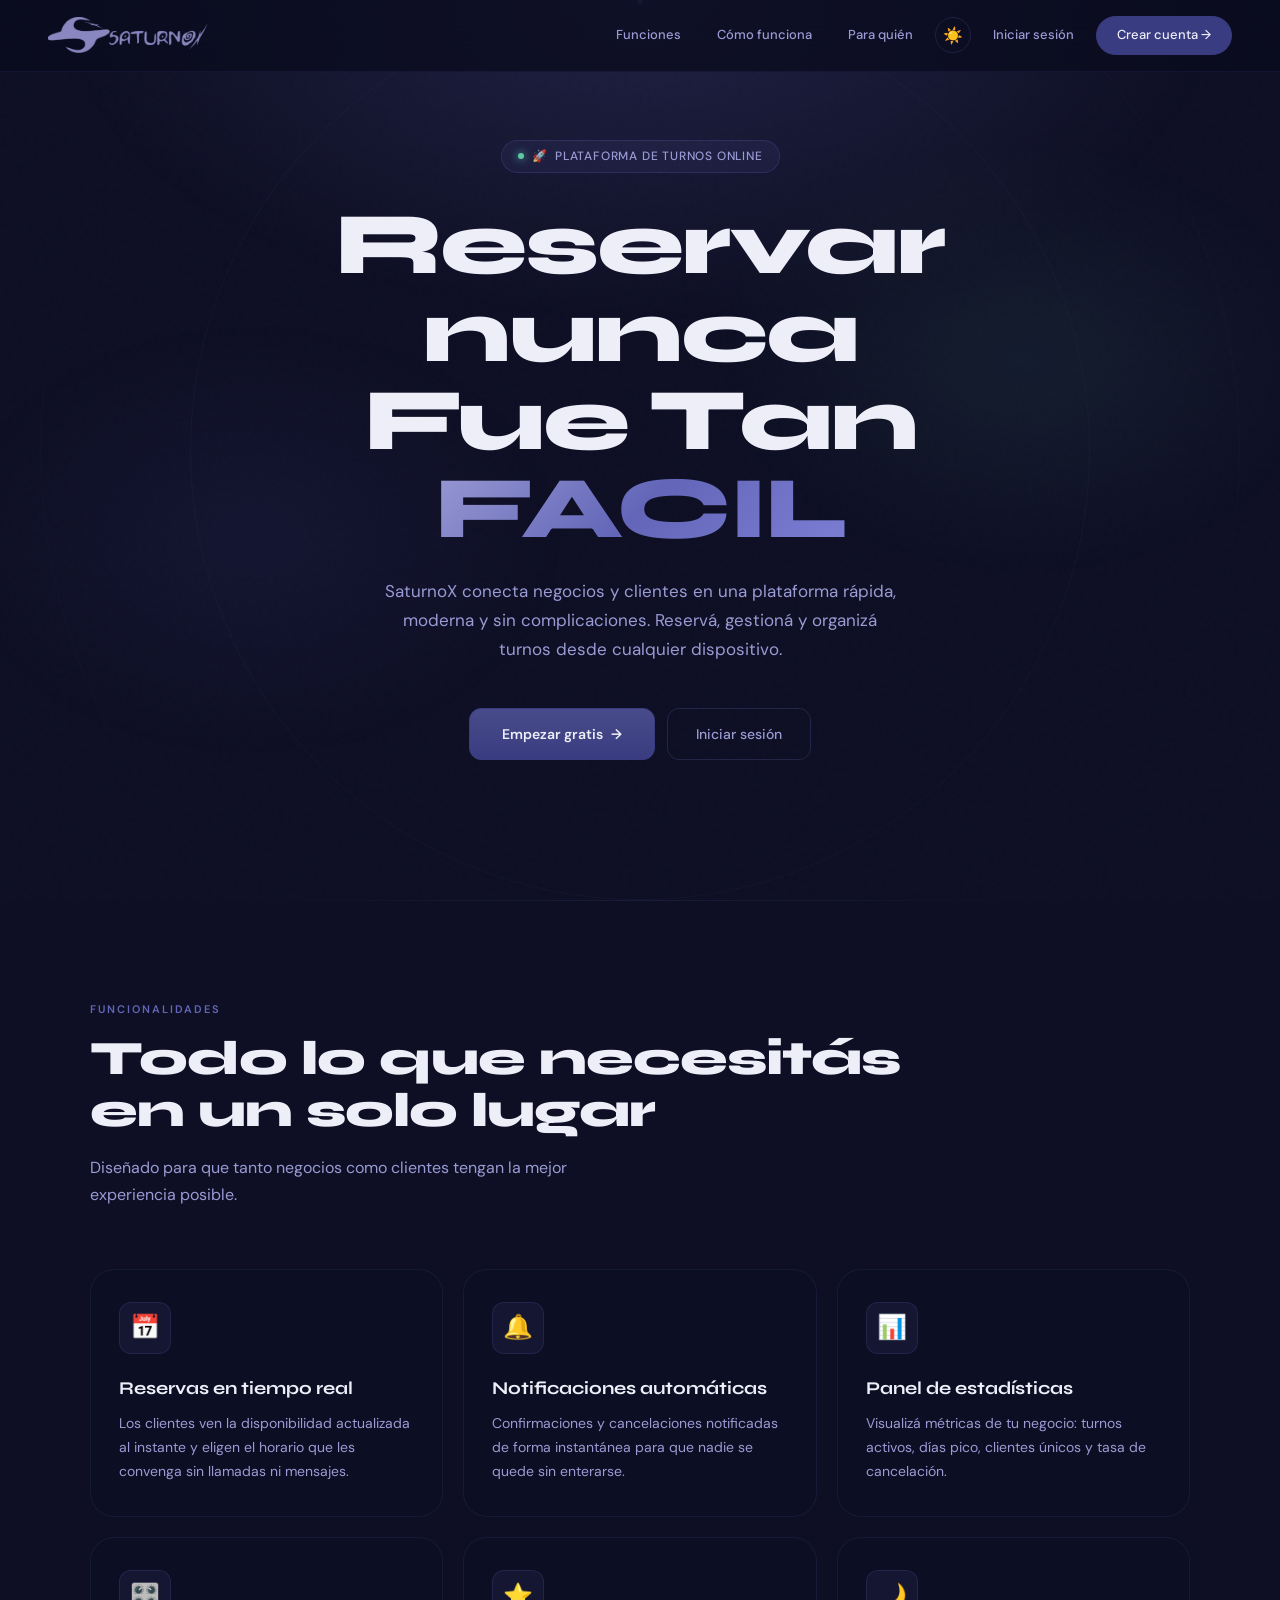
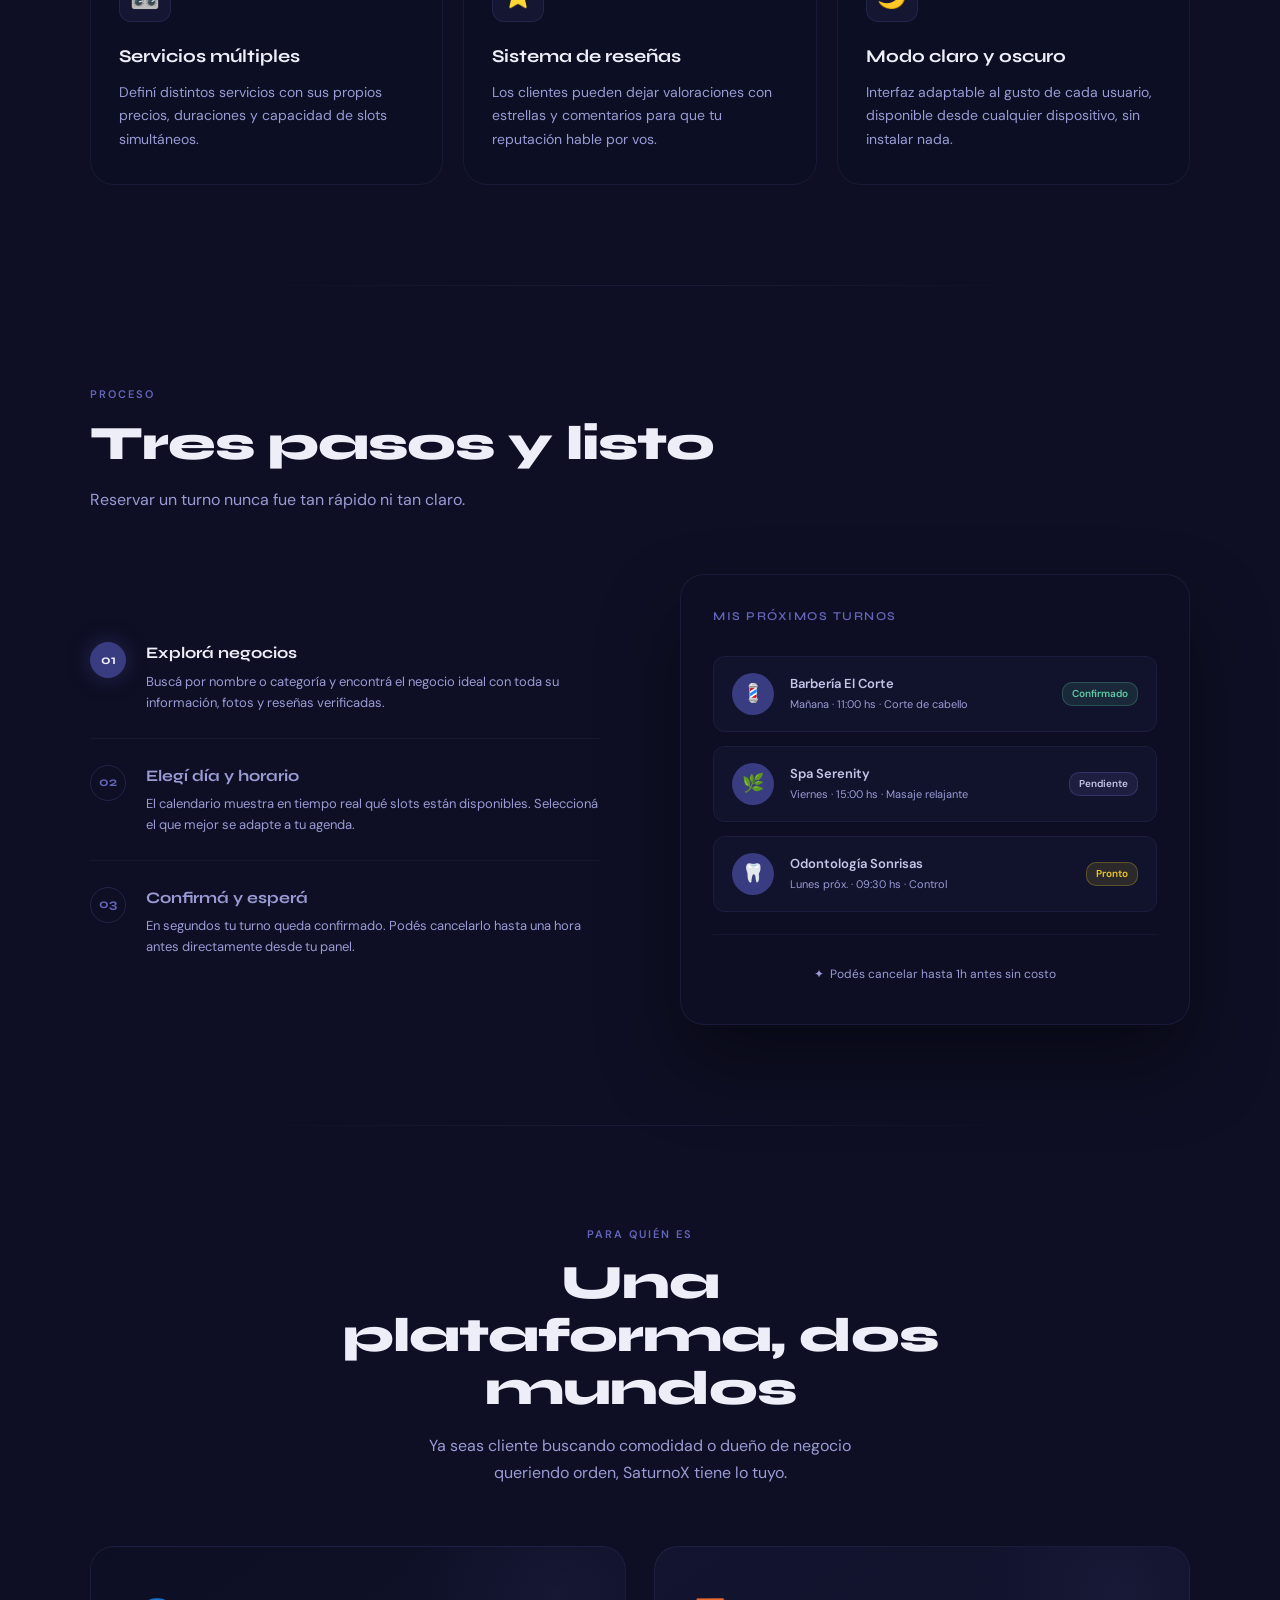
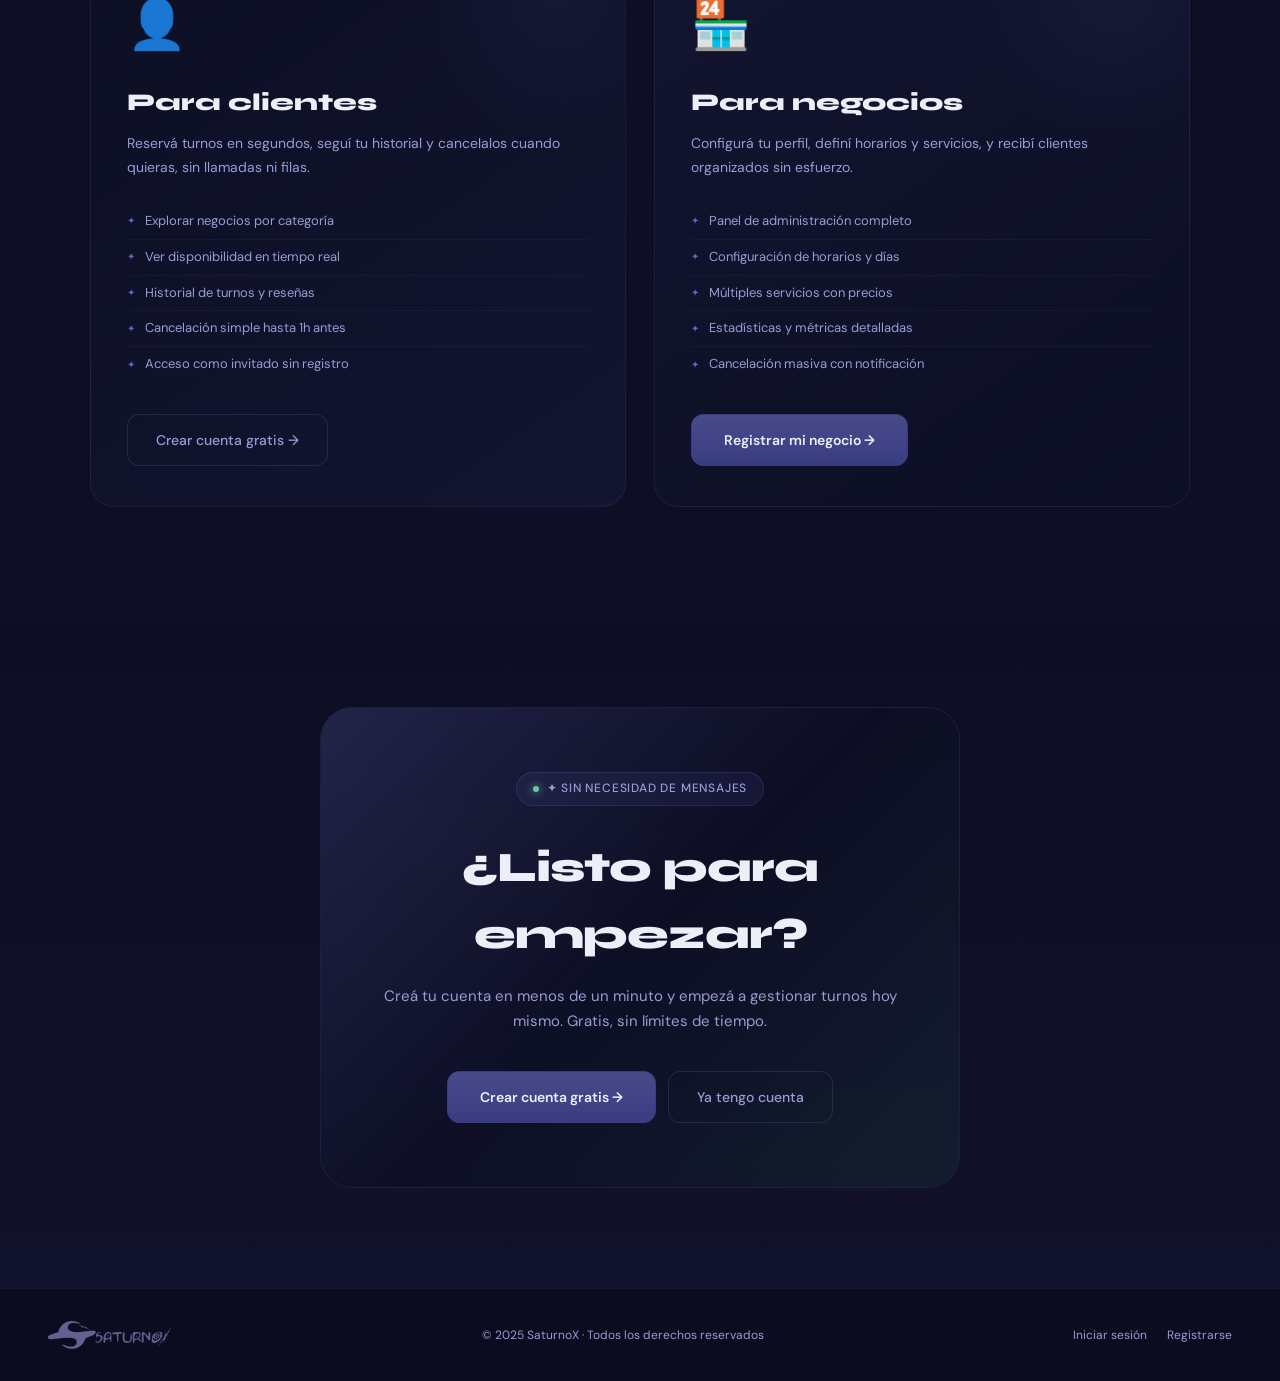
<file: inicio.html>
<!DOCTYPE html>
<html lang="es" data-theme="dark">
<head>
  <meta charset="UTF-8" />
  <meta name="viewport" content="width=device-width, initial-scale=1.0" />
  <title>SaturnoX — Turnos Online</title>
  <link rel="preconnect" href="https://fonts.googleapis.com" />
  <link rel="preconnect" href="https://fonts.gstatic.com" crossorigin />
  <link href="https://fonts.googleapis.com/css2?family=Syne:wght@400;500;600;700;800&family=DM+Sans:ital,opsz,wght@0,9..40,300;0,9..40,400;0,9..40,500;1,9..40,400&display=swap" rel="stylesheet" />
  <style>
    *,*::before,*::after{box-sizing:border-box;margin:0;padding:0}
    :root{
      --blue-50:#EEEEF8;
      --blue-100:#C4C5E8;
      --blue-200:#9A9BD4;
      --blue-400:#6366B8;
      --blue-600:#393C80;
      --blue-700:#2D3069;
      --blue-800:#252858;
      --blue-900:#181A3D;
      --navy:#0E0F24;
      --navy2:#13153A;
      --navy3:#0A0B1E;
      --green:#5DCAA5;
      --red:#E24B4A;
      --amber:#efca27;
      --border:1px solid rgba(99,102,184,.18);
      --r-sm:8px;--r-md:12px;--r-lg:16px;--r-xl:24px;
    }
    [data-theme="light"]{
      --blue-50:#1a1c3a;--blue-100:#252858;--blue-200:#393C80;
      --blue-400:#393C80;--blue-600:#4a4ea0;--navy:#EEEEF8;
      --navy2:#E4E5F4;--navy3:#D8DAF0;
    }

    html{scroll-behavior:smooth;scroll-snap-type:y proximity;}
    body{
      font-family:'DM Sans',sans-serif;
      background:var(--navy);
      color:var(--blue-50);
      min-height:100vh;
      overflow-x:hidden;
      line-height:1.6;
    }
    [data-theme="light"] body{background:linear-gradient(160deg,#dde0f4,#e8eaf6 50%,#D8DAF0);}

    /* ─── NOISE OVERLAY ─── */
    body::before{
      content:'';position:fixed;inset:0;z-index:0;pointer-events:none;
      background-image:url("data:image/svg+xml,%3Csvg viewBox='0 0 200 200' xmlns='http://www.w3.org/2000/svg'%3E%3Cfilter id='n'%3E%3CfeTurbulence type='fractalNoise' baseFrequency='0.9' numOctaves='4' stitchTiles='stitch'/%3E%3C/filter%3E%3Crect width='100%25' height='100%25' filter='url(%23n)' opacity='0.035'/%3E%3C/svg%3E");
      opacity:.4;
    }

    /* ─── NAVBAR ─── */
    nav{
      position:fixed;top:0;left:0;right:0;z-index:900;
      display:flex;align-items:center;justify-content:space-between;
      padding:16px 48px;
      background:rgba(10,11,30,.75);
      backdrop-filter:blur(20px);
      border-bottom:1px solid rgba(99,102,184,.1);
      transition:background .3s;
    }
    nav.scrolled{background:rgba(10,11,30,.95);}
    .nav-logo{display:flex;align-items:center;gap:10px;text-decoration:none;}
    .nav-logo img{height:36px;transition:opacity .3s;}
    .nav-links{display:flex;align-items:center;gap:8px;}
    .nav-link{
      font-size:13px;font-weight:500;color:var(--blue-200);
      text-decoration:none;padding:8px 14px;border-radius:20px;
      transition:all .2s;
    }
    .nav-link:hover{background:rgba(99,102,184,.1);color:var(--blue-50);}
    .nav-cta{
      background:var(--blue-600);
      border:1px solid var(--blue-600);
      color:var(--blue-50)!important;
      border-radius:20px;padding:8px 20px;
      font-size:13px;font-weight:500;
      text-decoration:none;transition:all .2s;
      display:inline-flex;align-items:center;gap:6px;
    }
    .nav-cta:hover{background:var(--blue-700);transform:translateY(-1px);}
    .theme-btn{
      background:transparent;border:1px solid rgba(99,102,184,.22);
      border-radius:50%;width:36px;height:36px;
      display:flex;align-items:center;justify-content:center;
      font-size:16px;cursor:pointer;color:var(--blue-200);
      transition:all .2s;
    }
    .theme-btn:hover{background:rgba(99,102,184,.1);}

    /* ─── HERO ─── */
    .hero{
      position:relative;min-height:100vh;
      display:flex;align-items:center;justify-content:center;
      overflow:hidden;padding:100px 24px 100px;
    }
    .hero-bg{
      position:absolute;inset:0;z-index:0;
      background:
        radial-gradient(ellipse 70% 55% at 50% 0%, rgba(99,102,184,.22) 0%, transparent 65%),
        radial-gradient(ellipse 40% 40% at 20% 60%, rgba(57,60,128,.15) 0%, transparent 60%),
        radial-gradient(ellipse 40% 40% at 80% 40%, rgba(93,202,165,.08) 0%, transparent 60%);
    }
    /* Orbits */
    .orbit{
      position:absolute;border-radius:50%;
      border:1px solid rgba(99,102,184,.07);
      pointer-events:none;
      animation:spinOrbit linear infinite;
    }
    .orbit:nth-child(1){width:600px;height:600px;top:50%;left:50%;transform:translate(-50%,-50%);animation-duration:60s;}
    .orbit:nth-child(2){width:900px;height:900px;top:50%;left:50%;transform:translate(-50%,-50%);animation-duration:90s;}
    .orbit:nth-child(3){width:1200px;height:1200px;top:50%;left:50%;transform:translate(-50%,-50%);animation-duration:120s;border-color:rgba(99,102,184,.04);}
    .orbit-dot{
      position:absolute;width:5px;height:5px;border-radius:50%;
      background:var(--blue-400);top:-2.5px;left:50%;transform:translateX(-50%);
      box-shadow:0 0 10px rgba(99,102,184,.8);
    }
    @keyframes spinOrbit{from{transform:translate(-50%,-50%) rotate(0deg)}to{transform:translate(-50%,-50%) rotate(360deg)}}

    .hero-content{position:relative;z-index:1;text-align:center;max-width:760px;margin:0 auto;animation:heroIn 1s ease both;}
    @keyframes heroIn{from{opacity:0;transform:translateY(30px)}to{opacity:1;transform:none}}

    .hero-badge{
      display:inline-flex;align-items:center;gap:8px;
      background:rgba(99,102,184,.1);border:1px solid rgba(99,102,184,.22);
      border-radius:20px;padding:6px 16px;
      font-size:12px;font-weight:500;color:var(--blue-200);
      margin-bottom:28px;letter-spacing:.8px;text-transform:uppercase;
      animation:heroIn 1s ease .15s both;
    }
    .hero-badge::before{content:'';width:6px;height:6px;border-radius:50%;background:var(--green);box-shadow:0 0 8px var(--green);}

    .hero h1{
      font-family:'Syne',sans-serif;
      font-size:clamp(42px,7vw,88px);
      font-weight:800;
      line-height:1.0;
      letter-spacing:-2px;
      margin-bottom:24px;
      animation:heroIn 1s ease .25s both;
    }
    .hero h1 em{
      font-style:normal;
      background:linear-gradient(135deg,var(--blue-200),var(--blue-400),#7c7fd4);
      -webkit-background-clip:text;-webkit-text-fill-color:transparent;background-clip:text;
    }
    .hero-sub{
      font-size:17px;color:var(--blue-200);
      max-width:520px;margin:0 auto 44px;line-height:1.7;
      animation:heroIn 1s ease .35s both;
    }
    .hero-actions{
      display:flex;gap:12px;justify-content:center;flex-wrap:wrap;
      animation:heroIn 1s ease .45s both;
    }
    .btn-primary{
      background:var(--blue-600);border:1px solid var(--blue-600);
      color:var(--blue-50);font-family:'DM Sans',sans-serif;
      font-size:14px;font-weight:600;padding:14px 32px;
      border-radius:var(--r-md);cursor:pointer;text-decoration:none;
      display:inline-flex;align-items:center;gap:8px;
      transition:all .25s;position:relative;overflow:hidden;
    }
    .btn-primary::after{
      content:'';position:absolute;inset:0;
      background:linear-gradient(to bottom,rgba(255,255,255,.08),transparent);
    }
    .btn-primary:hover{background:var(--blue-700);transform:translateY(-2px);box-shadow:0 12px 32px rgba(57,60,128,.4);}
    .btn-ghost{
      background:transparent;border:1px solid rgba(99,102,184,.25);
      color:var(--blue-200);font-family:'DM Sans',sans-serif;
      font-size:14px;font-weight:500;padding:14px 28px;
      border-radius:var(--r-md);cursor:pointer;text-decoration:none;
      display:inline-flex;align-items:center;gap:8px;
      transition:all .25s;
    }
    .btn-ghost:hover{background:rgba(99,102,184,.1);border-color:rgba(99,102,184,.45);color:var(--blue-50);}

    .hero-img{
      position:relative;z-index:1;
      margin:60px auto 0;
      max-width:900px;width:100%;
      animation:heroIn 1s ease .55s both;
    }




    /* ─── SECTIONS ─── */
    section{position:relative;z-index:1;padding:100px 24px;}
    .container{max-width:1100px;margin:0 auto;}

    .section-eyebrow{
      font-size:11px;font-weight:600;color:var(--blue-400);
      text-transform:uppercase;letter-spacing:2px;margin-bottom:14px;
    }
    .section-title{
      font-family:'Syne',sans-serif;font-size:clamp(30px,4vw,48px);
      font-weight:800;color:var(--blue-50);line-height:1.1;
      letter-spacing:-1px;margin-bottom:16px;
    }
    .section-sub{font-size:16px;color:var(--blue-200);max-width:480px;line-height:1.7;}

    /* ─── FEATURES ─── */
    .features-grid{
      display:grid;grid-template-columns:repeat(auto-fill,minmax(300px,1fr));
      gap:20px;margin-top:60px;
    }
    .feature-card{
      background:rgba(13,15,36,.6);
      border:1px solid rgba(99,102,184,.13);
      border-radius:var(--r-xl);padding:32px 28px;
      transition:all .35s;
      position:relative;overflow:hidden;
    }
    .feature-card::before{
      content:'';position:absolute;
      top:0;left:0;right:0;height:1px;
      background:linear-gradient(90deg,transparent,rgba(99,102,184,.3),transparent);
      opacity:0;transition:opacity .35s;
    }
    .feature-card:hover{
      border-color:rgba(99,102,184,.3);
      transform:translateY(-6px);
      box-shadow:0 24px 60px rgba(0,0,0,.35);
    }
    .feature-card:hover::before{opacity:1;}
    .feature-icon{
      width:52px;height:52px;border-radius:var(--r-md);
      background:rgba(99,102,184,.1);border:1px solid rgba(99,102,184,.18);
      display:flex;align-items:center;justify-content:center;
      font-size:24px;margin-bottom:20px;
    }
    .feature-card h3{
      font-family:'Syne',sans-serif;font-size:18px;font-weight:700;
      color:var(--blue-50);margin-bottom:10px;
    }
    .feature-card p{font-size:14px;color:var(--blue-200);line-height:1.7;}

    /* ─── HOW IT WORKS ─── */
    .how-layout{
      display:grid;grid-template-columns:1fr 1fr;
      gap:80px;align-items:center;margin-top:60px;
    }
    .steps{display:flex;flex-direction:column;gap:0;}
    .step{
      display:flex;gap:20px;padding:24px 0;
      border-bottom:1px solid rgba(99,102,184,.1);
      cursor:pointer;transition:all .2s;
    }
    .step:last-child{border-bottom:none;}
    .step:hover .step-body h4{color:var(--blue-100);}
    .step-num{
      width:36px;height:36px;border-radius:50%;
      border:1px solid rgba(99,102,184,.25);
      display:flex;align-items:center;justify-content:center;
      font-family:'Syne',sans-serif;font-size:13px;font-weight:700;
      color:var(--blue-400);flex-shrink:0;margin-top:2px;
      transition:all .2s;
    }
    .step.active .step-num{
      background:var(--blue-600);border-color:var(--blue-600);
      color:var(--blue-50);box-shadow:0 0 20px rgba(57,60,128,.5);
    }
    .step-body h4{
      font-family:'Syne',sans-serif;font-size:16px;font-weight:700;
      color:var(--blue-200);margin-bottom:6px;transition:color .2s;
    }
    .step.active .step-body h4{color:var(--blue-50);}
    .step-body p{font-size:13px;color:var(--blue-200);line-height:1.6;}

    .how-visual{
      background:rgba(13,15,36,.7);border:1px solid rgba(99,102,184,.15);
      border-radius:var(--r-xl);padding:32px;
      box-shadow:0 40px 80px rgba(0,0,0,.4);
      min-height:360px;display:flex;flex-direction:column;gap:14px;
    }
    .appt-card{
      background:rgba(99,102,184,.06);border:1px solid rgba(99,102,184,.12);
      border-radius:var(--r-md);padding:16px 18px;
      display:flex;align-items:center;gap:16px;
      transition:all .3s;
    }
    .appt-card:hover{background:rgba(99,102,184,.12);border-color:rgba(99,102,184,.25);}
    .appt-avatar{
      width:42px;height:42px;border-radius:50%;
      background:var(--blue-600);display:flex;align-items:center;justify-content:center;
      font-size:18px;flex-shrink:0;
    }
    .appt-info{flex:1;}
    .appt-name{font-size:13px;font-weight:600;color:var(--blue-100);}
    .appt-time{font-size:11px;color:var(--blue-200);margin-top:2px;}
    .appt-badge{
      font-size:10px;font-weight:600;padding:3px 9px;border-radius:10px;
    }
    .badge-green{background:rgba(93,202,165,.12);color:var(--green);border:1px solid rgba(93,202,165,.25);}
    .badge-blue{background:rgba(99,102,184,.15);color:var(--blue-100);border:1px solid rgba(99,102,184,.3);}
    .badge-amber{background:rgba(239,202,39,.12);color:var(--amber);border:1px solid rgba(239,202,39,.25);}

    /* ─── ROLES ─── */
    .roles-grid{
      display:grid;grid-template-columns:1fr 1fr;gap:28px;margin-top:60px;
    }
    .role-panel{
      border-radius:var(--r-xl);padding:40px 36px;
      border:1px solid rgba(99,102,184,.15);
      position:relative;overflow:hidden;
      transition:all .3s;
    }
    .role-panel:hover{transform:translateY(-4px);box-shadow:0 32px 80px rgba(0,0,0,.4);}
    .role-panel.user{
      background:linear-gradient(145deg,rgba(13,15,36,.9),rgba(20,22,50,.9));
    }
    .role-panel.business{
      background:linear-gradient(145deg,rgba(20,22,50,.9),rgba(13,15,36,.9));
    }
    .role-panel::before{
      content:'';position:absolute;
      width:300px;height:300px;border-radius:50%;
      top:-100px;right:-80px;
      background:radial-gradient(circle,rgba(99,102,184,.08),transparent 70%);
    }
    .role-emoji{font-size:48px;margin-bottom:20px;display:block;}
    .role-panel h3{
      font-family:'Syne',sans-serif;font-size:24px;font-weight:800;
      color:var(--blue-50);margin-bottom:10px;
    }
    .role-panel p{font-size:14px;color:var(--blue-200);line-height:1.7;margin-bottom:24px;}
    .role-list{list-style:none;margin-bottom:32px;}
    .role-list li{
      font-size:13px;color:var(--blue-200);padding:7px 0;
      display:flex;align-items:center;gap:10px;
      border-bottom:1px solid rgba(99,102,184,.08);
    }
    .role-list li:last-child{border-bottom:none;}
    .role-list li::before{content:'✦';color:var(--blue-400);font-size:10px;flex-shrink:0;}



    /* ─── CTA FINAL ─── */
    .cta-section{
      text-align:center;
      background:linear-gradient(180deg,transparent,rgba(57,60,128,.08));
    }
    .cta-box{
      max-width:640px;margin:0 auto;
      background:rgba(13,15,36,.7);
      border:1px solid rgba(99,102,184,.18);
      border-radius:32px;padding:64px 48px;
      backdrop-filter:blur(10px);
      position:relative;overflow:hidden;
    }
    .cta-box::before{
      content:'';position:absolute;inset:-1px;
      border-radius:33px;
      background:linear-gradient(135deg,rgba(99,102,184,.25),transparent 50%,rgba(93,202,165,.08));
      z-index:0;
    }
    .cta-box>*{position:relative;z-index:1;}
    .cta-box h2{
      font-family:'Syne',sans-serif;font-size:clamp(28px,4vw,42px);
      font-weight:800;letter-spacing:-1px;margin-bottom:16px;
    }
    .cta-box p{font-size:15px;color:var(--blue-200);margin-bottom:36px;line-height:1.7;}
    .cta-actions{display:flex;gap:12px;justify-content:center;flex-wrap:wrap;}

    /* ─── FOOTER ─── */
    footer{
      border-top:1px solid rgba(99,102,184,.1);
      padding:32px 48px;
      display:flex;align-items:center;justify-content:space-between;
      background:rgba(10,11,28,.5);
      position:relative;z-index:1;
      flex-wrap:wrap;gap:16px;
    }
    .footer-logo{display:flex;align-items:center;gap:8px;}
    .footer-logo img{height:28px;opacity:.7;}
    .footer-copy{font-size:12px;color:var(--blue-200);}
    .footer-links{display:flex;gap:20px;}
    .footer-links a{font-size:12px;color:var(--blue-200);text-decoration:none;transition:color .2s;}
    .footer-links a:hover{color:var(--blue-50);}

    /* ─── SCROLL REVEAL ─── */
    .reveal{opacity:0;transform:translateY(24px);transition:all .65s ease;}
    .reveal.visible{opacity:1;transform:none;}
    .reveal-delay-1{transition-delay:.1s;}
    .reveal-delay-2{transition-delay:.2s;}
    .reveal-delay-3{transition-delay:.3s;}
    .reveal-delay-4{transition-delay:.4s;}

    /* ─── MOBILE NAV ─── */
    .mobile-menu-btn{
      display:none;background:none;border:1px solid rgba(99,102,184,.2);
      border-radius:8px;padding:8px;cursor:pointer;color:var(--blue-200);font-size:18px;
    }

    /* ─── DIVIDER ─── */
    .section-divider{
      height:1px;
      background:linear-gradient(90deg,transparent,rgba(99,102,184,.15),transparent);
      margin:0 auto;max-width:800px;
    }

    /* ─── RESPONSIVE ─── */
    @media(max-width:900px){
      .how-layout{grid-template-columns:1fr;}
      .how-visual{display:none;}
      .roles-grid{grid-template-columns:1fr;}
    }
    @media(max-width:700px){
      nav{padding:12px 20px;}
      .nav-links .nav-link:not(.nav-cta){display:none;}
      .mobile-menu-btn{display:block;}
      section{padding:70px 20px;}
      footer{flex-direction:column;text-align:center;padding:24px 20px;}
      .footer-links{justify-content:center;}
      .cta-box{padding:40px 24px;}
    }

    /* Light theme adjustments */
    [data-theme="light"] .feature-card,
    [data-theme="light"] .how-visual,
    [data-theme="light"] .testi-card,
    [data-theme="light"] .cta-box{
      background:rgba(255,255,255,.75);
      backdrop-filter:blur(10px);
    }
    [data-theme="light"] .appt-card{background:rgba(99,102,184,.07);}
    [data-theme="light"] .role-panel.user,
    [data-theme="light"] .role-panel.business{background:rgba(255,255,255,.75);}
    [data-theme="light"] nav{background:rgba(238,238,248,.9);}
    [data-theme="light"] footer{background:rgba(232,234,246,.7);}
  </style>
</head>
<body>

<!-- NAVBAR -->
<nav id="mainNav">
  <a class="nav-logo" href="#">
    <img src="saturnox.png" alt="SaturnoX" id="navLogo" />
  </a>
  <div class="nav-links">
    <a class="nav-link" href="#features">Funciones</a>
    <a class="nav-link" href="#how">Cómo funciona</a>
    <a class="nav-link" href="#roles">Para quién</a>
    <button class="theme-btn" onclick="toggleTheme()" id="themeBtn" title="Cambiar tema">☀️</button>
    <a class="nav-link" href="index.html">Iniciar sesión</a>
    <a class="nav-cta" href="index.html" onclick="localStorage.setItem('sx_landing_tab','register')">Crear cuenta →</a>
  </div>
  <button class="mobile-menu-btn" onclick="toggleMobileMenu()">☰</button>
</nav>

<!-- HERO -->
<section class="hero" id="hero">
  <div class="hero-bg"></div>
  <div class="orbit"><div class="orbit-dot"></div></div>
  <div class="orbit"><div class="orbit-dot" style="top:auto;bottom:-2.5px;animation:spinOrbit 90s linear infinite reverse;"></div></div>
  <div class="orbit"></div>

  <div style="width:100%;max-width:1100px;margin:0 auto;">
    <div class="hero-content">
      <div class="hero-badge">🚀 &nbsp;Plataforma de turnos online</div>
      <h1>Reservar nunca<br/>Fue Tan <em>FACIL</em></h1>
      <p class="hero-sub">
        SaturnoX conecta negocios y clientes en una plataforma rápida, moderna y sin complicaciones.
        Reservá, gestioná y organizá turnos desde cualquier dispositivo.
      </p>
      <div class="hero-actions">
        <a class="btn-primary" href="index.html" onclick="localStorage.setItem('sx_landing_tab','register')">
          <span>Empezar gratis</span>
          <span>→</span>
        </a>
        <a class="btn-ghost" href="index.html">
          <span>Iniciar sesión</span>
        </a>
      </div>
    </div>


  </div>
</section>

<div class="section-divider"></div>

<!-- FEATURES -->
<section id="features">
  <div class="container">
    <div class="reveal">
      <div class="section-eyebrow">Funcionalidades</div>
      <h2 class="section-title">Todo lo que necesitás<br/>en un solo lugar</h2>
      <p class="section-sub">Diseñado para que tanto negocios como clientes tengan la mejor experiencia posible.</p>
    </div>
    <div class="features-grid">
      <div class="feature-card reveal reveal-delay-1">
        <div class="feature-icon">📅</div>
        <h3>Reservas en tiempo real</h3>
        <p>Los clientes ven la disponibilidad actualizada al instante y eligen el horario que les convenga sin llamadas ni mensajes.</p>
      </div>
      <div class="feature-card reveal reveal-delay-2">
        <div class="feature-icon">🔔</div>
        <h3>Notificaciones automáticas</h3>
        <p>Confirmaciones y cancelaciones notificadas de forma instantánea para que nadie se quede sin enterarse.</p>
      </div>
      <div class="feature-card reveal reveal-delay-3">
        <div class="feature-icon">📊</div>
        <h3>Panel de estadísticas</h3>
        <p>Visualizá métricas de tu negocio: turnos activos, días pico, clientes únicos y tasa de cancelación.</p>
      </div>
      <div class="feature-card reveal reveal-delay-1">
        <div class="feature-icon">🎛️</div>
        <h3>Servicios múltiples</h3>
        <p>Definí distintos servicios con sus propios precios, duraciones y capacidad de slots simultáneos.</p>
      </div>
      <div class="feature-card reveal reveal-delay-2">
        <div class="feature-icon">⭐</div>
        <h3>Sistema de reseñas</h3>
        <p>Los clientes pueden dejar valoraciones con estrellas y comentarios para que tu reputación hable por vos.</p>
      </div>
      <div class="feature-card reveal reveal-delay-3">
        <div class="feature-icon">🌙</div>
        <h3>Modo claro y oscuro</h3>
        <p>Interfaz adaptable al gusto de cada usuario, disponible desde cualquier dispositivo, sin instalar nada.</p>
      </div>
    </div>
  </div>
</section>

<div class="section-divider"></div>

<!-- HOW IT WORKS -->
<section id="how">
  <div class="container">
    <div class="reveal">
      <div class="section-eyebrow">Proceso</div>
      <h2 class="section-title">Tres pasos y listo</h2>
      <p class="section-sub">Reservar un turno nunca fue tan rápido ni tan claro.</p>
    </div>
    <div class="how-layout">
      <div class="steps">
        <div class="step active" onclick="setStep(this,0)">
          <div class="step-num">01</div>
          <div class="step-body">
            <h4>Explorá negocios</h4>
            <p>Buscá por nombre o categoría y encontrá el negocio ideal con toda su información, fotos y reseñas verificadas.</p>
          </div>
        </div>
        <div class="step" onclick="setStep(this,1)">
          <div class="step-num">02</div>
          <div class="step-body">
            <h4>Elegí día y horario</h4>
            <p>El calendario muestra en tiempo real qué slots están disponibles. Seleccioná el que mejor se adapte a tu agenda.</p>
          </div>
        </div>
        <div class="step" onclick="setStep(this,2)">
          <div class="step-num">03</div>
          <div class="step-body">
            <h4>Confirmá y esperá</h4>
            <p>En segundos tu turno queda confirmado. Podés cancelarlo hasta una hora antes directamente desde tu panel.</p>
          </div>
        </div>
      </div>

      <div class="how-visual reveal">
        <div style="font-family:'Syne',sans-serif;font-size:12px;font-weight:600;color:var(--blue-400);text-transform:uppercase;letter-spacing:1.5px;margin-bottom:16px;">Mis próximos turnos</div>
        <div class="appt-card">
          <div class="appt-avatar">💈</div>
          <div class="appt-info">
            <div class="appt-name">Barbería El Corte</div>
            <div class="appt-time">Mañana · 11:00 hs · Corte de cabello</div>
          </div>
          <div class="appt-badge badge-green">Confirmado</div>
        </div>
        <div class="appt-card">
          <div class="appt-avatar">🌿</div>
          <div class="appt-info">
            <div class="appt-name">Spa Serenity</div>
            <div class="appt-time">Viernes · 15:00 hs · Masaje relajante</div>
          </div>
          <div class="appt-badge badge-blue">Pendiente</div>
        </div>
        <div class="appt-card">
          <div class="appt-avatar">🦷</div>
          <div class="appt-info">
            <div class="appt-name">Odontología Sonrisas</div>
            <div class="appt-time">Lunes próx. · 09:30 hs · Control</div>
          </div>
          <div class="appt-badge badge-amber">Pronto</div>
        </div>
        <div style="height:1px;background:rgba(99,102,184,.1);margin:8px 0;"></div>
        <div style="font-size:12px;color:var(--blue-200);text-align:center;padding:8px;">
          ✦ &nbsp;Podés cancelar hasta 1h antes sin costo
        </div>
      </div>
    </div>
  </div>
</section>

<div class="section-divider"></div>

<!-- ROLES -->
<section id="roles">
  <div class="container">
    <div class="reveal" style="text-align:center;max-width:600px;margin:0 auto 0;">
      <div class="section-eyebrow">Para quién es</div>
      <h2 class="section-title">Una plataforma, dos mundos</h2>
      <p class="section-sub" style="margin:0 auto;">Ya seas cliente buscando comodidad o dueño de negocio queriendo orden, SaturnoX tiene lo tuyo.</p>
    </div>
    <div class="roles-grid" style="margin-top:60px;">
      <div class="role-panel user reveal">
        <span class="role-emoji">👤</span>
        <h3>Para clientes</h3>
        <p>Reservá turnos en segundos, seguí tu historial y cancelalos cuando quieras, sin llamadas ni filas.</p>
        <ul class="role-list">
          <li>Explorar negocios por categoría</li>
          <li>Ver disponibilidad en tiempo real</li>
          <li>Historial de turnos y reseñas</li>
          <li>Cancelación simple hasta 1h antes</li>
          <li>Acceso como invitado sin registro</li>
        </ul>
        <a class="btn-ghost" href="index.html" onclick="localStorage.setItem('sx_landing_tab','register')" style="display:inline-flex;align-items:center;gap:8px;">Crear cuenta gratis →</a>
      </div>
      <div class="role-panel business reveal reveal-delay-2">
        <span class="role-emoji">🏪</span>
        <h3>Para negocios</h3>
        <p>Configurá tu perfil, definí horarios y servicios, y recibí clientes organizados sin esfuerzo.</p>
        <ul class="role-list">
          <li>Panel de administración completo</li>
          <li>Configuración de horarios y días</li>
          <li>Múltiples servicios con precios</li>
          <li>Estadísticas y métricas detalladas</li>
          <li>Cancelación masiva con notificación</li>
        </ul>
        <a class="btn-primary" href="index.html" onclick="localStorage.setItem('sx_landing_tab','register')" style="display:inline-flex;align-items:center;gap:8px;">Registrar mi negocio →</a>
      </div>
    </div>
  </div>
</section>



<!-- CTA FINAL -->
<section class="cta-section">
  <div class="container">
    <div class="cta-box reveal">
      <div class="hero-badge" style="margin:0 auto 28px;">✦ Sin necesidad de mensajes</div>
      <h2>¿Listo para empezar?</h2>
      <p>Creá tu cuenta en menos de un minuto y empezá a gestionar turnos hoy mismo. Gratis, sin límites de tiempo.</p>
      <div class="cta-actions">
        <a class="btn-primary" href="index.html" onclick="localStorage.setItem('sx_landing_tab','register')">Crear cuenta gratis →</a>
        <a class="btn-ghost" href="index.html">Ya tengo cuenta</a>
      </div>
    </div>
  </div>
</section>

<!-- FOOTER -->
<footer>
  <div class="footer-logo">
    <img src="saturnox.png" alt="SaturnoX" id="footerLogo" />
  </div>
  <div class="footer-copy">© 2025 SaturnoX · Todos los derechos reservados</div>
  <div class="footer-links">
    <a href="index.html">Iniciar sesión</a>
    <a href="index.html">Registrarse</a>
  </div>
</footer>

<script>
  /* ─── THEME ─── */
  function updateLogos(t){
    const src = t==='light' ? 'saturnoxdark.png' : 'saturnox.png';
    document.querySelectorAll('#navLogo,#footerLogo').forEach(el=>el&&(el.src=src));
    const btn = document.getElementById('themeBtn');
    if(btn) btn.textContent = t==='dark'?'☀️':'🌙';
  }
  function initTheme(){
    const t=localStorage.getItem('sx_theme')||'dark';
    document.documentElement.setAttribute('data-theme',t);
    updateLogos(t);
  }
  function toggleTheme(){
    const cur=document.documentElement.getAttribute('data-theme')||'dark';
    const next=cur==='dark'?'light':'dark';
    document.documentElement.setAttribute('data-theme',next);
    localStorage.setItem('sx_theme',next);
    updateLogos(next);
  }
  initTheme();

  /* ─── NAVBAR SCROLL ─── */
  const nav=document.getElementById('mainNav');
  window.addEventListener('scroll',()=>{
    nav.classList.toggle('scrolled',window.scrollY>40);
  });

  /* ─── MOBILE MENU ─── */
  function toggleMobileMenu(){
    // Simple: redirect to login
    window.location.href='index.html';
  }

  /* ─── SCROLL REVEAL ─── */
  const revealEls=document.querySelectorAll('.reveal');
  const obs=new IntersectionObserver(entries=>{
    entries.forEach(e=>{if(e.isIntersecting){e.target.classList.add('visible');obs.unobserve(e.target);}});
  },{threshold:.12});
  revealEls.forEach(el=>obs.observe(el));



  /* ─── STEPS ─── */
  function setStep(el,i){
    document.querySelectorAll('.step').forEach(s=>s.classList.remove('active'));
    el.classList.add('active');
  }
</script>
</body>
</html>
</file>
<file: styles.css>
@import url('https://fonts.googleapis.com/css2?family=Syne:wght@400;500;600;700&family=DM+Sans:ital,wght@0,300;0,400;0,500;1,400&display=swap');

*,*::before,*::after{box-sizing:border-box;margin:0;padding:0}
:root{
  --blue-50:#EEEEF8;
  --blue-100:#C4C5E8;
  --blue-200:#9A9BD4;
  --blue-400:#6366B8;
  --blue-600:#393C80;
  --blue-700:#2D3069;
  --blue-800:#252858;
  --blue-900:#181A3D;
  --navy:#0E0F24;
  --navy2:#13153A;
  --navy3:#0A0B1E;
  --green:#5DCAA5;
  --green-bg:rgba(29,158,117,.12);
  --green-bd:rgba(29,158,117,.28);
  --red:#E24B4A;
  --red-bg:rgba(226,75,74,.12);
  --red-bd:rgba(226,75,74,.28);
  --amber:#efca27;
  --amber-bg:rgba(239,159,39,.12);
  --amber-bd:rgba(239,159,39,.28);
  --font-display:'smooth',sans-serif;
  --font-body:'DM Sans',sans-serif;
  --r-sm:8px;--r-md:12px;--r-lg:16px;--r-xl:24px;
  --border:1px solid rgba(99,102,184,.2);
  --glass:rgba(255,255,255,.033);
  --glass-h:rgba(99,102,184,.1);
}
html{scroll-behavior:smooth}
body{font-family:var(--font-body);background:var(--navy);color:var(--blue-50);min-height:100vh;line-height:1.6}
.hidden{display:none!important}

/* NAVBAR */
.navbar{position:sticky;top:0;z-index:200;display:flex;align-items:center;justify-content:space-between;padding:14px 36px;background:rgba(10,22,40,.92);backdrop-filter:blur(14px);border-bottom:var(--border)}
.logo{font-family:var(--font-display);font-size:22px;font-weight:700;color:var(--blue-200);text-decoration:none;letter-spacing:-.5px}
.logo span{color:var(--blue-400)}
.nav-right{display:flex;gap:8px;align-items:center}

/* BUTTONS */
.btn{font-family:var(--font-body);font-size:13px;font-weight:500;padding:8px 16px;border-radius:20px;border:1px solid rgba(99,102,184,.3);background:transparent;color:var(--blue-200);cursor:pointer;transition:all .2s;text-decoration:none;display:inline-flex;align-items:center;gap:6px}
.btn:hover{background:rgba(99,102,184,.1);border-color:rgba(99,102,184,.5)}
.btn.primary{background:var(--blue-600);border-color:var(--blue-600);color:var(--blue-50)}
.btn.primary:hover{background:var(--blue-700)}
.btn.danger{background:var(--red-bg);border-color:var(--red-bd);color:var(--red)}
.btn.danger:hover{background:rgba(226,75,74,.22)}
.btn.success{background:var(--green-bg);border-color:var(--green-bd);color:var(--green)}
.btn.lg{font-size:14px;padding:11px 26px;border-radius:var(--r-md)}
.btn.full{width:100%;justify-content:center}
.btn:disabled{opacity:.38;cursor:not-allowed}

/* FORMS */
.form-group{margin-bottom:16px}
.form-label{display:block;font-size:11px;font-weight:500;color:var(--blue-200);text-transform:uppercase;letter-spacing:1.2px;margin-bottom:6px}
.form-input,.form-select,.form-textarea{width:100%;background:rgba(255,255,255,.04);border:var(--border);border-radius:var(--r-sm);padding:10px 14px;font-family:var(--font-body);font-size:14px;color:var(--blue-50);outline:none;transition:border-color .2s}
.form-input:focus,.form-select:focus,.form-textarea:focus{border-color:var(--blue-400);background:rgba(99,102,184,.06)}
.form-input::placeholder,.form-textarea::placeholder{color:rgba(181,212,244,.32)}
.form-select option{background:var(--navy2);color:var(--blue-50)}
.form-textarea{resize:vertical;min-height:80px}
.form-row{display:grid;grid-template-columns:1fr 1fr;gap:12px}

/* BADGES */
.badge{display:inline-block;font-size:10px;font-weight:500;padding:3px 9px;border-radius:10px;background:rgba(99,102,184,.12);color:var(--blue-200);border:1px solid rgba(99,102,184,.22)}
.badge.green{background:var(--green-bg);color:var(--green);border-color:var(--green-bd)}
.badge.red,.badge.cancelled{background:var(--red-bg);color:var(--red);border-color:var(--red-bd)}
.badge.amber{background:var(--amber-bg);color:var(--amber);border-color:var(--amber-bd)}
.badge.blue{background:rgba(99,102,184,.18);color:var(--blue-100);border-color:rgba(99,102,184,.35)}

/* ALERTS */
.alert{padding:11px 14px;border-radius:var(--r-sm);font-size:13px;margin-bottom:14px;display:none}
.alert.error{background:var(--red-bg);border:1px solid var(--red-bd);color:var(--red);display:block}
.alert.success{background:var(--green-bg);border:1px solid var(--green-bd);color:var(--green);display:block}
.alert.warning{background:var(--amber-bg);border:1px solid var(--amber-bd);color:var(--amber);display:block}

/* TOAST */
.toast-container{position:fixed;bottom:24px;right:24px;z-index:1000;display:flex;flex-direction:column;gap:8px}
.toast{display:flex;align-items:center;gap:10px;background:var(--navy2);border:var(--border);border-radius:var(--r-md);padding:12px 18px;font-size:13px;color:var(--blue-50);animation:slideInR .3s ease;min-width:240px;max-width:340px;box-shadow:0 4px 24px rgba(0,0,0,.4)}
.toast.success{border-color:var(--green-bd)}.toast.error{border-color:var(--red-bd)}.toast.warning{border-color:var(--amber-bd)}
.toast-icon{font-size:15px;flex-shrink:0}

/* ANIMATIONS */
@keyframes fadeIn{from{opacity:0}to{opacity:1}}
@keyframes slideUp{from{opacity:0;transform:translateY(20px)}to{opacity:1;transform:none}}
@keyframes slideDown{from{opacity:0;transform:translateY(-10px)}to{opacity:1;transform:none}}
@keyframes slideInR{from{opacity:0;transform:translateX(20px)}to{opacity:1;transform:none}}
@keyframes pulse{0%,100%{opacity:1}50%{opacity:.5}}

/* SECTION TITLES */
.section-ttl{font-family:var(--font-display);font-size:12px;font-weight:500;color:var(--blue-400);text-transform:uppercase;letter-spacing:1.5px}

/* RESPONSIVE */
@media(max-width:700px){
  .navbar{padding:12px 16px}
  .form-row{grid-template-columns:1fr}
}

/* MOBILE TOUCH & USABILITY */
@media(max-width:700px){
  .btn { min-height: 42px; }
  .form-input, .form-select, .form-textarea { font-size: 16px !important; } /* prevent iOS auto-zoom */
  .toast-container { bottom: 80px; right: 12px; left: 12px; }
  .toast { min-width: 0; max-width: 100%; width: 100%; }
  .modal-overlay { padding: 16px; align-items: flex-end; }
  .modal-box { border-radius: var(--r-xl) var(--r-xl) var(--r-md) var(--r-md); }
  .badge { font-size: 9px; padding: 2px 7px; }

  /* NAVBAR MOBILE — más compacta y sin amontonamiento */
  .navbar { padding: 10px 14px; gap: 8px; }
  .logo img { height: 32px !important; }
  .nav-right { gap: 6px; }

  /* Ocultar texto del tema-toggle en mobile, solo ícono */
  .theme-toggle .theme-label { display: none; }
  .theme-toggle { padding: 6px 8px; font-size: 16px; border-radius: 50%; width: 36px; height: 36px; justify-content: center; }
}

/* ══════════════════════════════════════════
   THEME TOGGLE BUTTON
══════════════════════════════════════════ */
.theme-toggle{
  background:transparent;border:1px solid rgba(99,102,184,.22);
  border-radius:20px;padding:5px 10px;font-size:14px;cursor:pointer;
  color:var(--blue-200);transition:all .2s;line-height:1;
  display:inline-flex;align-items:center;gap:5px;
  font-family:var(--font-body);font-size:12px;font-weight:500;
}
.theme-toggle:hover{background:rgba(99,102,184,.1);border-color:rgba(99,102,184,.4);}

/* ══════════════════════════════════════════
   LIGHT MODE — VARIABLE OVERRIDES
══════════════════════════════════════════ */
[data-theme="light"]{
  --blue-50:#1a1c3a;
  --blue-100:#252858;
  --blue-200:#393C80;
  --blue-400: #393C80;
  --blue-600:#4a4ea0;
  --blue-700:#393C80;
  --blue-800:#2D3069;
  --blue-900:#1a1c3a;
  --navy:#EEEEF8;
  --navy2:#E4E5F4;
  --navy3:#D8DAF0;
  --green:#1a8a6a;
  --green-bg:rgba(26,138,106,.1);
  --green-bd:rgba(26,138,106,.28);
  --red:#b83030;
  --red-bg:rgba(184,48,48,.09);
  --red-bd:rgba(184,48,48,.25);
  --amber:#8a6000;
  --amber-bg:rgba(138,96,0,.09);
  --amber-bd:rgba(138,96,0,.25);
  --border:1px solid rgba(99,102,184,.28);
  --glass:rgba(255,255,255,.65);
  --glass-h:rgba(99,102,184,.12);
}
[data-theme="light"] body{
  background:#d7d7ff;color:#1a1c3a;
}

/* Navbar */
[data-theme="light"] .navbar{
  background:rgba(238,238,248,.94);
  border-bottom:1px solid rgba(99,102,184,.22);
}
[data-theme="light"] .logo{color:var(--blue-200);}

/* Inputs & forms */
[data-theme="light"] .form-input,
[data-theme="light"] .form-select,
[data-theme="light"] .form-textarea{
  background:rgba(255,255,255,.8);
  border-color:rgba(99,102,184,.3);
  color:#1a1c3a;
}
[data-theme="light"] .form-input::placeholder,
[data-theme="light"] .form-textarea::placeholder{color:rgba(57,60,128,.45);}
[data-theme="light"] .form-input:focus,
[data-theme="light"] .form-select:focus,
[data-theme="light"] .form-textarea:focus{
  background:rgba(255,255,255,.95);
  border-color:var(--blue-400);
}
[data-theme="light"] .form-select option{background:#E4E5F4;color:#1a1c3a;}

/* Toasts */
[data-theme="light"] .toast{
  background:#fff;color:#1a1c3a;
  border-color:rgba(99,102,184,.3);
}

/* Mobile menu */
[data-theme="light"] .mobile-menu{
  background:var(--navy2);
  border-color:rgba(99,102,184,.25);
}
[data-theme="light"] .mobile-menu-item{color:var(--blue-100);}

/* Auth page specifics */
[data-theme="light"] .auth-box{
  background:rgba(255,255,255,.82);
  backdrop-filter:blur(20px);
}
[data-theme="light"] .auth-left{
  background:linear-gradient(145deg,#dde0f4 0%,#e8eaf6 100%);
}
[data-theme="light"] .tabs{
  background:rgba(99,102,184,.08);
  border-color:rgba(99,102,184,.22);
}
[data-theme="light"] .tab-btn{color:var(--blue-200);}
[data-theme="light"] .role-card{border-color:rgba(99,102,184,.25);}
[data-theme="light"] .role-card:hover{background:rgba(99,102,184,.1);}
[data-theme="light"] .role-card.selected{background:rgba(99,102,184,.15);border-color:var(--blue-400);}

/* Search section */
[data-theme="light"] .search-section{
  background:rgba(255,255,255,.5);
  border-color:rgba(99,102,184,.2);
}
[data-theme="light"] .search-wrap{
  background:rgba(255,255,255,.8);
  border-color:rgba(99,102,184,.25);
}
[data-theme="light"] .search-wrap input{color:#1a1c3a;}
[data-theme="light"] .cat-btn{
  background:transparent;
  border-color:rgba(99,102,184,.25);
  color:var(--blue-200);
}
[data-theme="light"] .cat-btn:hover,
[data-theme="light"] .cat-btn.active{
  background:var(--blue-600);
  border-color:var(--blue-600);
  color:#fff;
}

/* Booking panel */
[data-theme="light"] .booking-panel{
  background:rgba(255,255,255,.75);
  backdrop-filter:blur(10px);
}
[data-theme="light"] .date-pill{
  border-color:rgba(99,102,184,.25);
  color:#1a1c3a;
}
[data-theme="light"] .slot{
  border-color:rgba(99,102,184,.2);
  color:var(--blue-200);
}
[data-theme="light"] .slot:hover:not(:disabled){background:rgba(99,102,184,.12);}

/* Modals */
[data-theme="light"] .cancelApptModal > div,
[data-theme="light"] [style*="background:var(--navy2)"]{
  background:var(--navy2) !important;
}

/* Sidebar (business) */
[data-theme="light"] .sidebar{
  background:rgba(228,229,244,.85);
  border-right-color:rgba(99,102,184,.22);
}
[data-theme="light"] .sidebar-btn{color:var(--blue-200);}
[data-theme="light"] .sidebar-btn:hover{background:rgba(99,102,184,.12);color:var(--blue-100);}
[data-theme="light"] .sidebar-btn.active{background:rgba(99,102,184,.2);color:var(--blue-100);}

/* Emoji panel */
[data-theme="light"] .emoji-panel{
  background:rgba(240,241,250,.98);
}
[data-theme="light"] .emoji-search{
  background:rgba(255,255,255,.8);color:#1a1c3a;
}

/* Setup card */
[data-theme="light"] .setup-card{
  background:rgba(255,255,255,.65);
}
[data-theme="light"] .icon-opt{background:transparent;}
[data-theme="light"] .icon-opt:hover{background:rgba(99,102,184,.1);}
[data-theme="light"] .icon-opt.selected{background:rgba(99,102,184,.18);}

/* Guest banner */
[data-theme="light"] .guest-info-banner{
  background:rgba(99,102,184,.1);
  border-color:rgba(99,102,184,.3);
}
</file>
